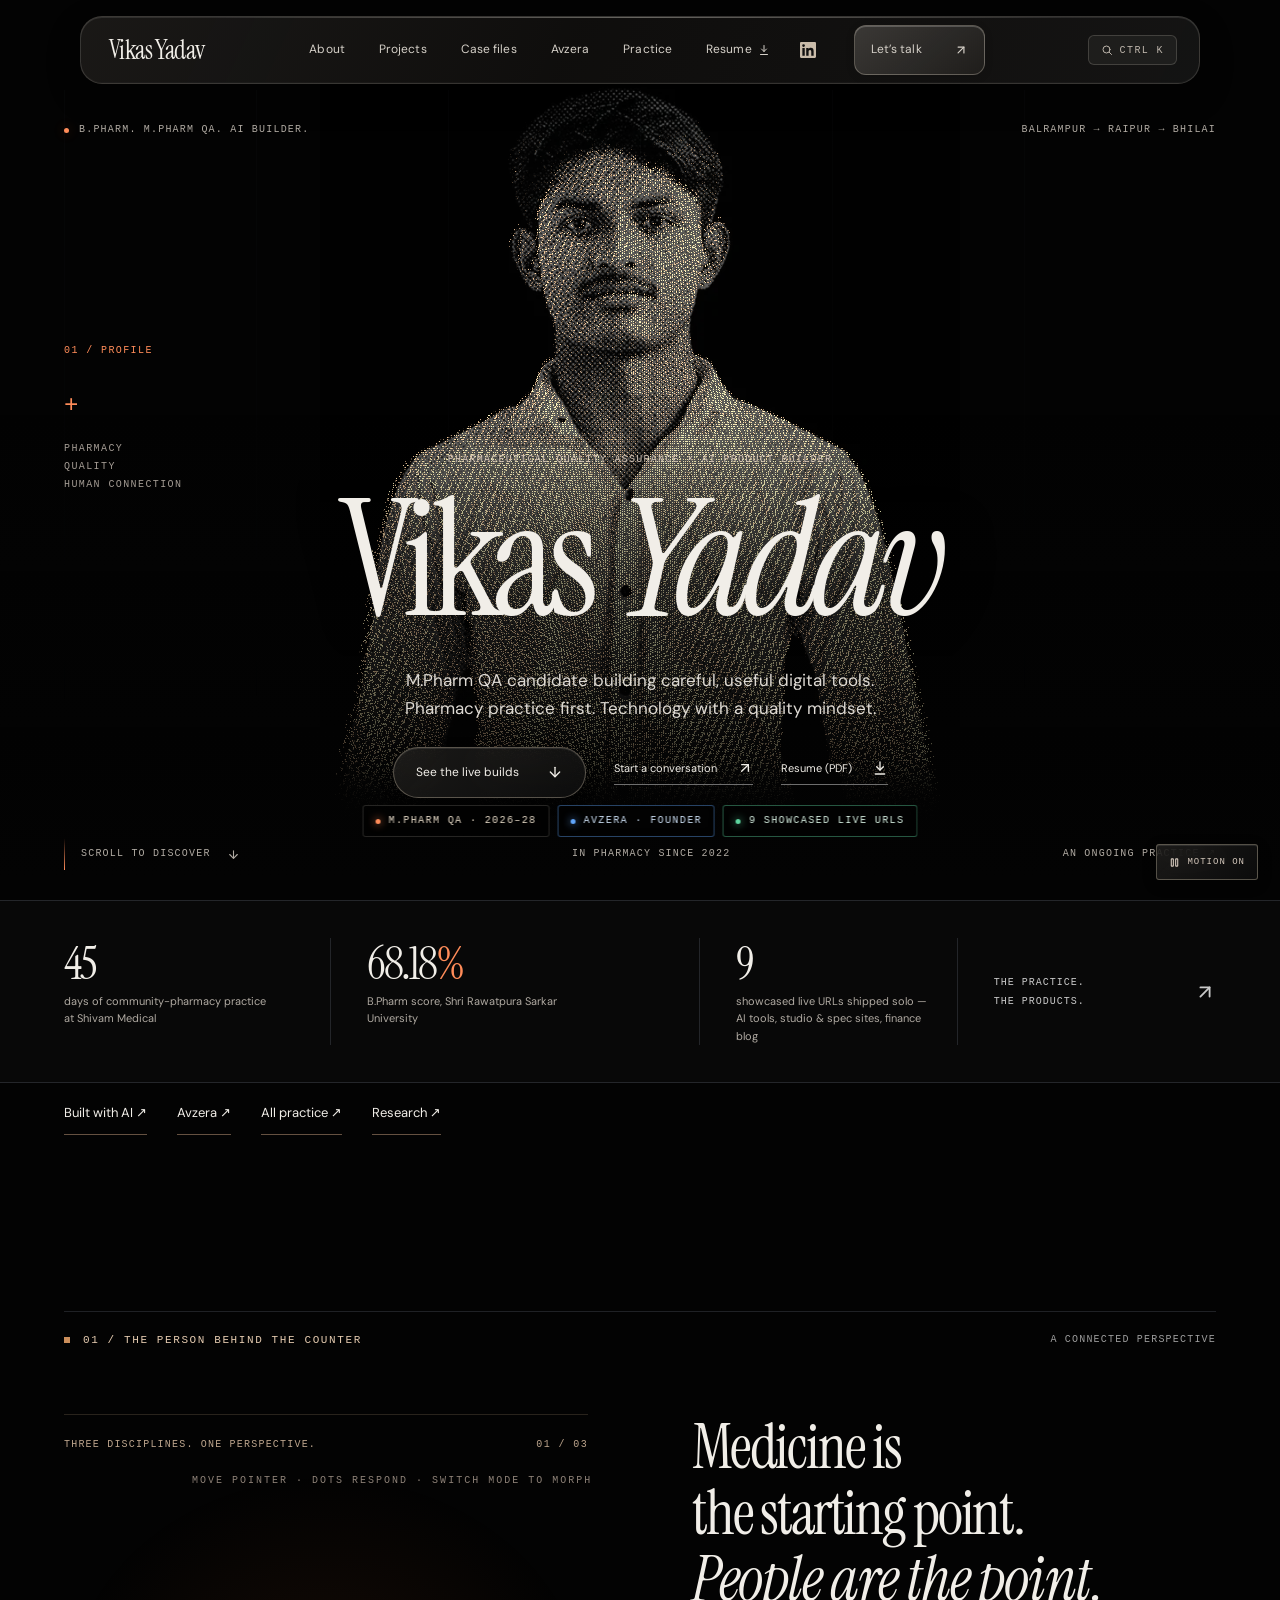
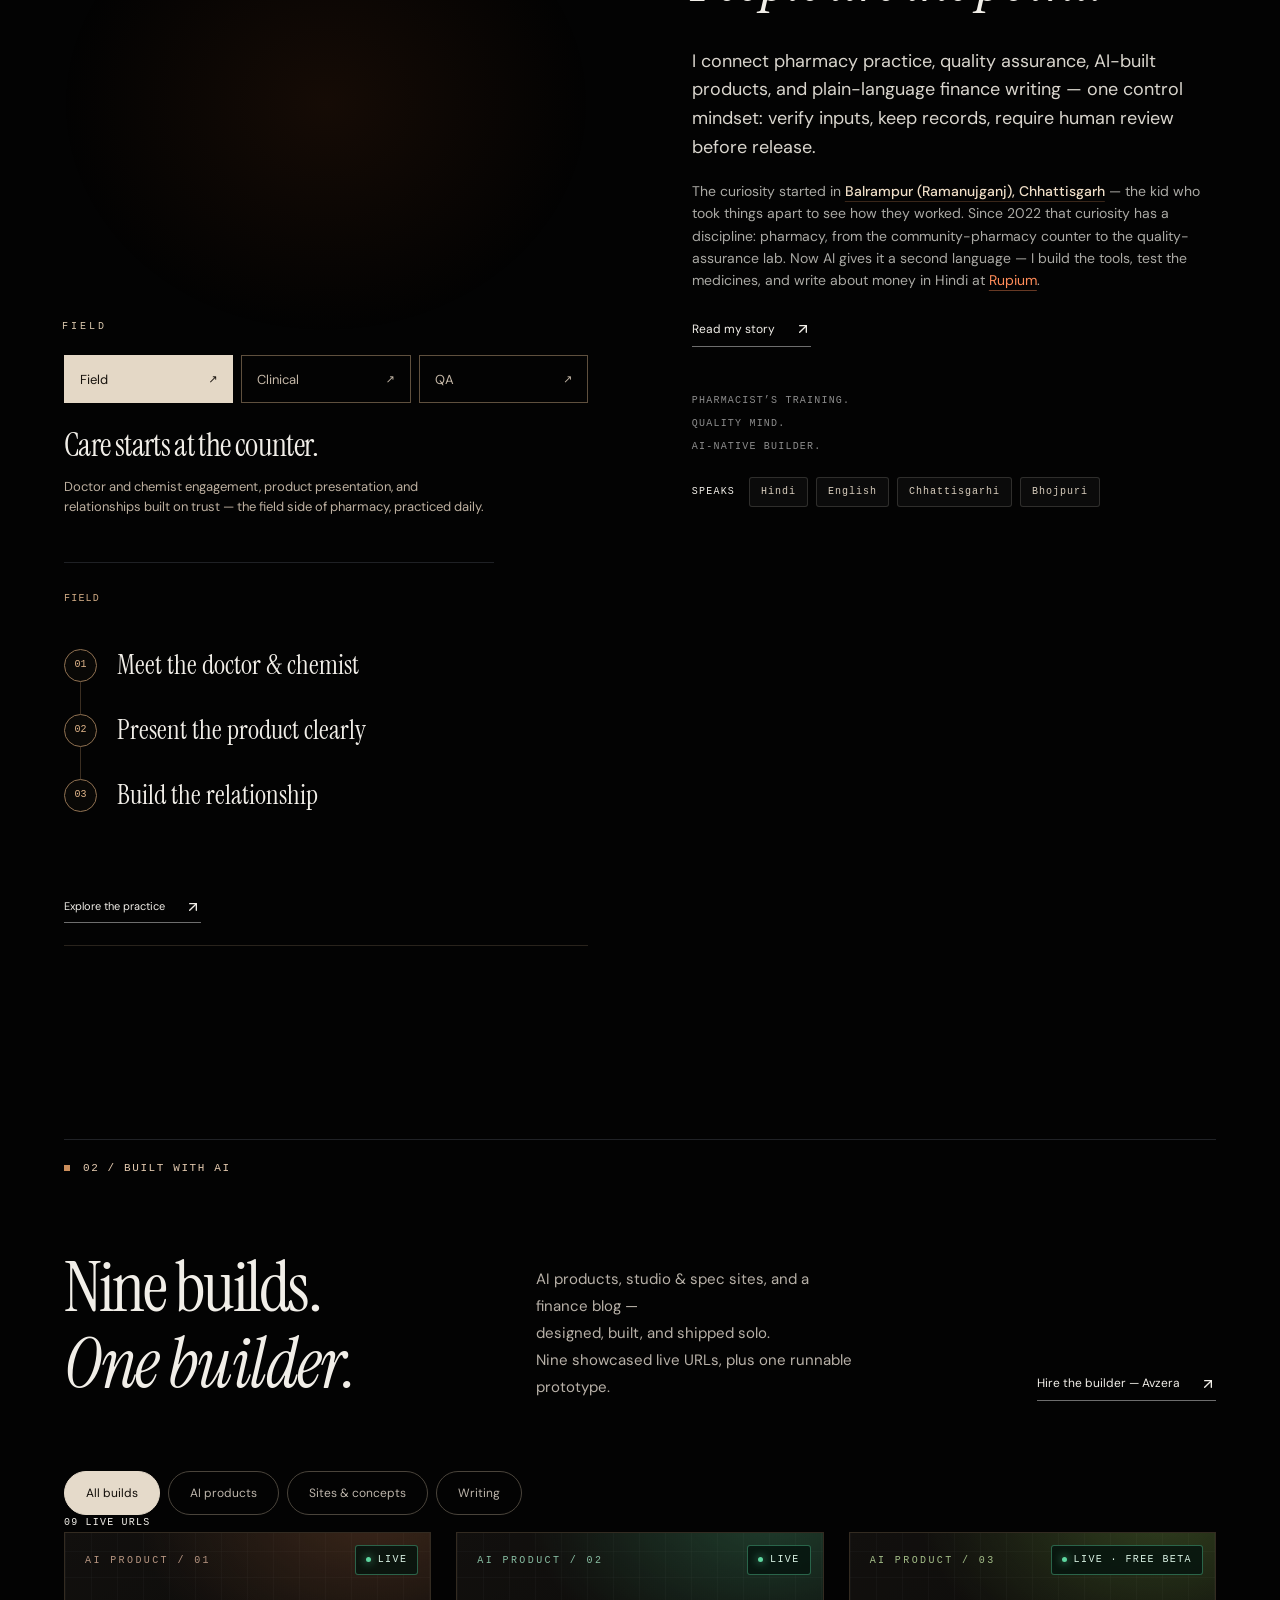
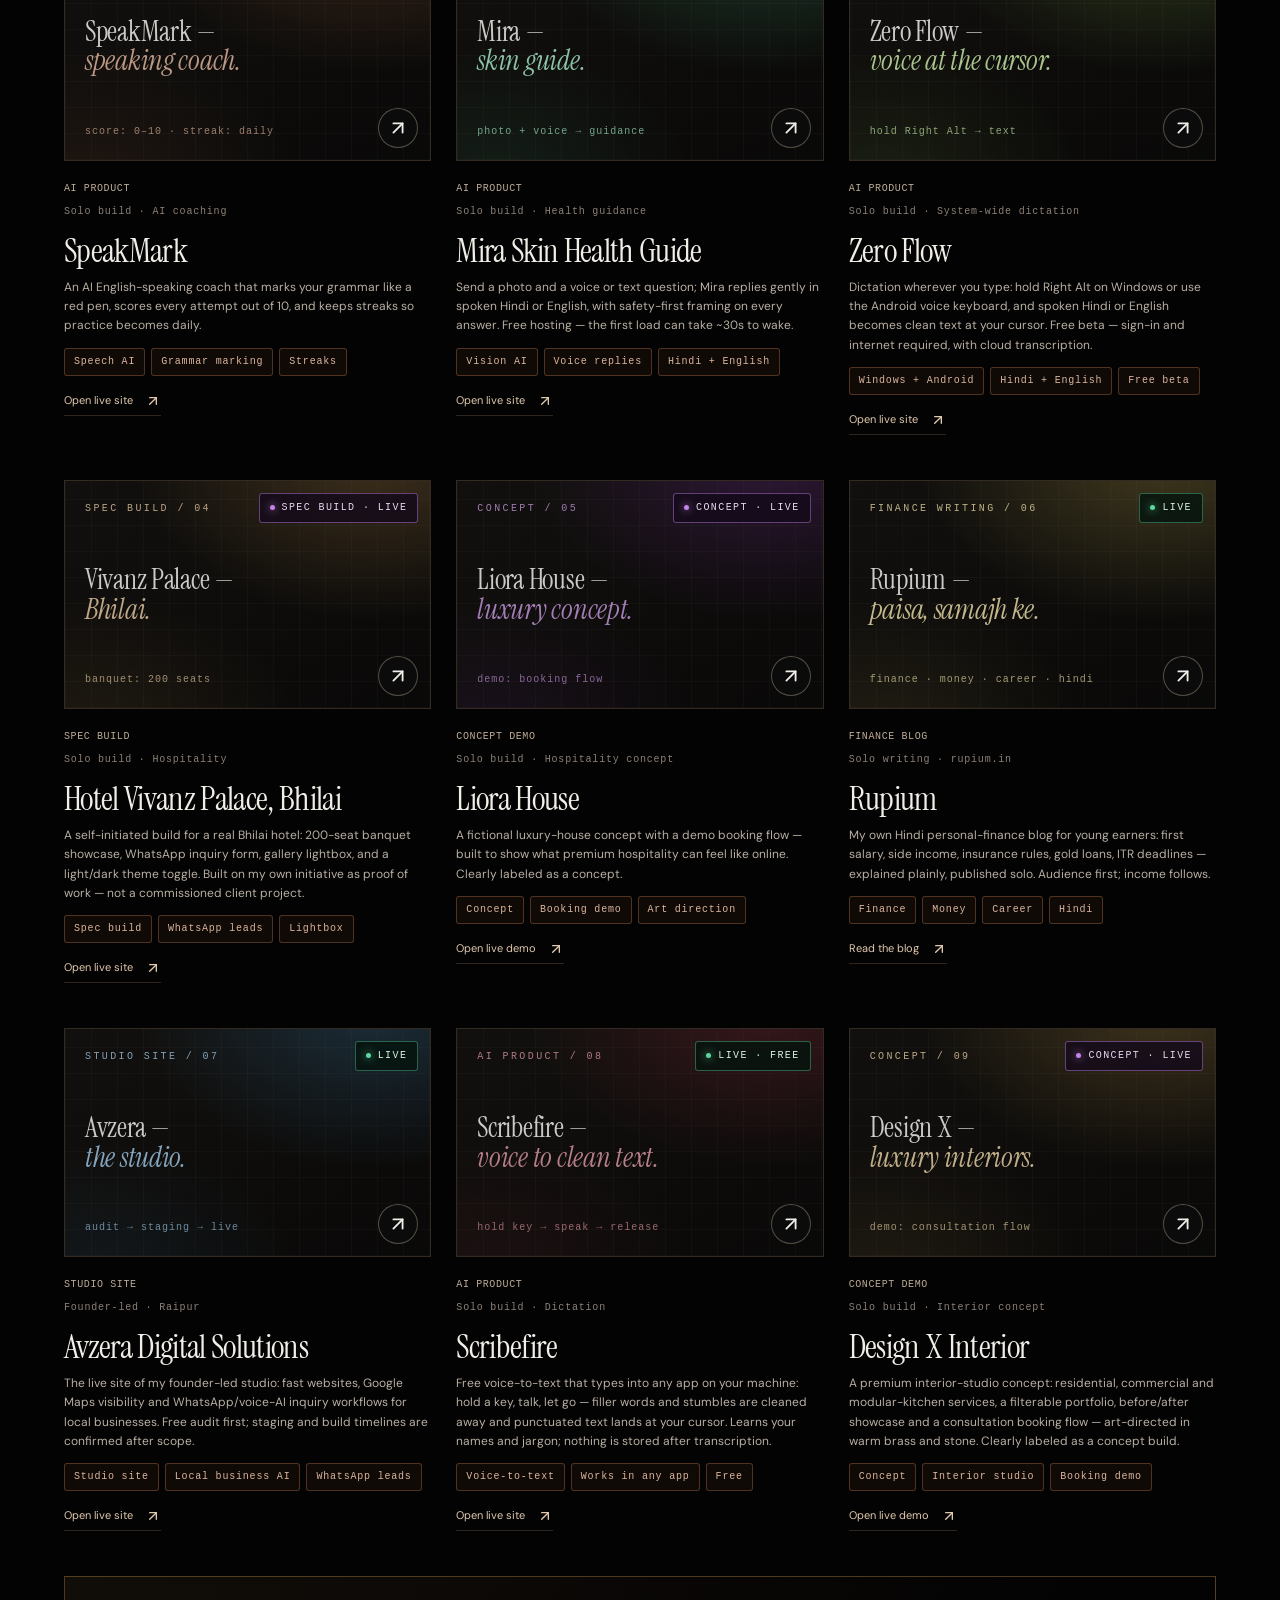
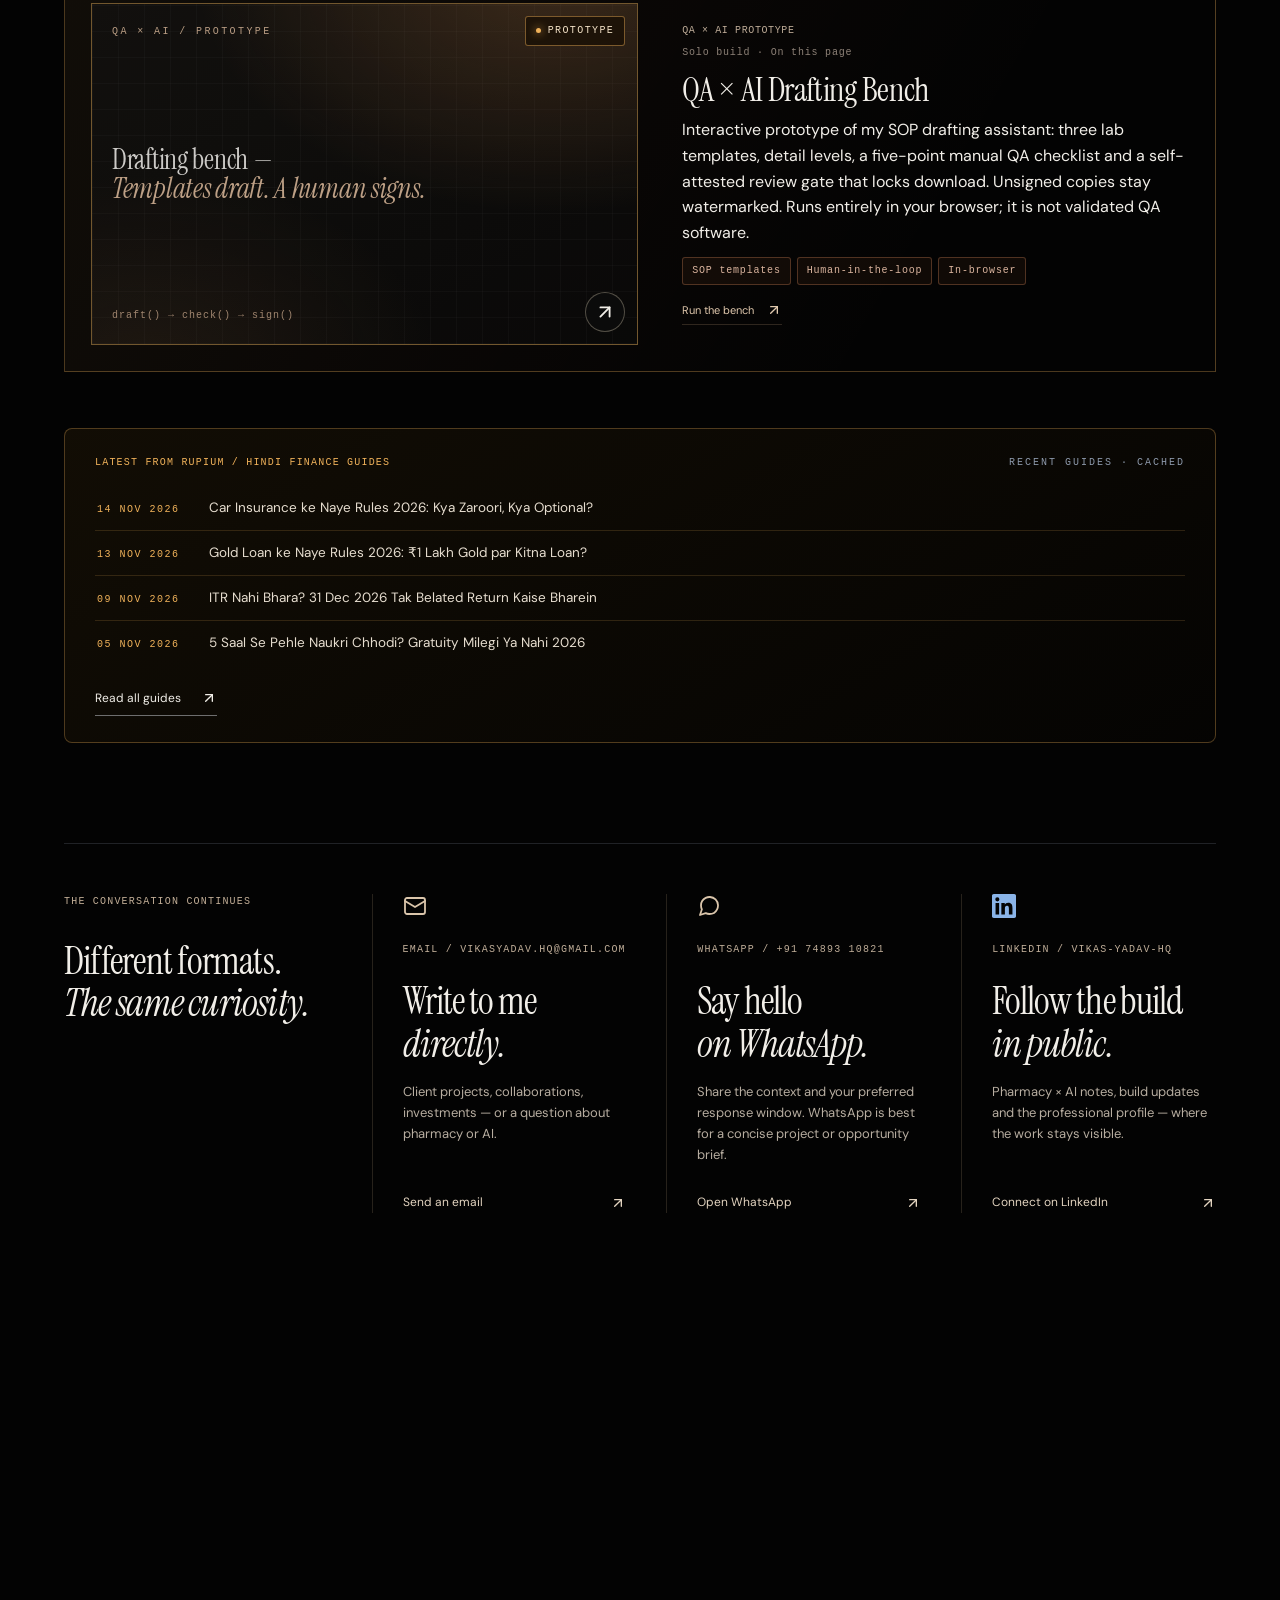
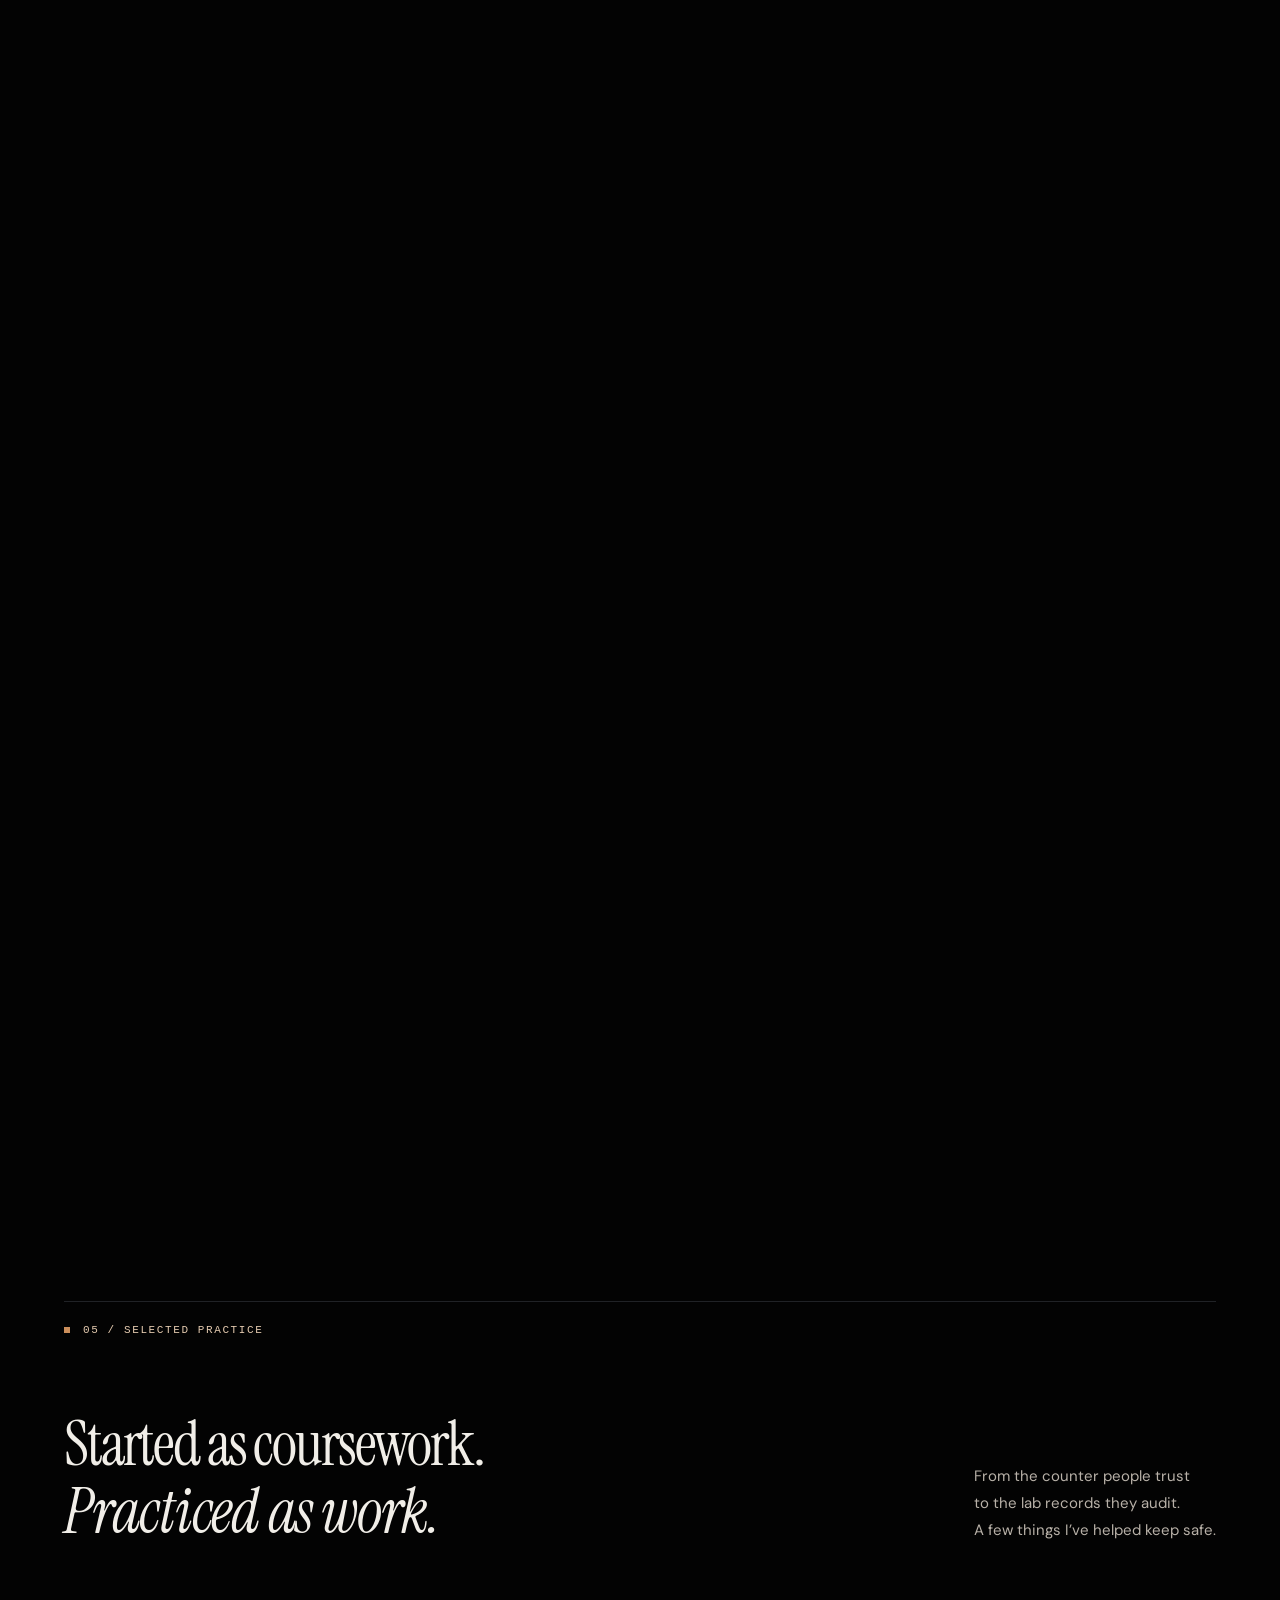
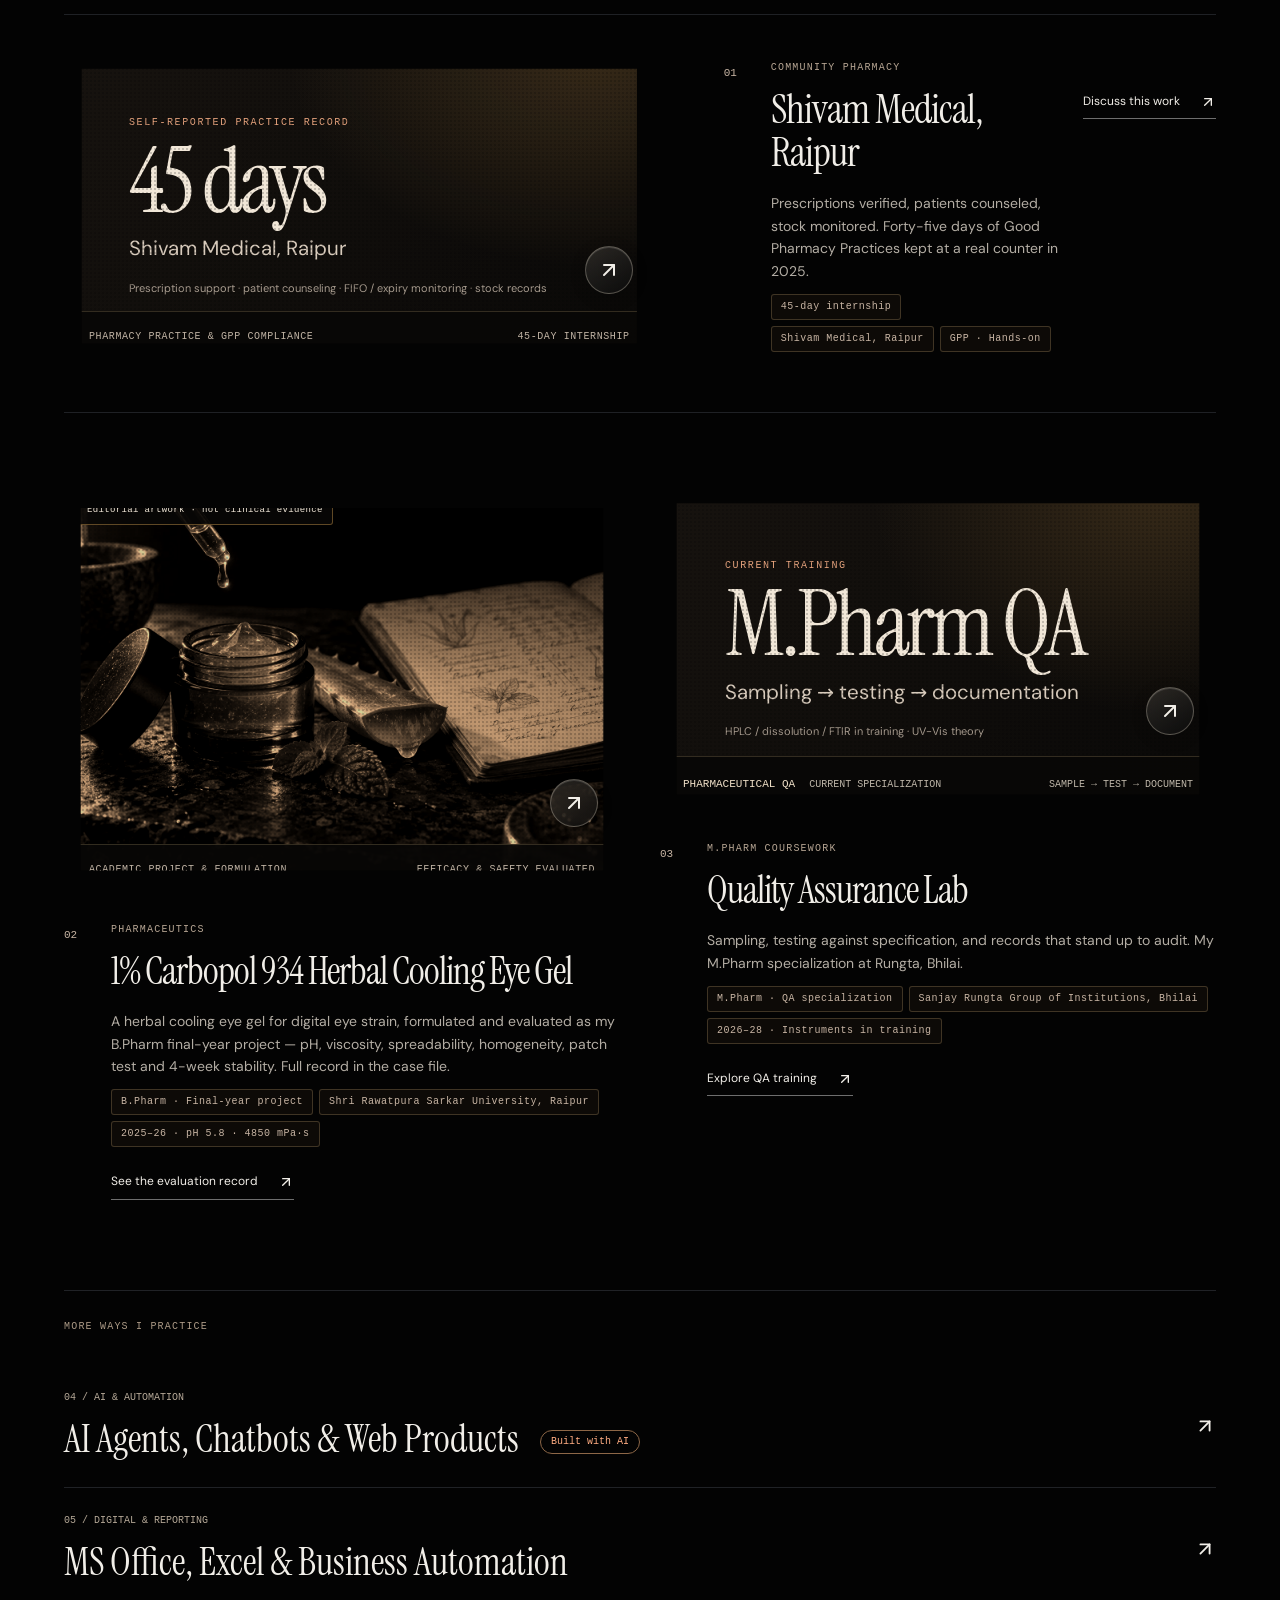
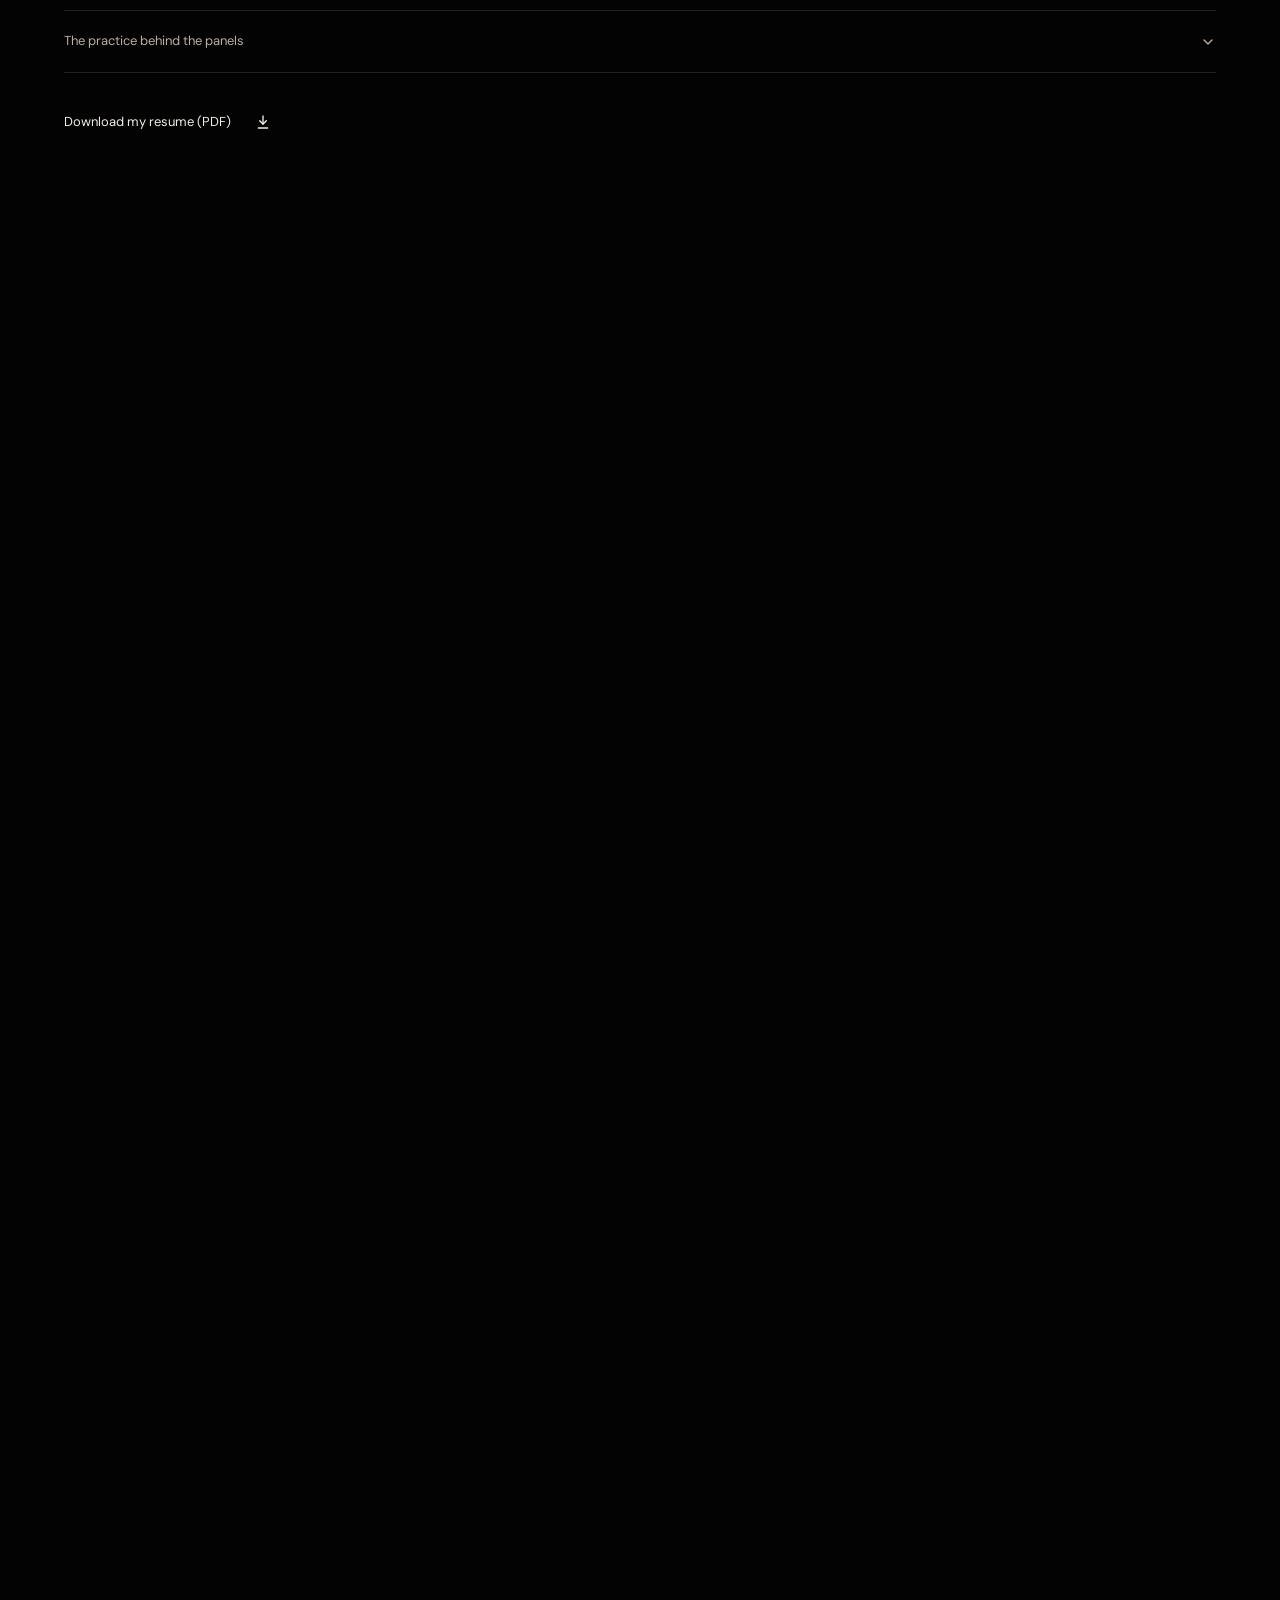
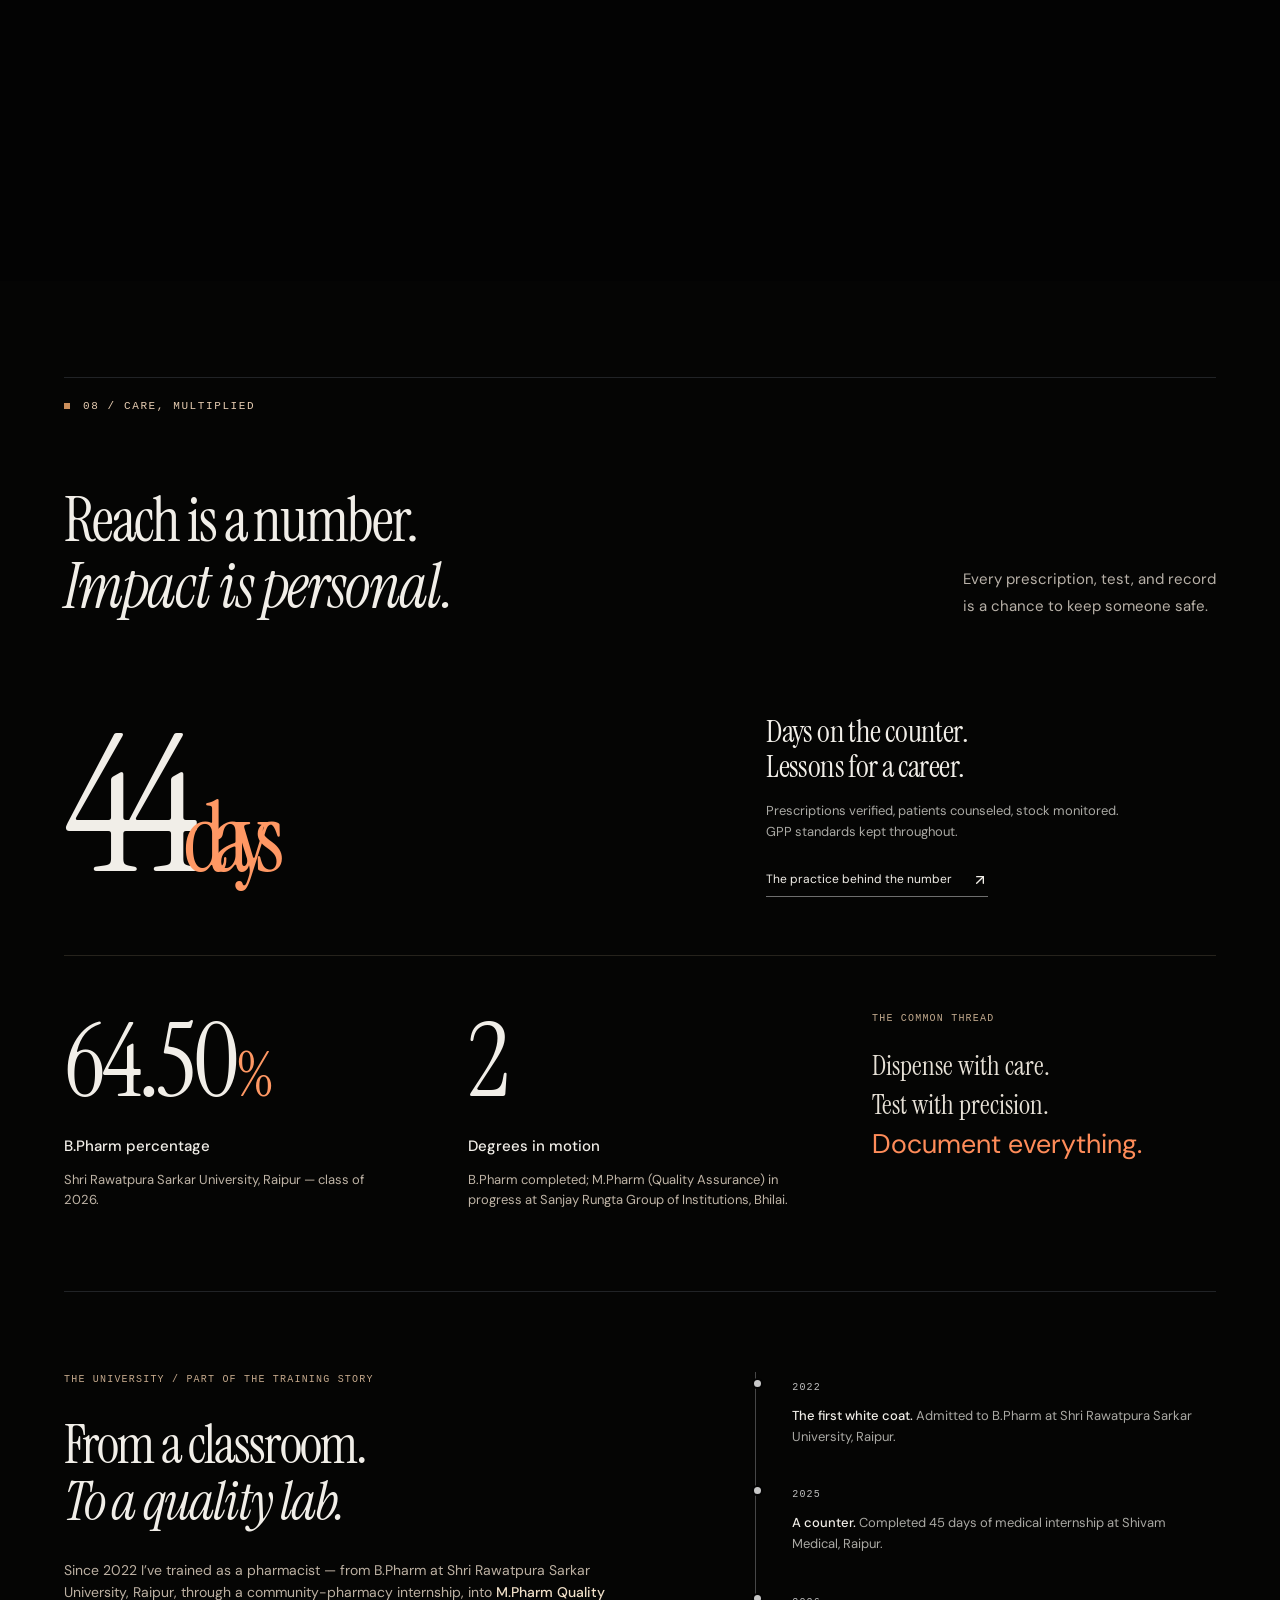
<file: index.html>
<!DOCTYPE html>
<html lang="en" data-scroll-behavior="smooth">
<head> 
<meta charset="UTF-8">
  <meta name="google-site-verification" content="XQs_oGVCGzLvOKYPtHXGbARqwh41KsDZ4HEIE8ExHZ0" />
  <meta name="p:domain_verify" content="255053defa3b6eca3a24103471193474"/>
<meta name="viewport" content="width=device-width, initial-scale=1.0">
<title>Vikas Vivaan Yadav — B.Pharm | M.Pharm Quality Assurance</title>
<meta name="description" content="Portfolio of Vikas Yadav — B.Pharm graduate, M.Pharm (Pharmaceutical Quality Assurance) candidate, and AI-native builder. Nine showcased live URLs, a runnable QA × AI drafting bench, pharmacy practice and GPP compliance.">
<meta name="theme-color" content="#030303">
<meta property="og:type" content="website">
<meta property="og:title" content="Vikas Vivaan Yadav — B.Pharm | M.Pharm Quality Assurance">
<meta property="og:description" content="I dispense with care, test with precision, and build with AI — nine showcased live URLs plus a runnable QA × AI drafting bench.">
<meta property="og:image" content="https://vikasyadav.is-a.dev/assets/og-card.jpg">
<meta property="og:image:width" content="1200">
<meta property="og:image:height" content="630">
<meta property="og:url" content="https://vikasyadav.is-a.dev/">
<meta name="twitter:card" content="summary_large_image">
<meta name="twitter:title" content="Vikas Vivaan Yadav — B.Pharm | M.Pharm Quality Assurance">
<meta name="twitter:description" content="I dispense with care, test with precision, and build with AI — nine showcased live URLs plus a runnable QA × AI drafting bench.">
<meta name="twitter:image" content="https://vikasyadav.is-a.dev/assets/og-card.jpg">
<link rel="canonical" href="https://vikasyadav.is-a.dev/">
<script type="application/ld+json">
{
  "@context": "https://schema.org",
  "@type": "Person",
  "name": "Vikas Vivaan Yadav",
    "alternateName": ["Vikas Yadav", "Vikas Vivaan", "Vikas Vivan"],
  "url": "https://vikasyadav.is-a.dev/",
  "image": "https://vikasyadav.is-a.dev/assets/og-card.jpg",
  "jobTitle": "Pharmacy graduate, M.Pharm (Quality Assurance) candidate, AI-native builder",
  "description": "B.Pharm graduate and M.Pharm Pharmaceutical Quality Assurance candidate who builds live AI products solo; founder of Avzera Digital Solutions.",
  "email": "mailto:vikasyadav.hq@gmail.com",
  "telephone": "+91-74893-10821",
  "address": { "@type": "PostalAddress", "addressLocality": "Bhilai", "addressRegion": "Chhattisgarh", "addressCountry": "IN" },
  "alumniOf": [
    { "@type": "CollegeOrUniversity", "name": "Shri Rawatpura Sarkar University, Raipur" }
  ],
  "affiliation": { "@type": "CollegeOrUniversity", "name": "Sanjay Rungta Group of Institutions, Bhilai" },
  "worksFor": { "@type": "Organization", "name": "Avzera Digital Solutions" },
  "knowsAbout": ["Pharmaceutical Quality Assurance", "Good Pharmacy Practices", "AI agents and automation", "Web app development", "Hindi personal-finance writing"],
  "sameAs": ["https://www.linkedin.com/in/vikasvivaan", "https://github.com/VikasVivaan", "https://www.youtube.com/@VikasVivaan", "https://x.com/VikasVivaanY", "https://www.instagram.com/vikasvivaanyadav", "https://www.threads.com/@vikasvivaanyadav", "https://www.snapchat.com/@vikasvivaan", "https://medium.com/@vikasvivaan", "https://gravatar.com/vikasvivaan", "https://www.facebook.com/vikasvivaanyadav", "https://dev.to/vikasvivaan", "https://www.reddit.com/user/VikasVivaan", "https://www.producthunt.com/@vikasvivaan", "https://vikasvivaan.substack.com", "https://www.pinterest.com/vikasvivaan", "https://linktr.ee/VikasVivaan", "https://www.fiverr.com/vikasvivaan", "https://contra.com/vikasvivaan", "https://www.behance.net/vikasvivaan", "https://www.freelancer.com/u/vikasvivaan", "https://www.rupium.in"]
}
</script>
<link rel="preload" as="font" type="font/woff2" href="assets/fonts/dm-sans-latin.woff2" crossorigin>
<link rel="preload" as="font" type="font/woff2" href="assets/fonts/instrument-serif-latin.woff2" crossorigin>
<link rel="preload" as="font" type="font/woff2" href="assets/fonts/instrument-serif-italic-latin.woff2" crossorigin>
<link rel="preload" as="image" href="assets/portrait-720.webp" imagesrcset="assets/portrait-560.webp 560w, assets/portrait-720.webp 720w, assets/portrait.webp 880w" imagesizes="(max-width:700px) 430px, 620px" fetchpriority="high">
<link rel="stylesheet" href="css/style.css">
<link rel="icon" href="data:image/svg+xml,%3Csvg xmlns='http://www.w3.org/2000/svg' viewBox='0 0 64 64'%3E%3Crect width='64' height='64' rx='14' fill='%23030303'/%3E%3Ctext x='32' y='44' font-family='Georgia,serif' font-size='36' fill='%23ff8c59' text-anchor='middle' font-style='italic'%3EV%3C/text%3E%3C/svg%3E">
</head>
<body>

<div class="scroll-progress" aria-hidden="true"></div>
<div class="scene-backdrop" aria-hidden="true">
  <figure class="hero-portrait">
    <img src="assets/portrait.webp" srcset="assets/portrait-560.webp 560w, assets/portrait-720.webp 720w, assets/portrait.webp 880w" sizes="(max-width:700px) 430px, 620px" alt="Vikas Yadav — halftone duotone portrait" fetchpriority="high" width="880" height="1100">
  </figure>
  <canvas class="hero-particles" aria-hidden="true"></canvas>
</div>

<a class="skip-link" href="#main">Skip to content</a>

<!-- ============ MOTION TOGGLE ============ -->
<button class="motion-toggle" id="motionToggle" aria-pressed="true" title="Toggle animations">
  <svg class="motion-icon-on" width="11" height="11" viewBox="0 0 24 24" fill="none" stroke="currentColor" stroke-width="2.4" stroke-linecap="round"><rect x="5" y="4" width="4.5" height="16" rx="1"/><rect x="14.5" y="4" width="4.5" height="16" rx="1"/></svg>
  <svg class="motion-icon-off" width="11" height="11" viewBox="0 0 24 24" fill="currentColor" stroke="currentColor" stroke-width="2" stroke-linejoin="round"><polygon points="6 3 20 12 6 21 6 3"/></svg>
  <span id="motionLabel">MOTION ON</span>
</button>

<button class="live-effects" id="liveEffects" aria-pressed="false">Enable live effects</button>

<!-- ============ NAVIGATION ============ -->
<header class="navigation" id="navigation">
  <a class="nav-brand" href="#top">Vikas Yadav</a>
  <nav class="nav-links" id="navLinks" aria-label="Primary">
    <a href="#about" data-nav="about"><span class="signal-text"><span class="signal-text-size">About</span><span class="signal-text-live">About</span></span></a>
    <a href="#projects" data-nav="projects"><span class="signal-text"><span class="signal-text-size">Projects</span><span class="signal-text-live">Projects</span></span></a>
    <a href="#case-studies" data-nav="case-studies"><span class="signal-text"><span class="signal-text-size">Case files</span><span class="signal-text-live">Case files</span></span></a>
    <a href="#avzera" data-nav="avzera"><span class="signal-text"><span class="signal-text-size">Avzera</span><span class="signal-text-live">Avzera</span></span></a>
    <a href="#work" data-nav="work"><span class="signal-text"><span class="signal-text-size">Practice</span><span class="signal-text-live">Practice</span></span></a>
    <a href="assets/vikas-yadav-resume.pdf" download><span class="signal-text"><span class="signal-text-size">Resume</span><span class="signal-text-live">Resume</span></span>
      <svg width="12" height="12" viewBox="0 0 24 24" fill="none" stroke="currentColor" stroke-width="2" stroke-linecap="round" stroke-linejoin="round"><path d="M12 3v12"/><path d="m7 10 5 5 5-5"/><path d="M5 21h14"/></svg>
    </a>
    <a href="https://www.linkedin.com/in/vikas-yadav-hq/" target="_blank" rel="noopener noreferrer" class="nav-linkedin" aria-label="Vikas Yadav on LinkedIn" title="LinkedIn">
      <svg width="16" height="16" viewBox="0 0 24 24" fill="currentColor" aria-hidden="true"><path d="M20.447 20.452h-3.554v-5.569c0-1.328-.027-3.037-1.852-3.037-1.853 0-2.136 1.445-2.136 2.939v5.667H9.351V9h3.414v1.561h.046c.477-.9 1.637-1.85 3.37-1.85 3.601 0 4.267 2.37 4.267 5.455v6.286zM5.337 7.433a2.062 2.062 0 0 1-2.063-2.065 2.064 2.064 0 1 1 2.063 2.065zm1.782 13.019H3.555V9h3.564v11.452zM22.225 0H1.771C.792 0 0 .774 0 1.729v20.542C0 23.227.792 24 1.771 24h20.451C23.2 24 24 23.227 24 22.271V1.729C24 .774 23.2 0 22.222 0h.003z"/></svg>
    </a>
    <button class="menu-palette" id="paletteHintMobile" type="button">
      <span>Search / commands</span>
      <svg width="18" height="18" viewBox="0 0 24 24" fill="none" stroke="currentColor" stroke-width="2" stroke-linecap="round" stroke-linejoin="round"><circle cx="11" cy="11" r="7"/><path d="m21 21-4.3-4.3"/></svg>
    </button>
    <button class="menu-tool" id="mobileMotion" type="button" aria-pressed="true">Motion on</button>
    <button class="menu-tool" id="mobileEffects" type="button" aria-pressed="false">Enable effects</button>
    <a href="#contact" class="nav-contact"><span class="signal-text"><span class="signal-text-size">Let’s talk</span><span class="signal-text-live">Let’s talk</span></span>
      <svg width="14" height="14" viewBox="0 0 24 24" fill="none" stroke="currentColor" stroke-width="2" stroke-linecap="round" stroke-linejoin="round"><path d="M7 7h10v10"/><path d="M7 17 17 7"/></svg>
    </a>
  </nav>
  <button class="palette-hint" id="paletteHint" type="button" title="Open command palette (Ctrl+K)">
    <svg width="12" height="12" viewBox="0 0 24 24" fill="none" stroke="currentColor" stroke-width="2" stroke-linecap="round" stroke-linejoin="round"><circle cx="11" cy="11" r="7"/><path d="m21 21-4.3-4.3"/></svg>
    <span>CTRL K</span>
  </button>
  <button class="menu-toggle" id="menuToggle" aria-expanded="false" aria-controls="navLinks">
    <span>Menu</span>
    <svg width="18" height="18" viewBox="0 0 24 24" fill="none" stroke="currentColor" stroke-width="1.8" stroke-linecap="round"><line x1="3" y1="7" x2="21" y2="7"/><line x1="3" y1="12" x2="21" y2="12"/><line x1="3" y1="17" x2="21" y2="17"/></svg>
  </button>
</header>

<main id="main">

<!-- ============ HERO ============ -->
<section class="hero" id="top">
  <div class="hero-grid" aria-hidden="true"></div>

  <div class="hero-topline">
    <span><i class="live-dot"></i> B.PHARM. M.PHARM QA. AI BUILDER.</span>
    <span>BALRAMPUR → RAIPUR → BHILAI</span>
  </div>

  <div class="hero-content">
    <span class="hero-kicker" data-glitch><span class="signal-text"><span class="signal-text-size">PHARMACEUTICAL QUALITY ASSURANCE × AI PRODUCT BUILDER</span><span class="signal-text-live">PHARMACEUTICAL QUALITY ASSURANCE × AI PRODUCT BUILDER</span></span></span>
    <h1>
      <span class="line-mask"><span class="reveal-line">Vikas <em>Yadav</em></span></span>
    </h1>
    <div class="hero-description">
      <p>M.Pharm QA candidate building careful, useful digital tools.<br class="desktop-break"> Pharmacy practice first. Technology with a quality mindset.</p>
      <div class="hero-actions">
        <a class="pill-link" href="#projects"><span class="signal-text"><span class="signal-text-size">See the live builds</span><span class="signal-text-live">See the live builds</span></span>
          <svg width="16" height="16" viewBox="0 0 24 24" fill="none" stroke="currentColor" stroke-width="2" stroke-linecap="round" stroke-linejoin="round"><path d="M12 5v14"/><path d="m19 12-7 7-7-7"/></svg>
        </a>
        <a class="text-link" href="#contact"><span class="signal-text"><span class="signal-text-size">Start a conversation</span><span class="signal-text-live">Start a conversation</span></span>
          <svg width="16" height="16" viewBox="0 0 24 24" fill="none" stroke="currentColor" stroke-width="2" stroke-linecap="round" stroke-linejoin="round"><path d="M7 7h10v10"/><path d="M7 17 17 7"/></svg>
        </a>
        <a class="text-link" href="assets/vikas-yadav-resume.pdf" download><span class="signal-text"><span class="signal-text-size">Resume (PDF)</span><span class="signal-text-live">Resume (PDF)</span></span>
          <svg width="16" height="16" viewBox="0 0 24 24" fill="none" stroke="currentColor" stroke-width="2" stroke-linecap="round" stroke-linejoin="round"><path d="M12 3v12"/><path d="m7 10 5 5 5-5"/><path d="M5 21h14"/></svg>
        </a>
      </div>
      <div class="hero-status" aria-label="Current status">
        <span class="status-chip"><i class="live-dot"></i> M.PHARM QA · 2026–28</span>
        <span class="status-chip status-chip-blue"><i></i> AVZERA · FOUNDER</span>
        <span class="status-chip status-chip-green"><i></i> 9 SHOWCASED LIVE URLS</span>
      </div>
    </div>
  </div>

  <div class="hero-side-note" aria-hidden="true">
    <span>01 / PROFILE</span>
    <span>PHARMACY<br>QUALITY<br>HUMAN CONNECTION</span>
  </div>

  <div class="hero-bottom">
    <a href="#about"><span class="scroll-line"></span> SCROLL TO DISCOVER
      <svg width="13" height="13" viewBox="0 0 24 24" fill="none" stroke="currentColor" stroke-width="2" stroke-linecap="round" stroke-linejoin="round"><path d="M12 5v14"/><path d="m19 12-7 7-7-7"/></svg>
    </a>
    <span>IN PHARMACY SINCE 2022</span>
    <span class="hero-edition">AN ONGOING PRACTICE ↗</span>
  </div>
</section>

<!-- ============ PROOF STRIP ============ -->
<section class="proof-strip" aria-label="Career highlights">
  <div>
    <strong><span class="count" data-count="45">0</span><span class="suffix"></span></strong>
    <p>days of community-pharmacy practice at Shivam Medical</p>
  </div>
  <div>
    <strong><span class="count" data-count="68.18" data-format="dec2">0</span><span class="suffix">%</span></strong>
    <p>B.Pharm score, Shri Rawatpura Sarkar University</p>
  </div>
  <div>
    <strong><span class="count" data-count="9">0</span><span class="suffix"></span></strong>
    <p>showcased live URLs shipped solo — AI tools, studio &amp; spec sites, finance blog</p>
  </div>
  <a href="#projects">THE PRACTICE.<br>THE PRODUCTS.
    <svg width="22" height="22" viewBox="0 0 24 24" fill="none" stroke="currentColor" stroke-width="2" stroke-linecap="round" stroke-linejoin="round"><path d="M7 7h10v10"/><path d="M7 17 17 7"/></svg>
  </a>
</section>

<div class="chapter-index solid-section">
  <a href="#projects">Built with AI ↗</a>
  <a href="#avzera">Avzera ↗</a>
  <a href="#work">All practice ↗</a>
  <a href="#research">Research ↗</a>
</div>

<!-- ============ ABOUT ============ -->
<section id="about" class="about chapter solid-section">
  <div class="section-label">
    <span data-glitch><span class="signal-text"><span class="signal-text-size">01 / THE PERSON BEHIND THE COUNTER</span><span class="signal-text-live">01 / THE PERSON BEHIND THE COUNTER</span></span></span>
    <span>A CONNECTED PERSPECTIVE</span>
  </div>
  <div class="about-grid">
    <div class="about-copy" data-reveal>
      <h2>Medicine is<br>the starting point.<br><em>People are the point.</em></h2>
      <p class="lead">I connect pharmacy practice, quality assurance, AI-built products, and plain-language finance writing — one control mindset: verify inputs, keep records, require human review before release.</p>
      <p>The curiosity started in <strong class="copy-highlight">Balrampur (Ramanujganj), Chhattisgarh</strong> — the kid who took things apart to see how they worked. Since 2022 that curiosity has a discipline: pharmacy, from the community-pharmacy counter to the quality-assurance lab. Now AI gives it a second language — I build the tools, test the medicines, and write about money in Hindi at <a class="copy-link" href="https://www.rupium.in" target="_blank" rel="noopener noreferrer">Rupium</a>.</p>
      <a class="text-link" href="#journey">Read my story
        <svg width="16" height="16" viewBox="0 0 24 24" fill="none" stroke="currentColor" stroke-width="2" stroke-linecap="round" stroke-linejoin="round"><path d="M7 7h10v10"/><path d="M7 17 17 7"/></svg>
      </a>
      <div class="identity-notes">
        <span>PHARMACIST’S TRAINING.</span>
        <span>QUALITY MIND.</span>
        <span>AI-NATIVE BUILDER.</span>
      </div>
      <div class="lang-strip" aria-label="Languages">
        <span class="eyebrow">SPEAKS</span>
        <span>Hindi</span><span>English</span><span>Chhattisgarhi</span><span>Bhojpuri</span>
      </div>
    </div>

    <div class="signal-explorer">
      <div class="signal-topline">
        <span class="eyebrow">THREE DISCIPLINES. ONE PERSPECTIVE.</span>
        <span>01 / 03</span>
      </div>
      <div class="signal-visual signal-visual-dots" id="signalVisual1">
        <canvas id="signalCanvas1" aria-hidden="true"></canvas>
        <div class="signal-fallback" aria-hidden="true"><i></i><i></i><i></i><i></i><i></i></div>
        <span class="signal-dot-hint">MOVE POINTER · DOTS RESPOND · SWITCH MODE TO MORPH</span>
        <span class="signal-center-label">CHOOSE A PERSPECTIVE</span>
      </div>
      <div class="signal-options" role="group" aria-label="Choose a perspective">
        <button type="button" aria-pressed="true" data-mode="field">Field <i>↗</i></button>
        <button type="button" aria-pressed="false" data-mode="clinical">Clinical <i>↗</i></button>
        <button type="button" aria-pressed="false" data-mode="qa">QA <i>↗</i></button>
      </div>
      <div class="signal-story" aria-live="polite">
        <h3 id="signalTitle1">Care starts at the counter.</h3>
        <p id="signalText1">Doctor and chemist engagement, product presentation, and relationships built on trust — the field side of pharmacy, practiced daily.</p>
        <div class="thinking-path">
          <span class="eyebrow" id="signalPathLabel1">FIELD</span>
          <ol id="signalPath1">
            <li style="animation-delay:0ms"><span>01</span>Meet the doctor &amp; chemist</li>
            <li style="animation-delay:70ms"><span>02</span>Present the product clearly</li>
            <li style="animation-delay:140ms"><span>03</span>Build the relationship</li>
          </ol>
        </div>
        <a class="text-link" href="#work">Explore the practice
          <svg width="16" height="16" viewBox="0 0 24 24" fill="none" stroke="currentColor" stroke-width="2" stroke-linecap="round" stroke-linejoin="round"><path d="M7 7h10v10"/><path d="M7 17 17 7"/></svg>
        </a>
      </div>
    </div>
  </div>
</section>

<!-- ============ BUILT WITH AI / SHOWCASE ============ -->
<section class="media-showcase chapter solid-section" id="projects">
  <div class="section-label">
    <span data-glitch><span class="signal-text"><span class="signal-text-size">02 / BUILT WITH AI</span><span class="signal-text-live">02 / BUILT WITH AI</span></span></span>
    <span>SHIPPED. LIVE. DOCUMENTED.</span>
  </div>
  <div class="selected-heading" data-editorial-reveal>
    <h2>Nine builds.<br><em>One builder.</em></h2>
    <p>AI products, studio &amp; spec sites, and a finance blog —<br>designed, built, and shipped solo.<br>Nine showcased live URLs, plus one runnable prototype.</p>
    <a class="text-link" href="#avzera">Hire the builder — Avzera
      <svg width="16" height="16" viewBox="0 0 24 24" fill="none" stroke="currentColor" stroke-width="2" stroke-linecap="round" stroke-linejoin="round"><path d="M7 7h10v10"/><path d="M7 17 17 7"/></svg>
    </a>
  </div>

  <div class="showcase-filters" role="group" aria-label="Filter projects">
    <button aria-pressed="true" data-filter="all">All builds</button>
    <button aria-pressed="false" data-filter="ai">AI products</button>
    <button aria-pressed="false" data-filter="client">Sites &amp; concepts</button>
    <button aria-pressed="false" data-filter="writing">Writing</button>
  </div>

  <span class="eyebrow showcase-count" aria-live="polite"><span id="showcaseCount">09</span> <span id="showcaseCountLabel">LIVE URLS</span></span>

  <div class="showcase-grid" id="showcaseGrid">
    <article class="showcase-card" data-channel="ai">
      <a class="showcase-screen" style="--show-hue:22" href="https://speakmark.vercel.app" target="_blank" rel="noopener noreferrer">
        <span class="showcase-art"><span class="showcase-kicker">AI PRODUCT / 01</span><span class="showcase-title">SpeakMark —<br><em>speaking coach.</em></span><span class="showcase-code">score: 0–10 · streak: daily</span></span>
        <span class="showcase-status"><i class="live-dot"></i> LIVE</span>
        <span class="showcase-arrow"><svg width="22" height="22" viewBox="0 0 24 24" fill="none" stroke="currentColor" stroke-width="2" stroke-linecap="round" stroke-linejoin="round"><path d="M7 7h10v10"/><path d="M7 17 17 7"/></svg></span>
      </a>
      <div class="showcase-meta"><span class="eyebrow">AI product</span><span class="showcase-credit">Solo build · AI coaching</span></div>
      <h3>SpeakMark</h3>
      <p>An AI English-speaking coach that marks your grammar like a red pen, scores every attempt out of 10, and keeps streaks so practice becomes daily.</p>
      <div class="showcase-tags"><span>Speech AI</span><span>Grammar marking</span><span>Streaks</span></div>
      <a class="text-link" href="https://speakmark.vercel.app" target="_blank" rel="noopener noreferrer">Open live site
        <svg width="16" height="16" viewBox="0 0 24 24" fill="none" stroke="currentColor" stroke-width="2" stroke-linecap="round" stroke-linejoin="round"><path d="M7 7h10v10"/><path d="M7 17 17 7"/></svg>
      </a>
    </article>

    <article class="showcase-card" data-channel="ai">
      <a class="showcase-screen" style="--show-hue:150" href="https://mira-skin-guide.onrender.com" target="_blank" rel="noopener noreferrer">
        <span class="showcase-art"><span class="showcase-kicker">AI PRODUCT / 02</span><span class="showcase-title">Mira —<br><em>skin guide.</em></span><span class="showcase-code">photo + voice → guidance</span></span>
        <span class="showcase-status"><i class="live-dot"></i> LIVE</span>
        <span class="showcase-arrow"><svg width="22" height="22" viewBox="0 0 24 24" fill="none" stroke="currentColor" stroke-width="2" stroke-linecap="round" stroke-linejoin="round"><path d="M7 7h10v10"/><path d="M7 17 17 7"/></svg></span>
      </a>
      <div class="showcase-meta"><span class="eyebrow">AI product</span><span class="showcase-credit">Solo build · Health guidance</span></div>
      <h3>Mira Skin Health Guide</h3>
      <p>Send a photo and a voice or text question; Mira replies gently in spoken Hindi or English, with safety-first framing on every answer. Free hosting — the first load can take ~30s to wake.</p>
      <div class="showcase-tags"><span>Vision AI</span><span>Voice replies</span><span>Hindi + English</span></div>
      <a class="text-link" href="https://mira-skin-guide.onrender.com" target="_blank" rel="noopener noreferrer">Open live site
        <svg width="16" height="16" viewBox="0 0 24 24" fill="none" stroke="currentColor" stroke-width="2" stroke-linecap="round" stroke-linejoin="round"><path d="M7 7h10v10"/><path d="M7 17 17 7"/></svg>
      </a>
    </article>

    <article class="showcase-card" data-channel="ai">
      <a class="showcase-screen" style="--show-hue:90" href="https://zero-flow.pages.dev" target="_blank" rel="noopener noreferrer">
        <span class="showcase-art"><span class="showcase-kicker">AI PRODUCT / 03</span><span class="showcase-title">Zero Flow —<br><em>voice at the cursor.</em></span><span class="showcase-code">hold Right Alt → text</span></span>
        <span class="showcase-status"><i class="live-dot"></i> LIVE · FREE BETA</span>
        <span class="showcase-arrow"><svg width="22" height="22" viewBox="0 0 24 24" fill="none" stroke="currentColor" stroke-width="2" stroke-linecap="round" stroke-linejoin="round"><path d="M7 7h10v10"/><path d="M7 17 17 7"/></svg></span>
      </a>
      <div class="showcase-meta"><span class="eyebrow">AI product</span><span class="showcase-credit">Solo build · System-wide dictation</span></div>
      <h3>Zero Flow</h3>
      <p>Dictation wherever you type: hold Right Alt on Windows or use the Android voice keyboard, and spoken Hindi or English becomes clean text at your cursor. Free beta — sign-in and internet required, with cloud transcription.</p>
      <div class="showcase-tags"><span>Windows + Android</span><span>Hindi + English</span><span>Free beta</span></div>
      <a class="text-link" href="https://zero-flow.pages.dev" target="_blank" rel="noopener noreferrer">Open live site
        <svg width="16" height="16" viewBox="0 0 24 24" fill="none" stroke="currentColor" stroke-width="2" stroke-linecap="round" stroke-linejoin="round"><path d="M7 7h10v10"/><path d="M7 17 17 7"/></svg>
      </a>
    </article>

    <article class="showcase-card" data-channel="client">
      <a class="showcase-screen" style="--show-hue:35" href="https://vivanz-palace.vercel.app" target="_blank" rel="noopener noreferrer">
        <span class="showcase-art"><span class="showcase-kicker">SPEC BUILD / 04</span><span class="showcase-title">Vivanz Palace —<br><em>Bhilai.</em></span><span class="showcase-code">banquet: 200 seats</span></span>
        <span class="showcase-status showcase-status-concept"><i></i> SPEC BUILD · LIVE</span>
        <span class="showcase-arrow"><svg width="22" height="22" viewBox="0 0 24 24" fill="none" stroke="currentColor" stroke-width="2" stroke-linecap="round" stroke-linejoin="round"><path d="M7 7h10v10"/><path d="M7 17 17 7"/></svg></span>
      </a>
      <div class="showcase-meta"><span class="eyebrow">Spec build</span><span class="showcase-credit">Solo build · Hospitality</span></div>
      <h3>Hotel Vivanz Palace, Bhilai</h3>
      <p>A self-initiated build for a real Bhilai hotel: 200-seat banquet showcase, WhatsApp inquiry form, gallery lightbox, and a light/dark theme toggle. Built on my own initiative as proof of work — not a commissioned client project.</p>
      <div class="showcase-tags"><span>Spec build</span><span>WhatsApp leads</span><span>Lightbox</span></div>
      <a class="text-link" href="https://vivanz-palace.vercel.app" target="_blank" rel="noopener noreferrer">Open live site
        <svg width="16" height="16" viewBox="0 0 24 24" fill="none" stroke="currentColor" stroke-width="2" stroke-linecap="round" stroke-linejoin="round"><path d="M7 7h10v10"/><path d="M7 17 17 7"/></svg>
      </a>
    </article>

    <article class="showcase-card" data-channel="client">
      <a class="showcase-screen" style="--show-hue:280" href="https://liora-hotel-portfolio-demo.pages.dev" target="_blank" rel="noopener noreferrer">
        <span class="showcase-art"><span class="showcase-kicker">CONCEPT / 05</span><span class="showcase-title">Liora House —<br><em>luxury concept.</em></span><span class="showcase-code">demo: booking flow</span></span>
        <span class="showcase-status showcase-status-concept"><i></i> CONCEPT · LIVE</span>
        <span class="showcase-arrow"><svg width="22" height="22" viewBox="0 0 24 24" fill="none" stroke="currentColor" stroke-width="2" stroke-linecap="round" stroke-linejoin="round"><path d="M7 7h10v10"/><path d="M7 17 17 7"/></svg></span>
      </a>
      <div class="showcase-meta"><span class="eyebrow">Concept demo</span><span class="showcase-credit">Solo build · Hospitality concept</span></div>
      <h3>Liora House</h3>
      <p>A fictional luxury-house concept with a demo booking flow — built to show what premium hospitality can feel like online. Clearly labeled as a concept.</p>
      <div class="showcase-tags"><span>Concept</span><span>Booking demo</span><span>Art direction</span></div>
      <a class="text-link" href="https://liora-hotel-portfolio-demo.pages.dev" target="_blank" rel="noopener noreferrer">Open live demo
        <svg width="16" height="16" viewBox="0 0 24 24" fill="none" stroke="currentColor" stroke-width="2" stroke-linecap="round" stroke-linejoin="round"><path d="M7 7h10v10"/><path d="M7 17 17 7"/></svg>
      </a>
    </article>

    <article class="showcase-card" data-channel="writing">
      <a class="showcase-screen" style="--show-hue:48" href="https://www.rupium.in" target="_blank" rel="noopener noreferrer">
        <span class="showcase-art"><span class="showcase-kicker">FINANCE WRITING / 06</span><span class="showcase-title">Rupium —<br><em>paisa, samajh ke.</em></span><span class="showcase-code">finance · money · career · hindi</span></span>
        <span class="showcase-status"><i class="live-dot"></i> LIVE</span>
        <span class="showcase-arrow"><svg width="22" height="22" viewBox="0 0 24 24" fill="none" stroke="currentColor" stroke-width="2" stroke-linecap="round" stroke-linejoin="round"><path d="M7 7h10v10"/><path d="M7 17 17 7"/></svg></span>
      </a>
      <div class="showcase-meta"><span class="eyebrow">Finance blog</span><span class="showcase-credit">Solo writing · rupium.in</span></div>
      <h3>Rupium</h3>
      <p>My own Hindi personal-finance blog for young earners: first salary, side income, insurance rules, gold loans, ITR deadlines — explained plainly, published solo. Audience first; income follows.</p>
      <div class="showcase-tags"><span>Finance</span><span>Money</span><span>Career</span><span>Hindi</span></div>
      <a class="text-link" href="https://www.rupium.in" target="_blank" rel="noopener noreferrer">Read the blog
        <svg width="16" height="16" viewBox="0 0 24 24" fill="none" stroke="currentColor" stroke-width="2" stroke-linecap="round" stroke-linejoin="round"><path d="M7 7h10v10"/><path d="M7 17 17 7"/></svg>
      </a>
    </article>

    <article class="showcase-card" data-channel="client">
      <a class="showcase-screen" style="--show-hue:205" href="https://avzera.vercel.app" target="_blank" rel="noopener noreferrer">
        <span class="showcase-art"><span class="showcase-kicker">STUDIO SITE / 07</span><span class="showcase-title">Avzera —<br><em>the studio.</em></span><span class="showcase-code">audit → staging → live</span></span>
        <span class="showcase-status"><i class="live-dot"></i> LIVE</span>
        <span class="showcase-arrow"><svg width="22" height="22" viewBox="0 0 24 24" fill="none" stroke="currentColor" stroke-width="2" stroke-linecap="round" stroke-linejoin="round"><path d="M7 7h10v10"/><path d="M7 17 17 7"/></svg></span>
      </a>
      <div class="showcase-meta"><span class="eyebrow">Studio site</span><span class="showcase-credit">Founder-led · Raipur</span></div>
      <h3>Avzera Digital Solutions</h3>
      <p>The live site of my founder-led studio: fast websites, Google Maps visibility and WhatsApp/voice-AI inquiry workflows for local businesses. Free audit first; staging and build timelines are confirmed after scope.</p>
      <div class="showcase-tags"><span>Studio site</span><span>Local business AI</span><span>WhatsApp leads</span></div>
      <a class="text-link" href="https://avzera.vercel.app" target="_blank" rel="noopener noreferrer">Open live site
        <svg width="16" height="16" viewBox="0 0 24 24" fill="none" stroke="currentColor" stroke-width="2" stroke-linecap="round" stroke-linejoin="round"><path d="M7 7h10v10"/><path d="M7 17 17 7"/></svg>
      </a>
    </article>

    <article class="showcase-card" data-channel="ai">
      <a class="showcase-screen" style="--show-hue:350" href="https://scribefire.vercel.app" target="_blank" rel="noopener noreferrer">
        <span class="showcase-art"><span class="showcase-kicker">AI PRODUCT / 08</span><span class="showcase-title">Scribefire —<br><em>voice to clean text.</em></span><span class="showcase-code">hold key → speak → release</span></span>
        <span class="showcase-status"><i class="live-dot"></i> LIVE · FREE</span>
        <span class="showcase-arrow"><svg width="22" height="22" viewBox="0 0 24 24" fill="none" stroke="currentColor" stroke-width="2" stroke-linecap="round" stroke-linejoin="round"><path d="M7 7h10v10"/><path d="M7 17 17 7"/></svg></span>
      </a>
      <div class="showcase-meta"><span class="eyebrow">AI product</span><span class="showcase-credit">Solo build · Dictation</span></div>
      <h3>Scribefire</h3>
      <p>Free voice-to-text that types into any app on your machine: hold a key, talk, let go — filler words and stumbles are cleaned away and punctuated text lands at your cursor. Learns your names and jargon; nothing is stored after transcription.</p>
      <div class="showcase-tags"><span>Voice-to-text</span><span>Works in any app</span><span>Free</span></div>
      <a class="text-link" href="https://scribefire.vercel.app" target="_blank" rel="noopener noreferrer">Open live site
        <svg width="16" height="16" viewBox="0 0 24 24" fill="none" stroke="currentColor" stroke-width="2" stroke-linecap="round" stroke-linejoin="round"><path d="M7 7h10v10"/><path d="M7 17 17 7"/></svg>
      </a>
    </article>

    <article class="showcase-card" data-channel="client">
      <a class="showcase-screen" style="--show-hue:40" href="https://designambikapur.vercel.app" target="_blank" rel="noopener noreferrer">
        <span class="showcase-art"><span class="showcase-kicker">CONCEPT / 09</span><span class="showcase-title">Design X —<br><em>luxury interiors.</em></span><span class="showcase-code">demo: consultation flow</span></span>
        <span class="showcase-status showcase-status-concept"><i></i> CONCEPT · LIVE</span>
        <span class="showcase-arrow"><svg width="22" height="22" viewBox="0 0 24 24" fill="none" stroke="currentColor" stroke-width="2" stroke-linecap="round" stroke-linejoin="round"><path d="M7 7h10v10"/><path d="M7 17 17 7"/></svg></span>
      </a>
      <div class="showcase-meta"><span class="eyebrow">Concept demo</span><span class="showcase-credit">Solo build · Interior concept</span></div>
      <h3>Design X Interior</h3>
      <p>A premium interior-studio concept: residential, commercial and modular-kitchen services, a filterable portfolio, before/after showcase and a consultation booking flow — art-directed in warm brass and stone. Clearly labeled as a concept build.</p>
      <div class="showcase-tags"><span>Concept</span><span>Interior studio</span><span>Booking demo</span></div>
      <a class="text-link" href="https://designambikapur.vercel.app" target="_blank" rel="noopener noreferrer">Open live demo
        <svg width="16" height="16" viewBox="0 0 24 24" fill="none" stroke="currentColor" stroke-width="2" stroke-linecap="round" stroke-linejoin="round"><path d="M7 7h10v10"/><path d="M7 17 17 7"/></svg>
      </a>
    </article>

    <article class="showcase-card" data-channel="ai" data-proto="1">
      <a class="showcase-screen" style="--show-hue:28" href="#bench">
        <span class="showcase-art"><span class="showcase-kicker">QA × AI / PROTOTYPE</span><span class="showcase-title">Drafting bench —<br><em>Templates draft. A human signs.</em></span><span class="showcase-code">draft() → check() → sign()</span></span>
        <span class="showcase-status showcase-status-proto"><i></i> PROTOTYPE</span>
        <span class="showcase-arrow"><svg width="22" height="22" viewBox="0 0 24 24" fill="none" stroke="currentColor" stroke-width="2" stroke-linecap="round" stroke-linejoin="round"><path d="M7 7h10v10"/><path d="M7 17 17 7"/></svg></span>
      </a>
      <div class="showcase-proto-body">
      <div class="showcase-meta"><span class="eyebrow">QA × AI prototype</span><span class="showcase-credit">Solo build · On this page</span></div>
      <h3>QA × AI Drafting Bench</h3>
      <p>Interactive prototype of my SOP drafting assistant: three lab templates, detail levels, a five-point manual QA checklist and a self-attested review gate that locks download. Unsigned copies stay watermarked. Runs entirely in your browser; it is not validated QA software.</p>
      <div class="showcase-tags"><span>SOP templates</span><span>Human-in-the-loop</span><span>In-browser</span></div>
      <a class="text-link" href="#bench">Run the bench
        <svg width="16" height="16" viewBox="0 0 24 24" fill="none" stroke="currentColor" stroke-width="2" stroke-linecap="round" stroke-linejoin="round"><path d="M7 7h10v10"/><path d="M7 17 17 7"/></svg>
      </a>
      </div>
    </article>
  </div>

  <div class="rupium-feed" data-editorial-reveal>
    <div class="feed-head">
      <span class="eyebrow">LATEST FROM RUPIUM / HINDI FINANCE GUIDES</span>
      <span class="feed-state" id="feedState">CONNECTING…</span>
    </div>
    <ol class="feed-list" id="feedList" aria-live="polite">
      <li class="feed-skeleton"><span></span><span></span></li>
      <li class="feed-skeleton"><span></span><span></span></li>
      <li class="feed-skeleton"><span></span><span></span></li>
    </ol>
    <a class="text-link" href="https://www.rupium.in" target="_blank" rel="noopener noreferrer">Read all guides
      <svg width="16" height="16" viewBox="0 0 24 24" fill="none" stroke="currentColor" stroke-width="2" stroke-linecap="round" stroke-linejoin="round"><path d="M7 7h10v10"/><path d="M7 17 17 7"/></svg>
    </a>
  </div>

  <div class="social-editorial" data-editorial-reveal>
    <div class="social-intro">
      <span class="eyebrow">THE CONVERSATION CONTINUES</span>
      <h3>Different formats.<br><em>The same curiosity.</em></h3>
    </div>
    <a class="social-feature" href="mailto:vikasyadav.hq@gmail.com">
      <svg width="24" height="24" viewBox="0 0 24 24" fill="none" stroke="currentColor" stroke-width="1.8" stroke-linecap="round" stroke-linejoin="round"><rect x="2" y="4" width="20" height="16" rx="2"/><path d="m22 7-10 6L2 7"/></svg>
      <span class="eyebrow">EMAIL / vikasyadav.hq@gmail.com</span>
      <h4>Write to me<br><em>directly.</em></h4>
      <p>Client projects, collaborations, investments — or a question about pharmacy or AI.</p>
      <span class="social-action">Send an email
        <svg width="16" height="16" viewBox="0 0 24 24" fill="none" stroke="currentColor" stroke-width="2" stroke-linecap="round" stroke-linejoin="round"><path d="M7 7h10v10"/><path d="M7 17 17 7"/></svg>
      </span>
    </a>
    <a class="social-feature" href="https://wa.me/917489310821" target="_blank" rel="noopener noreferrer">
      <svg width="24" height="24" viewBox="0 0 24 24" fill="none" stroke="currentColor" stroke-width="1.8" stroke-linecap="round" stroke-linejoin="round"><path d="M21 11.5a8.38 8.38 0 0 1-.9 3.8 8.5 8.5 0 0 1-7.6 4.7 8.38 8.38 0 0 1-3.8-.9L3 21l1.9-5.7a8.38 8.38 0 0 1-.9-3.8 8.5 8.5 0 0 1 4.7-7.6 8.38 8.38 0 0 1 3.8-.9h.5a8.48 8.48 0 0 1 8 8v.5z"/></svg>
      <span class="eyebrow">WHATSAPP / +91 74893 10821</span>
      <h4>Say hello<br><em>on WhatsApp.</em></h4>
      <p>Share the context and your preferred response window. WhatsApp is best for a concise project or opportunity brief.</p>
      <span class="social-action">Open WhatsApp
        <svg width="16" height="16" viewBox="0 0 24 24" fill="none" stroke="currentColor" stroke-width="2" stroke-linecap="round" stroke-linejoin="round"><path d="M7 7h10v10"/><path d="M7 17 17 7"/></svg>
      </span>
    </a>
    <a class="social-feature social-feature-li" href="https://www.linkedin.com/in/vikas-yadav-hq/" target="_blank" rel="noopener noreferrer">
      <svg width="24" height="24" viewBox="0 0 24 24" fill="currentColor" aria-hidden="true"><path d="M20.447 20.452h-3.554v-5.569c0-1.328-.027-3.037-1.852-3.037-1.853 0-2.136 1.445-2.136 2.939v5.667H9.351V9h3.414v1.561h.046c.477-.9 1.637-1.85 3.37-1.85 3.601 0 4.267 2.37 4.267 5.455v6.286zM5.337 7.433a2.062 2.062 0 0 1-2.063-2.065 2.064 2.064 0 1 1 2.063 2.065zm1.782 13.019H3.555V9h3.564v11.452zM22.225 0H1.771C.792 0 0 .774 0 1.729v20.542C0 23.227.792 24 1.771 24h20.451C23.2 24 24 23.227 24 22.271V1.729C24 .774 23.2 0 22.222 0h.003z"/></svg>
      <span class="eyebrow">LINKEDIN / VIKAS-YADAV-HQ</span>
      <h4>Follow the build<br><em>in public.</em></h4>
      <p>Pharmacy × AI notes, build updates and the professional profile — where the work stays visible.</p>
      <span class="social-action">Connect on LinkedIn
        <svg width="16" height="16" viewBox="0 0 24 24" fill="none" stroke="currentColor" stroke-width="2" stroke-linecap="round" stroke-linejoin="round"><path d="M7 7h10v10"/><path d="M7 17 17 7"/></svg>
      </span>
    </a>
  </div>
</section>

<!-- ============ CASE FILES ============ -->
<section class="case-files chapter solid-section" id="case-studies">
  <div class="section-label">
    <span data-glitch><span class="signal-text"><span class="signal-text-size">03 / CASE FILES</span><span class="signal-text-live">03 / CASE FILES</span></span></span>
    <span>PROBLEM · PROCESS · EVIDENCE</span>
  </div>
  <div class="case-heading" data-editorial-reveal>
    <h2>Not just a link.<br><em>The thinking behind it.</em></h2>
    <p>Three build notes with the problem, process, artifacts and documented outcomes. Plans stay labeled as plans. No borrowed results, invented metrics or client claims.</p>
  </div>

  <div class="case-grid">
    <article class="case-card" data-reveal>
      <details>
        <summary>
          <span class="case-index">CASE 01 / QA × AI</span>
          <span class="case-status"><i></i> RUNNABLE PROTOTYPE</span>
          <h3>Templates draft.<br><em>A human signs.</em></h3>
          <p>A browser-based SOP drafting bench designed around one non-negotiable: no reviewed download leaves the desk without manual QA and a named self-attested reviewer.</p>
          <span class="case-open">Read the case file <b>+</b></span>
        </summary>
        <div class="case-body">
          <div class="case-block"><span class="eyebrow">01 / Problem</span><p>AI can produce confident-looking QA text, but confidence is not verification. I wanted a working prototype that makes review, limits and sign-off visible instead of hiding them behind a generate button.</p></div>
          <div class="case-block"><span class="eyebrow">02 / Process</span><ol><li>Grounded three templates: raw-material sampling from hands-on work; UV-Vis and cleaning-swab templates marked study-grade.</li><li>Built configurable detail levels, document IDs, procedure steps and a document-control block.</li><li>Added five manual QA checks. Download stays locked until self-attested review; changing any input revokes the sign-off.</li><li>Kept everything in-browser. The prototype uses templates, not a live model.</li></ol></div>
          <figure class="case-artifact"><img src="assets/case-bench-draft.webp" alt="QA drafting bench showing an unsigned UV-Vis calibration SOP draft" loading="lazy" width="1440" height="900"><figcaption>Artifact 01 — unsigned draft. The download gate remains locked.</figcaption></figure>
          <div class="case-artifact-pair">
            <figure><img src="assets/case-bench-verified.webp" alt="Raw-material sampling template shown as a reviewed draft after self-attested checklist review" loading="lazy" width="1440" height="900"><figcaption>Artifact 02 — self-attested reviewed draft; not validated QA software.</figcaption></figure>
            <figure><img src="assets/case-bench-review.webp" alt="Manual QA checklist, named self-attested reviewer and download controls in the drafting bench" loading="lazy" width="1440" height="900"><figcaption>Artifact 03 — checklist and self-attested review/download gate.</figcaption></figure>
          </div>
          <div class="case-block case-outcome"><span class="eyebrow">03 / Documented outcome</span><p><strong>One runnable prototype, three templates, five manual checks and a working self-attested review/download gate.</strong> It demonstrates the workflow only; it is not validated software, regulatory advice or an operational QA system.</p></div>
          <a class="text-link" href="#bench">Try the drafting bench <span>↗</span></a>
        </div>
      </details>
    </article>

    <article class="case-card" data-reveal>
      <details>
        <summary>
          <span class="case-index">CASE 02 / DIGITAL STUDIO</span>
          <span class="case-status"><i></i> FIVE LIVE EDITIONS</span>
          <h3>One studio.<br><em>Five expressions.</em></h3>
          <p>Avzera needed a public proof-of-work surface: a clear agency offer, live demonstrations and a direct path from curiosity to a project enquiry.</p>
          <span class="case-open">Read the case file <b>+</b></span>
        </summary>
        <div class="case-body">
          <div class="case-block"><span class="eyebrow">01 / Problem</span><p>A new solo agency has no client case-study library yet. The honest starting asset is the work itself: clear services, working websites, visible craft and an enquiry path that does not pretend a spec build is a paid commission.</p></div>
          <div class="case-block"><span class="eyebrow">02 / Process</span><ol><li>Defined three service lines: business profiles, websites and inquiry automation.</li><li>Built the canonical studio site with a free-audit offer, service scope and WhatsApp enquiry path.</li><li>Shipped four additional editions to explore immersive, experimental and alternative presentations.</li><li>Labeled self-initiated and fictional concept work explicitly across the portfolio and resume.</li></ol></div>
          <figure class="case-artifact"><img src="assets/case-avzera-studio.webp" alt="Portfolio capture showing the live Avzera studio edition card" loading="lazy" width="1418" height="802"><figcaption>Artifact — portfolio capture of the live studio edition. Open the live site below to inspect the current product; this is not a client performance dashboard.</figcaption></figure>
          <div class="case-block case-outcome"><span class="eyebrow">03 / Documented outcome</span><p><strong>Five live Avzera editions and nine showcased live URLs shipped solo.</strong> The studio site, five edition links and project CTAs are published. No paying-client count, conversion lift or revenue result is claimed.</p></div>
          <a class="text-link" href="https://avzera.vercel.app" target="_blank" rel="noopener noreferrer">Open the studio site <span>↗</span></a>
        </div>
      </details>
    </article>

    <article class="case-card" data-reveal>
      <details>
        <summary>
          <span class="case-index">CASE 03 / PHARMACY RESEARCH</span>
          <span class="case-status"><i></i> B.PHARM PROJECT</span>
          <h3>From eye gel<br><em>to a method.</em></h3>
          <p>A final-year formulation project became the starting point for a longer QA question: how should a herbal extract be measured, validated and documented?</p>
          <span class="case-open">Read the case file <b>+</b></span>
        </summary>
        <div class="case-body">
          <div class="case-block"><span class="eyebrow">01 / Problem</span><p>A finished formulation is only one part of quality. The research question behind the B.Pharm eye-gel project was how to connect a herbal formulation to a documented, testable analytical method during M.Pharm.</p></div>
          <div class="case-block"><span class="eyebrow">02 / Process</span><ol><li>Formulated and evaluated a Herbal Cooling Eye Gel for efficacy and safety as the B.Pharm final-year project.</li><li>Identified the herbal-extract lineage as the planned focus for analytical method validation during M.Pharm.</li><li>Connected that plan to raw-material sampling and incoming-inspection practice.</li><li>Kept future lab and API work as a staged plan, not a completed credential.</li></ol></div>
          <figure class="case-artifact"><img src="assets/work-gel.webp" alt="Editorial still-life artwork representing the herbal eye-gel project" loading="lazy" width="1536" height="1024"><figcaption>Editorial project artwork — not a formulation photograph, laboratory record or clinical evidence.</figcaption></figure>
          <div class="case-block"><span class="eyebrow">03 / Evaluation record</span><ul><li>pH 5.8 — calibrated digital pH meter.</li><li>Viscosity 4850 mPa·s; spreadability 28 g·cm/sec.</li><li>10× / 40× compound microscopy homogeneity check.</li><li>48h patch test: no irritation.</li><li>4-week stability study at 25°C ± 2°C, 60% ± 5% RH.</li></ul></div>
          <div class="case-block case-outcome"><span class="eyebrow">04 / Documented outcome</span><p><strong>A completed B.Pharm final-year formulation and evaluation project with the recorded results above, plus a defined M.Pharm research direction.</strong> Clinical benefit and a validated analytical method are not claimed; method validation remains planned work.</p></div>
          <a class="text-link" href="#work">See the selected practice <span>↗</span></a>
        </div>
      </details>
    </article>
  </div>
</section>

<!-- ============ AVZERA ============ -->
<section class="avzera chapter solid-section" id="avzera">
  <div class="section-label">
    <span data-glitch><span class="signal-text"><span class="signal-text-size">04 / THE AGENCY</span><span class="signal-text-live">04 / THE AGENCY</span></span></span>
    <span>SOLO NOW. TARGET: COMPANY + HIRES.</span>
  </div>
  <div class="avzera-grid">
    <div class="avzera-intro" data-reveal>
      <img class="avzera-logo" src="assets/avzera-logo-dark.jpg" alt="Avzera Digital Solutions logo" loading="lazy" width="1200" height="360">
      <h2>One person.<br>Full stack.<br><em>For now.</em></h2>
      <p>Avzera Digital Solutions is my agency — founded 2026, run solo, built to become a company. I help a business move from limited visibility to an operational web presence: profile, website, automation. Every published build above is proof of work; self-initiated spec and concept builds are labeled. All three lines stay pitch-ready — the first yes picks the entry service. The studio site is live at avzera.vercel.app — free audit first; staging and build timelines are confirmed after scope; <em>avzera.com follows the finished brand.</em> The studio ships in five live editions — the canonical site plus immersive 3D and experimental builds, all linked below.</p>
      <div class="avzera-readout" aria-label="Agency status readout">
        <span><b>STATUS</b> SOLO FOUNDER · OPERATING</span>
        <span><b>FOUNDED</b> 2026 · RAIPUR, CG</span>
        <span><b>STUDIO SITE</b> AVZERA.VERCEL.APP · 5 LIVE EDITIONS</span>
        <span><b>NEXT MILESTONE</b> FIRST PAYING CLIENT</span>
        <span><b>2028 TARGET</b> COMPANY + HIRES + AUTOMATION</span>
      </div>
      <div class="hero-actions">
        <a class="pill-link" href="https://wa.me/917489310821?text=Hi%20Vikas%2C%20I%20want%20to%20start%20a%20project%20with%20Avzera." target="_blank" rel="noopener noreferrer"><span class="signal-text"><span class="signal-text-size">Start a project with Avzera</span><span class="signal-text-live">Start a project with Avzera</span></span>
          <svg width="16" height="16" viewBox="0 0 24 24" fill="none" stroke="currentColor" stroke-width="2" stroke-linecap="round" stroke-linejoin="round"><path d="M7 7h10v10"/><path d="M7 17 17 7"/></svg>
        </a>
        <a class="text-link" href="mailto:vikasyadav.hq@gmail.com?subject=Avzera%20project%20enquiry"><span class="signal-text"><span class="signal-text-size">Email the agency</span><span class="signal-text-live">Email the agency</span></span>
          <svg width="16" height="16" viewBox="0 0 24 24" fill="none" stroke="currentColor" stroke-width="2" stroke-linecap="round" stroke-linejoin="round"><path d="M7 7h10v10"/><path d="M7 17 17 7"/></svg>
        </a>
        <a class="text-link" href="https://avzera.vercel.app" target="_blank" rel="noopener noreferrer"><span class="signal-text"><span class="signal-text-size">Visit the studio site</span><span class="signal-text-live">Visit the studio site</span></span>
          <svg width="16" height="16" viewBox="0 0 24 24" fill="none" stroke="currentColor" stroke-width="2" stroke-linecap="round" stroke-linejoin="round"><path d="M7 7h10v10"/><path d="M7 17 17 7"/></svg>
        </a>
      </div>
    </div>
    <div class="avzera-services">
      <article class="service-card" data-editorial-reveal style="--svc-hue:200">
        <span class="service-index">S/01</span>
        <h3>Business profile optimization</h3>
        <p>Google &amp; directory profiles rebuilt to convert — plus a ChatGPT-ready business profile structured so AI assistants can surface accurate business details.</p>
        <div class="expertise-tags"><span>Google Business Profile</span><span>ChatGPT business profile</span><span>Local SEO</span></div>
      </article>
      <article class="service-card" data-editorial-reveal style="--svc-hue:22">
        <span class="service-index">S/02</span>
        <h3>Website development</h3>
        <p>Fast, mobile-first sites with real inquiry flows — like the self-initiated Vivanz Palace build: WhatsApp leads, gallery, theme toggle.</p>
        <div class="expertise-tags"><span>Business sites</span><span>Booking &amp; inquiry flows</span><span>Hosting &amp; handover</span></div>
      </article>
      <article class="service-card" data-editorial-reveal style="--svc-hue:150">
        <span class="service-index">S/03</span>
        <h3>Automation &amp; chatbots</h3>
        <p>Designed to reduce repetitive work: inquiry chatbots, follow-up automations, and AI agents wired into the tools a business already uses.</p>
        <div class="expertise-tags"><span>Inquiry chatbots</span><span>Workflow automation</span><span>AI agents</span></div>
      </article>
      <div class="avzera-pricing" data-editorial-reveal>
        <span class="eyebrow">STARTING RANGES / INR · FINAL QUOTE AFTER A SHORT BRIEF</span>
        <div class="price-row" style="--svc-hue:200"><span class="price-name">Profile optimization + ChatGPT profile</span><span class="price-range">₹3–5k</span><span class="price-note">Timeline after inputs</span></div>
        <div class="price-row" style="--svc-hue:22"><span class="price-name">Website development</span><span class="price-range">₹12–25k</span><span class="price-note">WhatsApp lead flow included</span></div>
        <div class="price-row" style="--svc-hue:150"><span class="price-name">Automation / chatbot setup</span><span class="price-range">₹8–15k</span><span class="price-note">+ ₹2–5k/mo retainer</span></div>
      </div>
      <p class="proof-policy" data-editorial-reveal>No borrowed praise. Client results will appear here — <em>named, with permission</em> — after the first paid projects. Until then, the live builds above are the proof.</p>
      <p class="proof-policy" data-editorial-reveal>Every engagement opens with a one-page scope sheet — <em>signed before build</em>. Two revision rounds included; extra rounds are billed, not absorbed.</p>
      <div class="avzera-ladder" data-editorial-reveal>
        <span class="eyebrow">THE LADDER / 2026 → 2031</span>
        <ol>
          <li><span>01</span>Freelance cashflow — Avzera solo</li>
          <li><span>02</span>Company + first hires, delivery automated</li>
          <li><span>03</span>QA documentation &amp; consulting, asset-light (post-2028)</li>
          <li><span>04</span>Quality testing lab → herbal-extract API pilot</li>
        </ol>
      </div>
    </div>
  </div>
  <div class="avzera-editions" data-editorial-reveal>
    <div class="editions-head">
      <span class="eyebrow">AVZERA STUDIO / FIVE LIVE EDITIONS</span>
      <p>One studio, five deployed builds — the canonical site plus immersive and experimental editions. Every link opens a real, live URL, and each is labeled for what it is.</p>
    </div>
    <div class="editions-grid">
      <a class="edition-tile" style="--ed-hue:205" href="https://avzera.vercel.app" target="_blank" rel="noopener noreferrer">
        <span class="edition-tag">CANONICAL</span>
        <span class="edition-name">Studio site</span>
        <span class="edition-url">avzera.vercel.app</span>
        <span class="edition-note">The main fast studio site — services, live work, pricing and inquiry.</span>
        <span class="edition-go">Open ↗</span>
      </a>
      <a class="edition-tile" style="--ed-hue:210" href="https://avzeralabs.pages.dev" target="_blank" rel="noopener noreferrer">
        <span class="edition-tag">IMMERSIVE 3D</span>
        <span class="edition-name">Avzera Labs</span>
        <span class="edition-url">avzeralabs.pages.dev</span>
        <span class="edition-note">A WebGL studio world — diagnose, upgrade, enhance; the flagship experience.</span>
        <span class="edition-go">Open ↗</span>
      </a>
      <a class="edition-tile" style="--ed-hue:190" href="https://avzerax.vercel.app" target="_blank" rel="noopener noreferrer">
        <span class="edition-tag">3D STORY</span>
        <span class="edition-name">Avzera X</span>
        <span class="edition-url">avzerax.vercel.app</span>
        <span class="edition-note">A story in eight rooms — scroll-driven 3D walkthrough with sound.</span>
        <span class="edition-go">Open ↗</span>
      </a>
      <a class="edition-tile" style="--ed-hue:160" href="https://avzera-exp.vercel.app" target="_blank" rel="noopener noreferrer">
        <span class="edition-tag">FAST EDITION</span>
        <span class="edition-name">Avzera Exp</span>
        <span class="edition-url">avzera-exp.vercel.app</span>
        <span class="edition-note">Lightweight standard site — problems, three pillars, 40/60 milestone pricing.</span>
        <span class="edition-go">Open ↗</span>
      </a>
      <a class="edition-tile" style="--ed-hue:265" href="https://avzera-experiments.vercel.app" target="_blank" rel="noopener noreferrer">
        <span class="edition-tag">EXPERIMENTS LAB</span>
        <span class="edition-name">Avzera EXP</span>
        <span class="edition-url">avzera-experiments.vercel.app</span>
        <span class="edition-note">A nine-stop WebGL lab — interactive walkthroughs of the studio’s work.</span>
        <span class="edition-go">Open ↗</span>
      </a>
    </div>
  </div>
</section>

<!-- ============ SELECTED WORK ============ -->
<section id="work" class="selected-work chapter solid-section">
  <div class="section-label">
    <span data-glitch><span class="signal-text"><span class="signal-text-size">05 / SELECTED PRACTICE</span><span class="signal-text-live">05 / SELECTED PRACTICE</span></span></span>
    <span>DISPENSED. TESTED. DOCUMENTED.</span>
  </div>
  <div class="selected-heading" data-editorial-reveal>
    <h2>Started as coursework.<br><em>Practiced as work.</em></h2>
    <p>From the counter people trust<br>to the lab records they audit.<br>A few things I’ve helped keep safe.</p>
  </div>

  <div class="work-gallery">
    <article class="work-piece work-piece-wide" data-editorial-reveal>
      <a class="work-artwork" href="#contact">
        <div class="project-visual real-work-visual">
          <div class="work-fact-panel">
            <span class="eyebrow">SELF-REPORTED PRACTICE RECORD</span>
            <strong>45 days</strong>
            <p>Shivam Medical, Raipur</p>
            <small>Prescription support · patient counseling · FIFO / expiry monitoring · stock records</small>
          </div>
          <div class="work-artifact-label"><span>PHARMACY PRACTICE &amp; GPP COMPLIANCE</span><span>45-DAY INTERNSHIP</span></div>
        </div>
        <span class="work-artwork-arrow">
          <svg width="24" height="24" viewBox="0 0 24 24" fill="none" stroke="currentColor" stroke-width="2" stroke-linecap="round" stroke-linejoin="round"><path d="M7 7h10v10"/><path d="M7 17 17 7"/></svg>
        </span>
      </a>
      <div class="work-caption">
        <span class="work-number">01</span>
        <div>
          <span class="eyebrow">Community pharmacy</span>
          <h3><a href="#contact">Shivam Medical, Raipur</a></h3>
          <p>Prescriptions verified, patients counseled, stock monitored. Forty-five days of Good Pharmacy Practices kept at a real counter in 2025.</p>
          <div class="work-cred"><span>45-day internship</span><span>Shivam Medical, Raipur</span><span>GPP · Hands-on</span></div>
        </div>
        <a class="text-link" href="#contact">Discuss this work
          <svg width="16" height="16" viewBox="0 0 24 24" fill="none" stroke="currentColor" stroke-width="2" stroke-linecap="round" stroke-linejoin="round"><path d="M7 7h10v10"/><path d="M7 17 17 7"/></svg>
        </a>
      </div>
    </article>

    <article class="work-piece" data-editorial-reveal>
      <a class="work-artwork" href="#contact">
        <div class="project-visual bootcamp-art">
          <img src="assets/work-gel.webp" alt="Editorial still-life artwork representing the herbal eye-gel project" loading="lazy" width="1536" height="1024">
          <span class="artifact-disclaimer">Editorial artwork · not clinical evidence</span>
          <div class="work-artifact-label"><span>ACADEMIC PROJECT &amp; FORMULATION</span><span>EFFICACY &amp; SAFETY EVALUATED</span></div>
        </div>
        <span class="work-artwork-arrow">
          <svg width="24" height="24" viewBox="0 0 24 24" fill="none" stroke="currentColor" stroke-width="2" stroke-linecap="round" stroke-linejoin="round"><path d="M7 7h10v10"/><path d="M7 17 17 7"/></svg>
        </span>
      </a>
      <div class="work-caption">
        <span class="work-number">02</span>
        <div>
          <span class="eyebrow">Pharmaceutics</span>
          <h3><a href="#case-studies">1% Carbopol 934 Herbal Cooling Eye Gel</a></h3>
          <p>A herbal cooling eye gel for digital eye strain, formulated and evaluated as my B.Pharm final-year project — pH, viscosity, spreadability, homogeneity, patch test and 4-week stability. Full record in the case file.</p>
          <div class="work-cred"><span>B.Pharm · Final-year project</span><span>Shri Rawatpura Sarkar University, Raipur</span><span>2025–26 · pH 5.8 · 4850 mPa·s</span></div>
        </div>
        <a class="text-link" href="#case-studies">See the evaluation record
          <svg width="16" height="16" viewBox="0 0 24 24" fill="none" stroke="currentColor" stroke-width="2" stroke-linecap="round" stroke-linejoin="round"><path d="M7 7h10v10"/><path d="M7 17 17 7"/></svg>
        </a>
      </div>
    </article>

    <article class="work-piece" data-editorial-reveal>
      <a class="work-artwork" href="#research">
        <div class="project-visual course-art">
          <div class="work-fact-panel work-fact-qa">
            <span class="eyebrow">CURRENT TRAINING</span>
            <strong>M.Pharm QA</strong>
            <p>Sampling → testing → documentation</p>
            <small>HPLC / dissolution / FTIR in training · UV-Vis theory</small>
          </div>
          <div class="course-art-note"><span>PHARMACEUTICAL QA</span><small>CURRENT SPECIALIZATION</small><small class="course-art-flow">SAMPLE → TEST → DOCUMENT</small></div>
        </div>
        <span class="work-artwork-arrow">
          <svg width="24" height="24" viewBox="0 0 24 24" fill="none" stroke="currentColor" stroke-width="2" stroke-linecap="round" stroke-linejoin="round"><path d="M7 7h10v10"/><path d="M7 17 17 7"/></svg>
        </span>
      </a>
      <div class="work-caption">
        <span class="work-number">03</span>
        <div>
          <span class="eyebrow">M.Pharm coursework</span>
          <h3><a href="#research">Quality Assurance Lab</a></h3>
          <p>Sampling, testing against specification, and records that stand up to audit. My M.Pharm specialization at Rungta, Bhilai.</p>
          <div class="work-cred"><span>M.Pharm · QA specialization</span><span>Sanjay Rungta Group of Institutions, Bhilai</span><span>2026–28 · Instruments in training</span></div>
        </div>
        <a class="text-link" href="#research">Explore QA training
          <svg width="16" height="16" viewBox="0 0 24 24" fill="none" stroke="currentColor" stroke-width="2" stroke-linecap="round" stroke-linejoin="round"><path d="M7 7h10v10"/><path d="M7 17 17 7"/></svg>
        </a>
      </div>
    </article>
  </div>

  <div class="work-more" data-editorial-reveal>
    <span class="eyebrow">MORE WAYS I PRACTICE</span>
    <a href="#projects">
      <span><small>04 / AI &amp; AUTOMATION</small>AI Agents, Chatbots &amp; Web Products <em>Built with AI</em></span>
      <svg width="22" height="22" viewBox="0 0 24 24" fill="none" stroke="currentColor" stroke-width="2" stroke-linecap="round" stroke-linejoin="round"><path d="M7 7h10v10"/><path d="M7 17 17 7"/></svg>
    </a>
    <a href="#avzera">
      <span><small>05 / DIGITAL &amp; REPORTING</small>MS Office, Excel &amp; Business Automation</span>
      <svg width="22" height="22" viewBox="0 0 24 24" fill="none" stroke="currentColor" stroke-width="2" stroke-linecap="round" stroke-linejoin="round"><path d="M7 7h10v10"/><path d="M7 17 17 7"/></svg>
    </a>
    <details>
      <summary>The practice behind the panels
        <svg width="16" height="16" viewBox="0 0 24 24" fill="none" stroke="currentColor" stroke-width="2" stroke-linecap="round" stroke-linejoin="round"><path d="m6 9 6 6 6-6"/></svg>
      </summary>
      <div class="workbench-detail">
        <p>Dispensing checked against prescription protocols, counseling on usage and dosage, inventory and expiry monitoring, and GPP standards kept throughout — recorded in spreadsheets and reports people actually read. Alongside it, my M.Pharm QA coursework adds sampling plans, specification testing, and batch documentation that survives an audit.</p>
      </div>
    </details>
    <a class="all-work-link" href="assets/vikas-yadav-resume.pdf" download>Download my resume (PDF)
      <svg width="16" height="16" viewBox="0 0 24 24" fill="none" stroke="currentColor" stroke-width="2" stroke-linecap="round" stroke-linejoin="round"><path d="M12 3v12"/><path d="m7 10 5 5 5-5"/><path d="M5 21h14"/></svg>
    </a>
  </div>
</section>

<!-- ============ RESEARCH / LAB ============ -->
<section class="research chapter solid-section" id="research">
  <div class="section-label">
    <span data-glitch><span class="signal-text"><span class="signal-text-size">06 / THE LAB SIDE</span><span class="signal-text-live">06 / THE LAB SIDE</span></span></span>
    <span>METHOD. INSTRUMENT. RECORD.</span>
  </div>
  <div class="research-grid">
    <div data-reveal>
      <h2>The thesis is a method.<br><em>The method is the product.</em></h2>
      <p class="lead">M.Pharm research direction: analytical method validation — proving a test measures what it claims, every time. Planned target: the herbal extract from my B.Pharm cooling eye-gel — the same lineage the future API pilot would use.</p>
      <p>That discipline is the seed of the business plan: an asset-light QA documentation and consulting practice first, then raw-material and finished-product testing, then stability studies — and eventually a herbal-extract / phytochemical API pilot. Each stage funds the next.</p>
      <p>First shipped QA × AI prototype: a SOP and documentation drafting bench — <em>templates draft, I review</em> against Schedule M, GPP and ISO/IEC 17025. The same workflow direction could support the consulting practice from 2028.</p>
      <div class="research-badges">
        <span class="status-chip status-chip-amber"><i></i> PHARMACIST REGISTRATION · IN PROCESS</span>
        <span class="status-chip status-chip-green"><i></i> BASIC LAB TECHNIQUES · HANDS-ON</span>
      </div>
      <a class="text-link" href="coach/index.html" rel="nofollow">Explore the Coach OS interface — synthetic demo
        <svg width="16" height="16" viewBox="0 0 24 24" fill="none" stroke="currentColor" stroke-width="2" stroke-linecap="round" stroke-linejoin="round"><path d="M7 7h10v10"/><path d="M7 17 17 7"/></svg>
      </a>
    </div>
    <div class="instrument-matrix" data-editorial-reveal>
      <span class="eyebrow">INSTRUMENT &amp; SKILL MATRIX / HONEST STATUS</span>
      <div class="matrix-row"><span>Basic lab techniques &amp; GPP</span><span class="matrix-state state-hands">HANDS-ON</span></div>
      <div class="matrix-row"><span>QA documentation &amp; records</span><span class="matrix-state state-hands">HANDS-ON</span></div>
      <div class="matrix-row"><span>Raw material sampling &amp; incoming inspection</span><span class="matrix-state state-hands">HANDS-ON</span></div>
      <div class="matrix-row"><span>SOP documentation &amp; record control</span><span class="matrix-state state-hands">HANDS-ON</span></div>
      <div class="matrix-row"><span>Digital pH meter · viscometer · compound microscopy</span><span class="matrix-state state-hands">HANDS-ON</span></div>
      <div class="matrix-row"><span>HPLC</span><span class="matrix-state state-training">IN TRAINING · M.PHARM</span></div>
      <div class="matrix-row"><span>UV-Vis spectroscopy</span><span class="matrix-state state-training">THEORY · M.PHARM LAB AHEAD</span></div>
      <div class="matrix-row"><span>Dissolution testing</span><span class="matrix-state state-training">IN TRAINING · M.PHARM</span></div>
      <div class="matrix-row"><span>FTIR</span><span class="matrix-state state-training">IN TRAINING · M.PHARM</span></div>
      <div class="matrix-row"><span>AI tools, Excel &amp; automation</span><span class="matrix-state state-strong">STRONG</span></div>
      <p class="matrix-note">Nothing here is claimed beyond what is practiced. “Hands-on” means performed in lab; “in training” and “theory” rows are being learned during the M.Pharm program.</p>
      <div class="matrix-stack">
        <span class="eyebrow">DAILY AI + PRODUCTIVITY STACK</span>
        <div class="stack-tags"><span>ChatGPT</span><span>Gemini</span><span>Claude</span><span>Claude Code</span><span>Cursor</span><span>Antigravity</span><span>Qoder</span><span>Notion</span><span>Excel automation</span></div>
      </div>
    </div>
  </div>

  <div class="cred-ledger" data-editorial-reveal>
    <span class="eyebrow">CREDENTIALS &amp; TRAINING / ON THE RECORD</span>
    <div class="cred-grid">
      <div class="cred-item"><span class="cred-tag">DEGREE</span><b>B.Pharm · 68.18%</b><span class="cred-meta">Shri Rawatpura Sarkar University, Raipur · 2022–26</span></div>
      <div class="cred-item"><span class="cred-tag">POSTGRADUATE</span><b>M.Pharm · Quality Assurance</b><span class="cred-meta">Sanjay Rungta Group of Institutions, Bhilai · 2026–28 · in progress</span></div>
      <div class="cred-item"><span class="cred-tag">PRACTICE</span><b>45-day GPP internship</b><span class="cred-meta">Shivam Medical, Raipur · 2025 · dispensing, counseling, stock records</span></div>
      <div class="cred-item"><span class="cred-tag">REGISTRATION</span><b>Pharmacist registration</b><span class="cred-meta">In process — not yet claimed as licensed</span></div>
      <div class="cred-item"><span class="cred-tag">INSTRUMENTS</span><b>HPLC · dissolution · FTIR</b><span class="cred-meta">In training during M.Pharm; UV-Vis theory now, lab ahead</span></div>
    </div>
  </div>

  <div class="bench" id="bench" data-reveal>
    <div class="bench-head">
      <div>
        <span class="eyebrow">QA × AI DRAFTING BENCH / INTERACTIVE PROTOTYPE</span>
        <h3>Templates draft. <em>A human signs.</em></h3>
      </div>
      <span class="status-chip" id="sbState" role="status"><i></i> BENCH IDLE</span>
    </div>
    <p class="bench-note">A working, shipped prototype: templates and rules run entirely in your browser — no live model, nothing sent anywhere. Download stays locked until a person runs the applicable checklist and signs; copied drafts stay watermarked. In production, the signing seat is mine.</p>
    <p class="bench-note bench-note-status">Template grounding: the raw-material sampling SOP reflects my hands-on lab work. The UV-Vis and cleaning-swab templates are study-grade prototypes — theory now, M.Pharm lab ahead. Not claimed experience.</p>
    <div class="bench-grid">
      <form class="bench-controls" id="sbControls" autocomplete="off">
        <label class="sb-field"><span class="eyebrow">SOP TEMPLATE</span>
          <select id="sbTemplate">
            <option value="0">UV-Vis — calibration check · study prototype</option>
            <option value="1">Raw material — sampling · hands-on lab work</option>
            <option value="2">Equipment cleaning — swab · study prototype</option>
          </select>
        </label>
        <label class="sb-field"><span class="eyebrow">SUBJECT / MATERIAL</span>
          <input id="sbSubject" type="text" maxlength="80" spellcheck="false">
        </label>
        <div class="sb-row">
          <label class="sb-field"><span class="eyebrow">DOC ID</span>
            <input id="sbDocId" type="text" maxlength="24" spellcheck="false">
          </label>
          <div class="sb-field"><span class="eyebrow">PROCEDURE STEPS</span>
            <span class="sb-stepper">
              <button type="button" id="sbStepsDown" aria-label="Fewer procedure steps">−</button>
              <output id="sbStepsOut" aria-live="off">6</output>
              <button type="button" id="sbStepsUp" aria-label="More procedure steps">+</button>
            </span>
          </div>
        </div>
        <label class="sb-field"><span class="eyebrow">DETAIL LEVEL</span>
          <select id="sbDetail">
            <option value="concise">Concise — purpose, procedure, limits</option>
            <option value="standard" selected>Standard — full SOP body</option>
            <option value="full">Full — adds records &amp; document control</option>
          </select>
        </label>
        <label class="sb-switch">
          <input type="checkbox" id="sbRefs" checked>
          <span class="sb-track" aria-hidden="true"></span>
          <span>Cite Schedule M · GPP · ISO/IEC 17025</span>
        </label>
        <div class="sb-actions">
          <button type="button" class="sb-draft" id="sbDraft">Draft SOP</button>
          <button type="button" class="sb-reset" id="sbReset">Reset bench</button>
        </div>
        <p class="sb-hint" id="sbHint">PICK A TEMPLATE, SET THE SUBJECT, THEN DRAFT.</p>
      </form>
      <div class="bench-right">
        <div class="bench-doc" id="sbDoc">
          <div class="sb-idle" id="sbIdle">
            <span>BENCH IDLE</span>
            <p>The draft lands here. Unsigned output stays watermarked and never download-ready.</p>
          </div>
          <article class="sb-paper" id="sbPaper" hidden>
            <header class="sb-paper-head">
              <span id="sbPaperId"></span><span id="sbPaperRev">REV 00</span><span id="sbPaperDate"></span>
            </header>
            <h4 id="sbPaperTitle"></h4>
            <div id="sbPaperBody"></div>
            <footer class="sb-stamp" id="sbStamp"><i></i><span id="sbStampText">UNSIGNED DRAFT — NOT FOR USE</span></footer>
          </article>
        </div>
        <div class="bench-review" id="sbReview" hidden>
          <span class="eyebrow">MANUAL QA CHECKLIST / SELF-ATTESTED PROTOTYPE REVIEW</span>
          <div class="sb-checks">
            <label class="sb-check"><input type="checkbox" data-check="0"><span>Steps match real lab practice — nothing invented</span></label>
            <label class="sb-check"><input type="checkbox" data-check="1"><span>Acceptance criteria carry limits and units</span></label>
            <label class="sb-check"><input type="checkbox" data-check="2"><span>References identified for reviewer validation: Schedule M, GPP, ISO/IEC 17025</span></label>
            <label class="sb-check"><input type="checkbox" data-check="3"><span>Responsibilities assigned to roles, not names</span></label>
            <label class="sb-check"><input type="checkbox" data-check="4"><span>Record fields present in full output: batch, date, signature</span></label>
          </div>
          <div class="sb-signrow">
            <label class="sb-field sb-sign"><span class="eyebrow">REVIEWER NAME — SELF-ATTESTED</span>
              <input id="sbName" type="text" maxlength="40" placeholder="e.g. Vikas Yadav" spellcheck="false">
            </label>
            <button type="button" class="sb-signbtn" id="sbSign" disabled>Complete review</button>
          </div>
          <div class="sb-export">
            <button type="button" class="sb-copy" id="sbCopy">Copy draft</button>
            <button type="button" class="sb-download" id="sbDownload" disabled>Download .md</button>
            <span class="sb-hint" id="sbExportHint">DOWNLOAD UNLOCKS AFTER SELF-ATTESTED REVIEW.</span>
          </div>
        </div>
      </div>
    </div>
  </div>
</section>

<!-- ============ EXPERTISE ============ -->
<section class="expertise chapter solid-section" id="expertise">
  <div class="section-label">
    <span data-glitch><span class="signal-text"><span class="signal-text-size">07 / HOW I THINK &amp; WORK</span><span class="signal-text-live">07 / HOW I THINK &amp; WORK</span></span></span>
    <span>DEPTH MEETS PERSPECTIVE</span>
  </div>
  <div class="expertise-head">
    <h2>How I work.<br><em>From prescription to protocol.</em></h2>
    <p class="muted">Choose a discipline. Follow the thinking.</p>
  </div>
  <div class="expertise-list">
    <article class="expertise-item expanded">
      <h3><button type="button" aria-expanded="true" aria-controls="exp-0" data-glitch>
        <span class="signal-text"><span class="signal-text-size">Field &amp; communication</span><span class="signal-text-live">Field &amp; communication</span></span>
        <svg viewBox="0 0 24 24" fill="none" stroke="currentColor" stroke-width="2" stroke-linecap="round" stroke-linejoin="round"><path d="m6 9 6 6 6-6"/></svg>
      </button></h3>
      <div class="expertise-detail" id="exp-0">
        <small class="eyebrow">01 / DISCIPLINE</small>
        <p>I connect what a product does with what a doctor or chemist needs to hear. Clear presentation, honest answers, and relationships that outlast a single visit — the field side of pharmacy, done with patience.</p>
        <div class="expertise-tags"><span>Doctor &amp; chemist engagement</span><span>Product presentation</span><span>Relationship building</span><span>Hindi &amp; English</span></div>
        <a class="text-link" href="#about">Background &amp; full capabilities
          <svg width="16" height="16" viewBox="0 0 24 24" fill="none" stroke="currentColor" stroke-width="2" stroke-linecap="round" stroke-linejoin="round"><path d="M7 7h10v10"/><path d="M7 17 17 7"/></svg>
        </a>
      </div>
    </article>
    <article class="expertise-item">
      <h3><button type="button" aria-expanded="false" aria-controls="exp-1" data-glitch>
        <span class="signal-text"><span class="signal-text-size">Pharmacy &amp; clinical</span><span class="signal-text-live">Pharmacy &amp; clinical</span></span>
        <svg viewBox="0 0 24 24" fill="none" stroke="currentColor" stroke-width="2" stroke-linecap="round" stroke-linejoin="round"><path d="m6 9 6 6 6-6"/></svg>
      </button></h3>
      <div class="expertise-detail" id="exp-1" hidden>
        <small class="eyebrow">02 / DISCIPLINE</small>
        <p>Dispensing accuracy, prescription handling, and patient counseling under Good Pharmacy Practices. If a patient can’t repeat the dosage back to me, I haven’t counseled them yet.</p>
        <div class="expertise-tags"><span>Drug dispensing</span><span>Prescription handling</span><span>Patient counseling</span><span>GPP compliance</span><span>FIFO &amp; expiry control</span><span>SOP documentation</span><span>Record control</span><span>cGMP basics</span></div>
        <a class="text-link" href="#work">See the practice
          <svg width="16" height="16" viewBox="0 0 24 24" fill="none" stroke="currentColor" stroke-width="2" stroke-linecap="round" stroke-linejoin="round"><path d="M7 7h10v10"/><path d="M7 17 17 7"/></svg>
        </a>
      </div>
    </article>
    <article class="expertise-item">
      <h3><button type="button" aria-expanded="false" aria-controls="exp-2" data-glitch>
        <span class="signal-text"><span class="signal-text-size">Digital &amp; quality skills</span><span class="signal-text-live">Digital &amp; quality skills</span></span>
        <svg viewBox="0 0 24 24" fill="none" stroke="currentColor" stroke-width="2" stroke-linecap="round" stroke-linejoin="round"><path d="m6 9 6 6 6-6"/></svg>
      </button></h3>
      <div class="expertise-detail" id="exp-2" hidden>
        <small class="eyebrow">03 / DISCIPLINE</small>
        <p>Stock sheets, expiry trackers, and reports that make sense at a glance — plus the QA habit of writing everything down as if an auditor will read it tomorrow. Because one day, one will. On the digital side: strong Excel and MS Office, deep AI-assisted research, and automation that removes the repetitive work.</p>
        <div class="expertise-tags"><span>MS Office &amp; Excel</span><span>Deep AI research</span><span>Workflow automation</span><span>QA documentation</span><span>Technical documentation</span></div>
        <a class="text-link" href="#impact">See the impact
          <svg width="16" height="16" viewBox="0 0 24 24" fill="none" stroke="currentColor" stroke-width="2" stroke-linecap="round" stroke-linejoin="round"><path d="M7 7h10v10"/><path d="M7 17 17 7"/></svg>
        </a>
      </div>
    </article>
    <article class="expertise-item">
      <h3><button type="button" aria-expanded="false" aria-controls="exp-3" data-glitch>
        <span class="signal-text"><span class="signal-text-size">AI &amp; product building</span><span class="signal-text-live">AI &amp; product building</span></span>
        <svg viewBox="0 0 24 24" fill="none" stroke="currentColor" stroke-width="2" stroke-linecap="round" stroke-linejoin="round"><path d="m6 9 6 6 6-6"/></svg>
      </button></h3>
      <div class="expertise-detail" id="exp-3" hidden>
        <small class="eyebrow">04 / DISCIPLINE</small>
        <p>I use AI the way a lab uses instruments: deliberately, with checks. AI agents, automation pipelines, deep research, and full web products — nine showcased live URLs so far, from an English-speaking coach and voice-to-text tools to a self-initiated hotel site, my own studio site (the canonical of five Avzera editions) and my Hindi finance blog. I know where AI helps, where it hallucinates, and how to verify the difference. Web stack: Next.js and React on the front; Node.js, Express, REST APIs, MongoDB and Mongoose on the back; shipped via Git/GitHub to Vercel and Cloudflare Pages. Daily stack: ChatGPT, Gemini, Claude, Claude Code, Cursor, Antigravity and Qoder for building; Notion and Excel for the operational side.</p>
        <div class="expertise-tags"><span>AI agents &amp; automation</span><span>Next.js / React</span><span>Node / Express / MongoDB</span><span>Git / Vercel / Cloudflare</span><span>Prompt &amp; workflow design</span><span>Verification-first mindset</span></div>
        <a class="text-link" href="#projects">See the live products
          <svg width="16" height="16" viewBox="0 0 24 24" fill="none" stroke="currentColor" stroke-width="2" stroke-linecap="round" stroke-linejoin="round"><path d="M7 7h10v10"/><path d="M7 17 17 7"/></svg>
        </a>
      </div>
    </article>
  </div>
</section>

<!-- ============ IMPACT ============ -->
<section id="impact" class="impact-stage chapter">
  <div class="impact-stage-content">
    <div class="section-label">
      <span data-glitch><span class="signal-text"><span class="signal-text-size">08 / CARE, MULTIPLIED</span><span class="signal-text-live">08 / CARE, MULTIPLIED</span></span></span>
      <span>PEOPLE. PROTOCOLS. POSSIBILITY.</span>
    </div>
    <div class="impact-title" data-editorial-reveal>
      <h2>Reach is a number.<br><em>Impact is personal.</em></h2>
      <p>Every prescription, test, and record<br>is a chance to keep someone safe.</p>
    </div>

    <div class="impact-lead" data-editorial-reveal>
      <div class="impact-value"><span class="count" data-count="45">0</span><em>days</em></div>
      <div class="impact-context">
        <h3>Days on the counter.<br>Lessons for a career.</h3>
        <p>Prescriptions verified, patients counseled, stock monitored.<br>GPP standards kept throughout.</p>
        <a class="text-link" href="#work">The practice behind the number
          <svg width="16" height="16" viewBox="0 0 24 24" fill="none" stroke="currentColor" stroke-width="2" stroke-linecap="round" stroke-linejoin="round"><path d="M7 7h10v10"/><path d="M7 17 17 7"/></svg>
        </a>
      </div>
    </div>

    <div class="impact-pair">
      <div>
        <strong><span class="count" data-count="68.18" data-format="dec2">0</span><em>%</em></strong>
        <h3>B.Pharm percentage</h3>
        <p>Shri Rawatpura Sarkar University, Raipur — class of 2026.</p>
      </div>
      <div>
        <strong><span class="count" data-count="2">0</span><em></em></strong>
        <h3>Degrees in motion</h3>
        <p>B.Pharm completed; M.Pharm (Quality Assurance) in progress at Sanjay Rungta Group of Institutions, Bhilai.</p>
      </div>
      <div class="impact-principle" data-editorial-reveal>
        <span class="eyebrow">THE COMMON THREAD</span>
        <p>Dispense with care.<br>Test with precision.<br><em>Document everything.</em></p>
      </div>
    </div>

    <div class="brand-story" data-editorial-reveal>
      <div class="brand-story-heading">
        <span class="eyebrow">THE UNIVERSITY / PART OF THE TRAINING STORY</span>
        <h3>From a classroom.<br><em>To a quality lab.</em></h3>
        <p>Since 2022 I’ve trained as a pharmacist — from B.Pharm at Shri Rawatpura Sarkar University, Raipur, through a community-pharmacy internship, into <strong class="copy-highlight">M.Pharm Quality Assurance at Rungta, Bhilai.</strong> Studying the science. Practicing the counter. Keeping the records.</p>
        <a class="text-link" href="#journey">My part in the story
          <svg width="16" height="16" viewBox="0 0 24 24" fill="none" stroke="currentColor" stroke-width="2" stroke-linecap="round" stroke-linejoin="round"><path d="M7 7h10v10"/><path d="M7 17 17 7"/></svg>
        </a>
      </div>
      <div class="brand-milestones">
        <div><span>2022</span><p><b>The first white coat.</b> Admitted to B.Pharm at Shri Rawatpura Sarkar University, Raipur.</p></div>
        <div><span>2025</span><p><b>A counter.</b> Completed 45 days of medical internship at Shivam Medical, Raipur.</p></div>
        <div><span>2026</span><p><b>A degree. And a builder.</b> B.Pharm completed with 68.18%; admitted to M.Pharm QA and founded Avzera Digital Solutions.</p></div>
        <div><span>Today</span><p><b>Specializing. And building.</b> M.Pharm in Pharmaceutical Quality Assurance at Rungta, Bhilai — while running Avzera and shipping AI products.</p></div>
        <div><span>2028 target</span><p><b>The lab and the company.</b> Planned: complete M.Pharm and, if the studio sustains demand, grow Avzera beyond solo practice. Next: a quality testing lab, then a herbal-extract API pilot.</p></div>
      </div>
    </div>

    <div class="signal-explorer signal-explorer-ripples">
      <div class="signal-topline">
        <span class="eyebrow">HOW THE CARE TRAVELS</span>
        <span>02 / 03</span>
      </div>
      <div class="signal-visual" id="signalVisual2">
        <canvas id="signalCanvas2" aria-hidden="true"></canvas>
        <div class="signal-fallback" aria-hidden="true"><i></i><i></i><i></i><i></i><i></i></div>
        <span class="signal-center-label">RIPPLES</span>
      </div>
      <div class="signal-options" role="group" aria-label="Choose how care travels">
        <button type="button" aria-pressed="true" data-mode="field">Field <i>↗</i></button>
        <button type="button" aria-pressed="false" data-mode="clinical">Clinical <i>↗</i></button>
        <button type="button" aria-pressed="false" data-mode="qa">QA <i>↗</i></button>
      </div>
      <div class="signal-story" aria-live="polite">
        <h3 id="signalTitle2">One visit. A chain of trust.</h3>
        <p id="signalText2">Every honest conversation with a doctor or chemist quietly removes doubt for someone — a patient, a pharmacist, a family. That is the ripple I work for.</p>
        <div class="thinking-path">
          <span class="eyebrow" id="signalPathLabel2">FIELD</span>
          <ol id="signalPath2">
            <li style="animation-delay:0ms"><span>01</span>Meet the doctor &amp; chemist</li>
            <li style="animation-delay:70ms"><span>02</span>Present the product clearly</li>
            <li style="animation-delay:140ms"><span>03</span>Build the relationship</li>
          </ol>
        </div>
        <a class="text-link" href="#projects">See the live products
          <svg width="16" height="16" viewBox="0 0 24 24" fill="none" stroke="currentColor" stroke-width="2" stroke-linecap="round" stroke-linejoin="round"><path d="M7 7h10v10"/><path d="M7 17 17 7"/></svg>
        </a>
      </div>
    </div>
  </div>
</section>

<!-- ============ JOURNEY ============ -->
<section class="journey chapter solid-section" id="journey">
  <div class="section-label">
    <span data-glitch><span class="signal-text"><span class="signal-text-size">INTERLUDE / STILL BECOMING</span><span class="signal-text-live">INTERLUDE / STILL BECOMING</span></span></span>
    <span>A JOURNEY IN MOTION</span>
  </div>
  <div class="journey-grid">
    <div>
      <h2>A tech kid.<br>A pharmacist.<br><em>Now both at once.</em></h2>
      <p class="muted">From Balrampur (Ramanujganj) — a short timeline of a long curiosity.</p>
      <p class="journey-grit">No capital. No placement plan. No team — yet. What there is: a 5 a.m. alarm, six hours of daily build time around minimum college attendance, and a discipline of testing everything — medicines, methods, and my own assumptions. <em>The business is the career.</em></p>
    </div>
    <div class="timeline">
      <article>
        <span>2005</span>
        <h3>Born curious.</h3>
        <p>Balrampur (Ramanujganj), Chhattisgarh. No family push toward pharmacy — just a childhood spent inside the tech world, taking things apart to see how they worked.</p>
      </article>
      <article>
        <span>2022</span>
        <h3>The first white coat.</h3>
        <p>Admitted to B.Pharm at Shri Rawatpura Sarkar University, Raipur — pharmacology, pharmaceutics, and the discipline of exact doses.</p>
      </article>
      <article>
        <span>2025</span>
        <h3>The counter.</h3>
        <p>Completed 45 days as a medical intern at Shivam Medical, Raipur — prescription support, counseling, FIFO and stock records under Good Pharmacy Practices.</p>
      </article>
      <article>
        <span>2026</span>
        <h3>A degree. A specialization. An agency.</h3>
        <p>B.Pharm completed with 68.18%; admitted to M.Pharm (Pharmaceutical Quality Assurance) at Sanjay Rungta Group of Institutions, Bhilai — and founded Avzera Digital Solutions the same year.</p>
      </article>
      <article>
        <span>Target</span>
        <h3>Method validation. Company formation.</h3>
        <p>Planned direction: complete M.Pharm analytical-method validation research and, if the studio sustains demand, convert Avzera from solo practice to a company with hires and automation.</p>
      </article>
      <article>
        <span>Plan</span>
        <h3>The lab. Then the API.</h3>
        <p>Long-term plan: a quality testing lab — raw material, finished product, stability — followed by a herbal-extract / phytochemical API pilot. These are future goals, not completed capabilities.</p>
      </article>
    </div>
  </div>
</section>

<!-- ============ SPEAKING / FIELD ============ -->
<section class="voice chapter solid-section" id="speaking">
  <div class="section-label">
    <span data-glitch><span class="signal-text"><span class="signal-text-size">INTERLUDE / FROM COUNTER TO COMMUNITY</span><span class="signal-text-live">INTERLUDE / FROM COUNTER TO COMMUNITY</span></span></span>
    <span>FROM THE COUNTER TO THE COMMUNITY</span>
  </div>
  <div class="stage-image" data-reveal>
    <div class="stage-frame">
      <img src="assets/portrait.webp" srcset="assets/portrait-560.webp 560w, assets/portrait-720.webp 720w, assets/portrait.webp 880w" sizes="(max-width:700px) 100vw, 560px" alt="Vikas Yadav — formal portrait" loading="lazy" width="880" height="1100">
      <div class="stage-shade"></div>
      <span class="stage-footnote">REAL PEOPLE. REAL CONVERSATIONS.</span>
    </div>
    <div class="stage-copy">
      <span class="eyebrow">A DIFFERENT KIND OF REACH</span>
      <h2>Meet people.<br>Earn <em>trust.</em></h2>
      <a class="pill-link" href="mailto:vikasyadav.hq@gmail.com?subject=Event%20invitation"><span class="signal-text"><span class="signal-text-size">Invite me to your event</span><span class="signal-text-live">Invite me to your event</span></span>
        <svg width="16" height="16" viewBox="0 0 24 24" fill="none" stroke="currentColor" stroke-width="2" stroke-linecap="round" stroke-linejoin="round"><path d="M7 7h10v10"/><path d="M7 17 17 7"/></svg>
      </a>
    </div>
    <div class="stage-log">
      <span class="eyebrow">FIELD LOG / WHAT I ACTUALLY DO</span>
      <ul>
        <li><i></i>Doctor &amp; chemist meets — product clarity, no hype</li>
        <li><i></i>Campus &amp; community events — Hindi + English</li>
        <li><i></i>Counter counseling — clear answers, follow-through</li>
      </ul>
    </div>
  </div>
  <div class="voice-grid">
    <div>
      <h3>Counseling patients.<br>Engaging the field.</h3>
      <p>Patient counseling, doctor &amp; chemist engagement, and product presentation — practiced during my internship and at campus and community events across Chhattisgarh. Clear language, honest answers, and follow-through.</p>
      <div class="speaking-topics"><span>Patient counseling</span><span>Doctor &amp; chemist engagement</span><span>Product presentation</span><span>GPP awareness</span></div>
      <div class="research-badges speaking-badges">
        <span class="status-chip status-chip-blue"><i></i> ENGLISH · WRITTEN STRONG</span>
        <span class="status-chip status-chip-amber"><i></i> SPOKEN · DAILY 15-MIN PRACTICE</span>
      </div>
    </div>
    <div class="content-list">
      <a href="#work">
        <svg width="18" height="18" viewBox="0 0 24 24" fill="none" stroke="currentColor" stroke-width="2" stroke-linecap="round" stroke-linejoin="round"><path d="M9 3h6"/><path d="M10 3v6l-5 9a2 2 0 0 0 1.8 3h10.4a2 2 0 0 0 1.8-3l-5-9V3"/></svg>
        <span><small>FORMULATION / B.PHARM PROJECT</small>Herbal Cooling Eye Gel — efficacy &amp; safety evaluated</span>
        <svg width="20" height="20" viewBox="0 0 24 24" fill="none" stroke="currentColor" stroke-width="2" stroke-linecap="round" stroke-linejoin="round"><path d="M7 7h10v10"/><path d="M7 17 17 7"/></svg>
      </a>
      <a href="#research">
        <svg width="18" height="18" viewBox="0 0 24 24" fill="none" stroke="currentColor" stroke-width="2" stroke-linecap="round" stroke-linejoin="round"><circle cx="11" cy="11" r="7"/><path d="m21 21-4.3-4.3"/></svg>
        <span><small>RESEARCH / M.PHARM DIRECTION</small>Analytical Method Validation</span>
        <svg width="20" height="20" viewBox="0 0 24 24" fill="none" stroke="currentColor" stroke-width="2" stroke-linecap="round" stroke-linejoin="round"><path d="M7 7h10v10"/><path d="M7 17 17 7"/></svg>
      </a>
      <a class="text-link" href="#projects">The live products
        <svg width="16" height="16" viewBox="0 0 24 24" fill="none" stroke="currentColor" stroke-width="2" stroke-linecap="round" stroke-linejoin="round"><path d="M7 7h10v10"/><path d="M7 17 17 7"/></svg>
      </a>
    </div>
  </div>
</section>

<!-- ============ CONTACT ============ -->
<section class="contact chapter" id="contact">
  <div class="contact-inner" data-reveal>
    <div class="section-label">
      <span data-glitch><span class="signal-text"><span class="signal-text-size">09 / THE NEXT CHAPTER</span><span class="signal-text-live">09 / THE NEXT CHAPTER</span></span></span>
      <span>LET’S MAKE IT MATTER</span>
    </div>
    <div class="contact-body">
      <span class="eyebrow availability"><i></i> OPEN TO THE RIGHT OPPORTUNITY</span>
      <h2>Two paths.<br><em>One clear hello.</em></h2>
      <p class="contact-lead">Choose the context that fits. Your message opens with the right subject, so we can skip the small talk and get to the work.</p>

      <div class="contact-intents">
        <article class="intent-card intent-qa">
          <span class="intent-number">01 / PHARMACY &amp; QUALITY</span>
          <h3>Quality work<br><em>starts with rigor.</em></h3>
          <p>M.Pharm QA opportunities, pharmacy practice, analytical-method research, documentation collaboration or a future lab / herbal-extract partnership.</p>
          <ul><li>Include the role, organization and scope</li><li>For research, share the question and expected outcome</li><li>Current status: M.Pharm in progress; registration in process</li></ul>
          <a class="intent-cta" href="mailto:vikasyadav.hq@gmail.com?subject=Pharmacy%2FQA%20opportunity&amp;body=Hello%20Vikas%2C%0A%0AI%20am%20contacting%20you%20about%20a%20pharmacy%2FQA%20opportunity.%0A%0ARole%20%2F%20organization%3A%0AContext%20and%20scope%3A%0ATimeline%3A%0A%0AThank%20you.">Discuss a Pharmacy / QA opportunity
            <svg width="16" height="16" viewBox="0 0 24 24" fill="none" stroke="currentColor" stroke-width="2" stroke-linecap="round" stroke-linejoin="round"><path d="M7 7h10v10"/><path d="M7 17 17 7"/></svg>
          </a>
          <a class="intent-secondary" href="https://wa.me/917489310821?text=Hi%20Vikas%2C%20I%20want%20to%20discuss%20a%20Pharmacy%2FQA%20opportunity." target="_blank" rel="noopener noreferrer">Or discuss it on WhatsApp ↗</a>
        </article>

        <article class="intent-card intent-avzera">
          <span class="intent-number">02 / AVZERA PROJECT</span>
          <h3>A clearer<br><em>digital front door.</em></h3>
          <p>Business-profile optimization, a fast website, inquiry automation or a chatbot for a local business. Start with the problem, not a predetermined package.</p>
          <ul><li>Include your business and current bottleneck</li><li>Share the outcome you want and a rough timeline</li><li>Free audit first; scope before build</li></ul>
          <a class="intent-cta" href="https://wa.me/917489310821?text=Hi%20Vikas%2C%20I%20want%20to%20start%20a%20project%20with%20Avzera.%0A%0ABusiness%3A%0ACurrent%20bottleneck%3A%0ADesired%20outcome%3A%0ATimeline%3A" target="_blank" rel="noopener noreferrer">Start an Avzera project
            <svg width="16" height="16" viewBox="0 0 24 24" fill="none" stroke="currentColor" stroke-width="2" stroke-linecap="round" stroke-linejoin="round"><path d="M7 7h10v10"/><path d="M7 17 17 7"/></svg>
          </a>
          <a class="intent-secondary" href="mailto:vikasyadav.hq@gmail.com?subject=Avzera%20project%20enquiry&amp;body=Hello%20Vikas%2C%0A%0AI%20would%20like%20to%20discuss%20an%20Avzera%20project.%0A%0ABusiness%3A%0ACurrent%20bottleneck%3A%0ADesired%20outcome%3A%0ATimeline%3A%0A%0AThank%20you.">Prefer email? Send the project brief ↗</a>
        </article>
      </div>

      <p class="contact-qualify"><strong>Helpful context:</strong> for opportunities, include role type, location or remote preference, start date and your preferred response window. For Avzera, include the business, bottleneck, desired outcome and rough timeline. Response timing is confirmed in reply. Direct fallback: <a href="mailto:vikasyadav.hq@gmail.com">vikasyadav.hq@gmail.com</a> · <a href="tel:+917489310821">+91 74893 10821</a>.</p>

      <div class="contact-other">
        <div><span class="eyebrow">SOMETHING ELSE?</span><p>Research collaboration, a long-term lab / API conversation, an event invitation or an investment discussion.</p></div>
        <a class="text-link" href="mailto:vikasyadav.hq@gmail.com?subject=Collaboration%20conversation">Start a general conversation
          <svg width="16" height="16" viewBox="0 0 24 24" fill="none" stroke="currentColor" stroke-width="2" stroke-linecap="round" stroke-linejoin="round"><path d="M7 7h10v10"/><path d="M7 17 17 7"/></svg>
        </a>
      </div>

      <div class="contact-extra">
        <a class="text-link" href="resume.html">Read resume online
          <svg width="16" height="16" viewBox="0 0 24 24" fill="none" stroke="currentColor" stroke-width="2" stroke-linecap="round" stroke-linejoin="round"><path d="M7 7h10v10"/><path d="M7 17 17 7"/></svg>
        </a>
        <a class="text-link" href="assets/vikas-yadav-resume.pdf" download>Download 2-page resume (PDF)
          <svg width="16" height="16" viewBox="0 0 24 24" fill="none" stroke="currentColor" stroke-width="2" stroke-linecap="round" stroke-linejoin="round"><path d="M12 3v12"/><path d="m7 10 5 5 5-5"/><path d="M5 21h14"/></svg>
        </a>
      </div>

      <aside class="reference-policy" id="references" aria-labelledby="referenceTitle">
        <div><span class="eyebrow">REFERENCES / PERMISSION FIRST</span><h3 id="referenceTitle">Real words.<br><em>Only with consent.</em></h3></div>
        <div><p>No testimonials are published yet. After a genuine collaboration, I may ask for a short written reference. Nothing goes live until the contributor approves the exact wording, name and role attribution in writing. No permission means no publication.</p>
          <a class="text-link" href="mailto:vikasyadav.hq@gmail.com?subject=Reference%20after%20collaboration&amp;body=Hello%20Vikas%2C%0A%0AIf%20we%20have%20worked%20together%2C%20I%20would%20like%20to%20offer%20a%20reference.%0A%0AProject%20and%20my%20role%3A%0AProposed%20wording%3A%0AName%20%2F%20role%20for%20attribution%3A%0A%0APlease%20confirm%20the%20final%20wording%20and%20attribution%20with%20me%20before%20publishing.">Worked together? Offer a reference
            <svg width="16" height="16" viewBox="0 0 24 24" fill="none" stroke="currentColor" stroke-width="2" stroke-linecap="round" stroke-linejoin="round"><path d="M7 7h10v10"/><path d="M7 17 17 7"/></svg>
          </a></div>
      </aside>


    </div>
  </div>
</section>

</main>

<!-- ============ FOOTER ============ -->
<footer class="site-footer">
  <div class="editorial-footer">
    <a class="footer-name" href="#top">Vikas Yadav<span>.</span></a>
    <div class="socials">
      <a href="mailto:vikasyadav.hq@gmail.com">Email ↗</a>
      <a href="https://wa.me/917489310821" target="_blank" rel="noopener noreferrer">WhatsApp ↗</a>
      <a href="https://www.linkedin.com/in/vikas-yadav-hq/" target="_blank" rel="noopener noreferrer">LinkedIn ↗</a>
      <a href="tel:+917489310821">Call ↗</a>
      <a href="#avzera">Avzera ↗</a>
      <a href="resume.html">Resume ↗</a>
      <a href="assets/vikas-yadav-resume.pdf" download>Resume PDF ↓</a>
    </div>
  </div>
  <div class="footer-bottom">
    <span>© 2026 VIKAS YADAV · AVZERA DIGITAL SOLUTIONS</span>
    <span>DISPENSE WITH CARE. TEST WITH PRECISION. BUILD WITH AI.</span>
    <span>BALRAMPUR ↗ RAIPUR ↗ BHILAI</span>
  </div>
</footer>

<!-- ============ COMMAND PALETTE ============ -->
<div class="palette-scrim" id="paletteScrim" hidden></div>
<div class="palette" id="palette" role="dialog" aria-modal="true" aria-label="Command palette" hidden>
  <div class="palette-head">
    <svg width="15" height="15" viewBox="0 0 24 24" fill="none" stroke="currentColor" stroke-width="2" stroke-linecap="round" stroke-linejoin="round"><circle cx="11" cy="11" r="7"/><path d="m21 21-4.3-4.3"/></svg>
    <input id="paletteInput" type="text" placeholder="Jump to a section, product, or action…" autocomplete="off" spellcheck="false" aria-label="Search commands" aria-controls="paletteList" aria-autocomplete="list" aria-activedescendant="palette-option-0">
    <kbd>ESC</kbd>
  </div>
  <ul class="palette-list" id="paletteList" role="listbox"></ul>
  <div class="palette-foot"><span>↑↓ NAVIGATE</span><span>↵ OPEN</span><span>CTRL K TOGGLE</span></div>
</div>

<script src="js/lenis.min.js"></script>
<script src="js/main.js"></script>
</body>
</html>
</file>
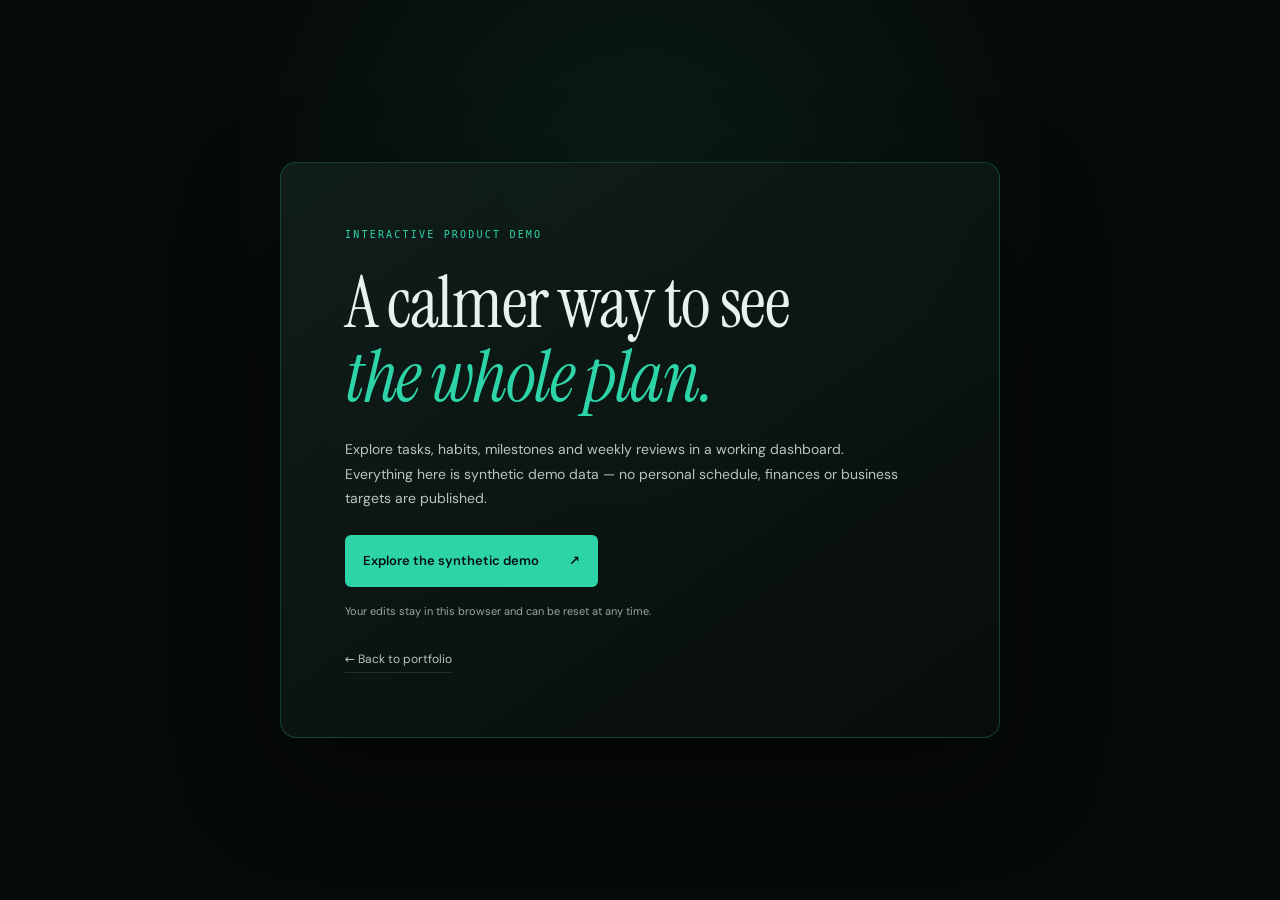
<file: coach/index.html>
<!DOCTYPE html>
<html lang="en">
<head>
<meta charset="UTF-8">
<meta name="viewport" content="width=device-width, initial-scale=1.0, viewport-fit=cover">
<meta name="robots" content="noindex, nofollow">
<title>Coach OS — Public Demo</title>
<meta name="description" content="An interactive planning dashboard demo with synthetic data. Personal Coach OS data is not published.">
<meta name="theme-color" content="#060a09">
<link rel="preload" as="font" type="font/woff2" href="../assets/fonts/dm-sans-latin.woff2" crossorigin>
<link rel="preload" as="font" type="font/woff2" href="../assets/fonts/instrument-serif-latin.woff2" crossorigin>
<link rel="stylesheet" href="coach.css">
<link rel="icon" href="data:image/svg+xml,%3Csvg xmlns='http://www.w3.org/2000/svg' viewBox='0 0 64 64'%3E%3Crect width='64' height='64' rx='14' fill='%23060a09'/%3E%3Ctext x='32' y='44' font-family='Georgia,serif' font-size='34' fill='%232dd4a7' text-anchor='middle' font-style='italic'%3EC%3C/text%3E%3C/svg%3E">
</head>
<body>
<a class="skip-link" id="skipLink" href="#viewRoot" hidden>Skip to dashboard</a>
<main class="demo-gate" id="demoGate" aria-labelledby="demoGateTitle">
  <div class="demo-gate-card">
    <span class="demo-kicker">INTERACTIVE PRODUCT DEMO</span>
    <h1 id="demoGateTitle">A calmer way to see<br><em>the whole plan.</em></h1>
    <p>Explore tasks, habits, milestones and weekly reviews in a working dashboard. Everything here is synthetic demo data — no personal schedule, finances or business targets are published.</p>
    <button class="demo-enter" id="demoEnter" type="button">Explore the synthetic demo <span aria-hidden="true">↗</span></button>
    <small>Your edits stay in this browser and can be reset at any time.</small>
    <a href="../index.html">← Back to portfolio</a>
  </div>
</main>
<div class="app" id="coachApp" hidden>
  <aside class="side" aria-label="Coach OS navigation">
    <div class="side-brand">
      <span class="brand-mark" aria-hidden="true">C</span>
      <div><b>COACH OS</b><small>PUBLIC DEMO · SYNTHETIC DATA</small></div>
    </div>
    <nav class="side-nav" id="sideNav" aria-label="Coach views">
      <div class="nav-group" role="group" aria-labelledby="navPlanLabel">
        <span class="nav-group-label" id="navPlanLabel">Plan</span>
        <div class="nav-group-items">
          <button type="button" data-view="overview" class="is-active" aria-current="page"><i aria-hidden="true">◈</i>Overview</button>
          <button type="button" data-view="roadmap"><i aria-hidden="true">↗</i>Roadmap</button>
          <button type="button" data-view="daily"><i aria-hidden="true">◷</i>Daily plan</button>
          <button type="button" data-view="tasks"><i aria-hidden="true">✓</i>Tasks</button>
        </div>
      </div>
      <div class="nav-group" role="group" aria-labelledby="navPracticeLabel">
        <span class="nav-group-label" id="navPracticeLabel">Practice</span>
        <div class="nav-group-items">
          <button type="button" data-view="habits"><i aria-hidden="true">▦</i>Habits</button>
          <button type="button" data-view="lab"><i aria-hidden="true">⚗</i>QA process demo</button>
          <button type="button" data-view="mastery"><i aria-hidden="true">≡</i>Mastery tracks</button>
        </div>
      </div>
      <div class="nav-group" role="group" aria-labelledby="navGrowthLabel">
        <span class="nav-group-label" id="navGrowthLabel">Growth</span>
        <div class="nav-group-items">
          <button type="button" data-view="pipeline"><i aria-hidden="true">▲</i>Project pipeline</button>
          <button type="button" data-view="review"><i aria-hidden="true">✎</i>Weekly review</button>
          <button type="button" data-view="profile"><i aria-hidden="true">◉</i>Profile</button>
        </div>
      </div>
    </nav>
    <div class="side-foot">
      <a href="../index.html">← Portfolio</a>
      <span class="demo-label">Synthetic data only</span>
      <button id="resetBtn" type="button" title="Reset the synthetic demo data">Reset demo</button>
    </div>
  </aside>

  <div class="main">
    <header class="top">
      <div class="top-title">
        <span class="eyebrow" id="topEyebrow">NORTH STAR</span>
        <h1 id="topTitle">Overview</h1>
      </div>
      <div class="top-actions">
        <div class="top-chips">
          <span class="chip chip-teal" id="chipDate"></span>
          <span class="chip chip-amber" id="chipStreak"></span>
          <span class="chip chip-blue" id="chipBudget"></span>
        </div>
        <button class="btn btn-ghost btn-sm reset-mobile" id="resetMobileBtn" type="button">Reset demo</button>
      </div>
    </header>
    <div class="storage-status" id="storageStatus" role="status" aria-live="polite" hidden>
      <span id="storageStatusText"></span>
      <div class="storage-actions">
        <button class="btn btn-ghost btn-sm" id="retryStorageBtn" type="button">Try again</button>
        <button class="btn btn-ghost btn-sm" id="useSessionBtn" type="button" hidden>Keep session edits</button>
        <button class="btn btn-ghost btn-sm" id="resetStorageBtn" type="button">Reset demo</button>
      </div>
    </div>
    <main class="content" id="viewRoot" tabindex="-1" aria-labelledby="topTitle"></main>
  </div>
</div>

<dialog class="drawer" id="drawer" role="dialog" aria-modal="true" aria-labelledby="drawerTitle" aria-describedby="drawerDescription">
  <div class="drawer-head">
    <div>
      <span class="eyebrow" id="drawerKind">PUBLIC DEMO EDITOR</span>
      <h2 id="drawerTitle">Detail</h2>
    </div>
    <button class="icon-btn" id="drawerClose" type="button" aria-label="Close dialog">✕</button>
  </div>
  <p class="sr-only" id="drawerDescription">Edit synthetic demo details. Press Escape or use Close dialog to return.</p>
  <div class="drawer-body" id="drawerBody"></div>
</dialog>

<div class="toasts" id="toasts" aria-live="polite"></div>
<div class="sr-only" id="announcer" role="status" aria-live="polite" aria-atomic="true"></div>

<script src="coach.js"></script>
</body>
</html>
</file>
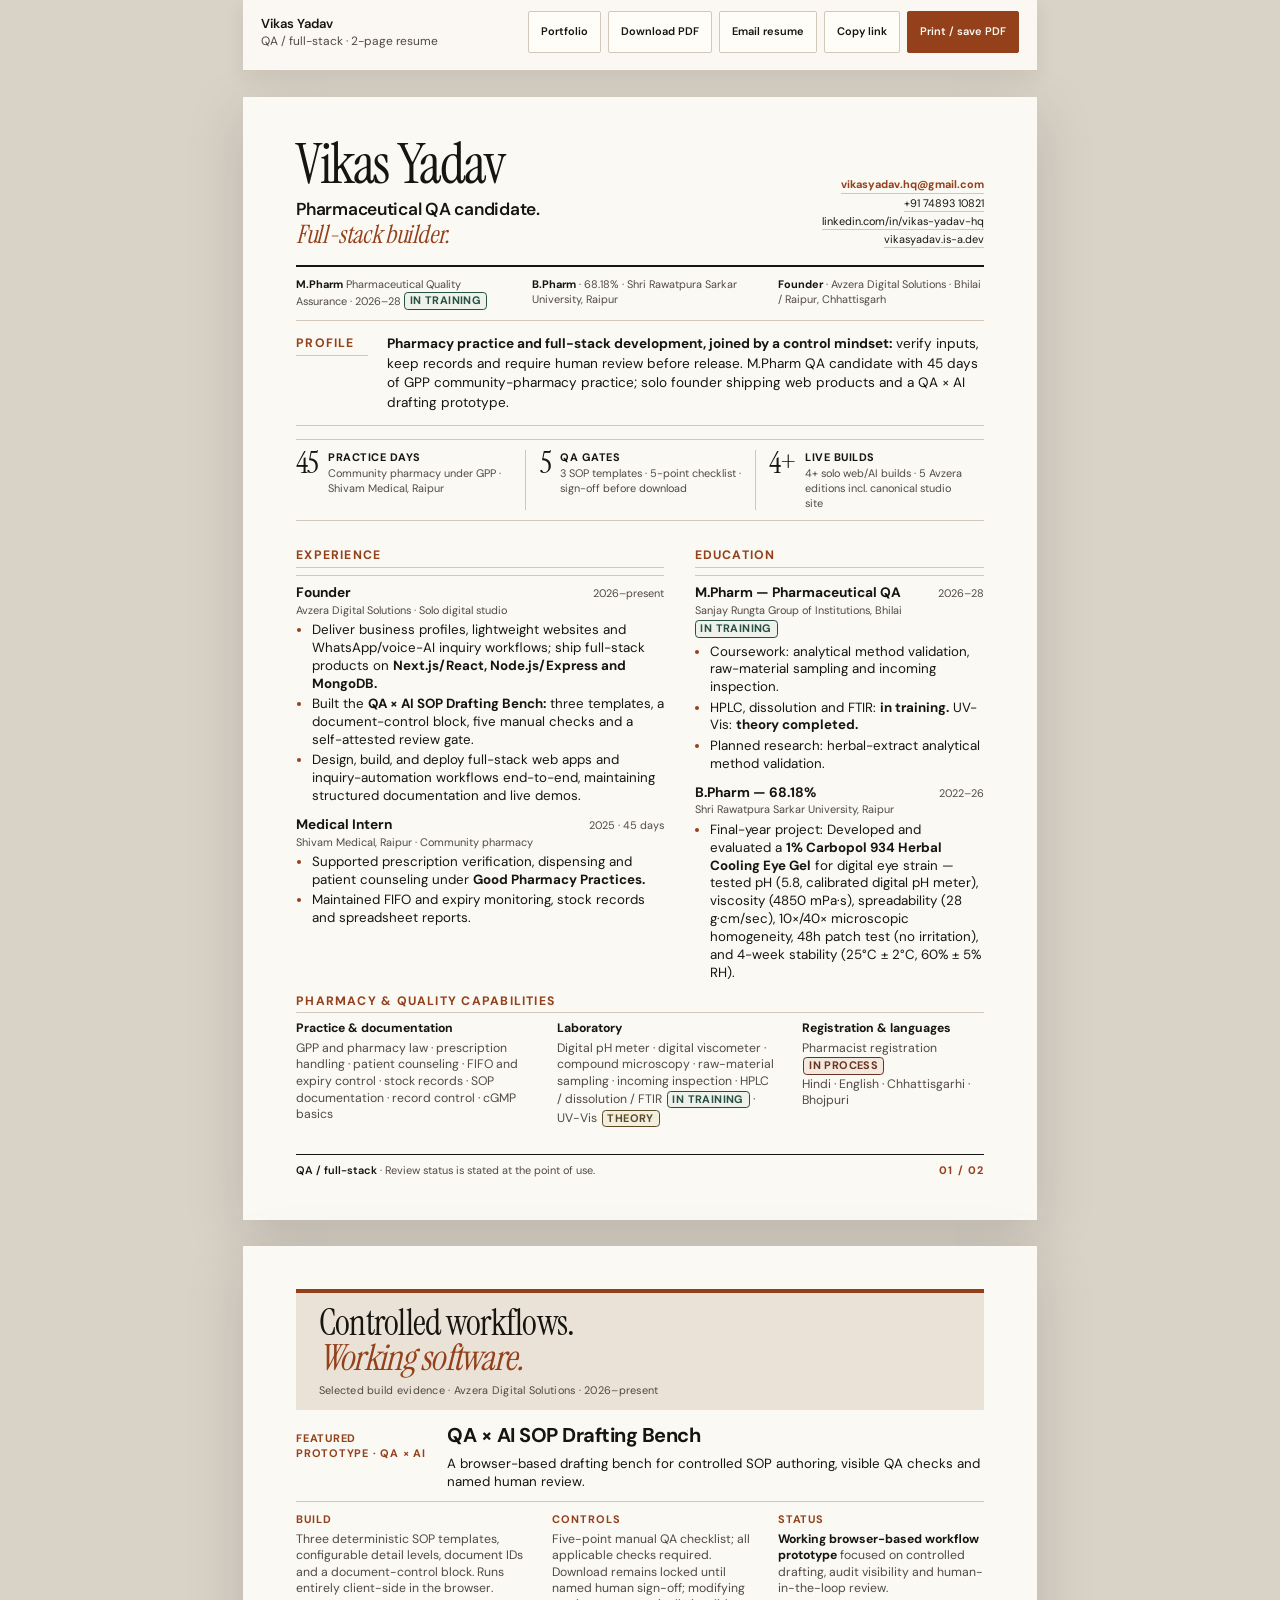
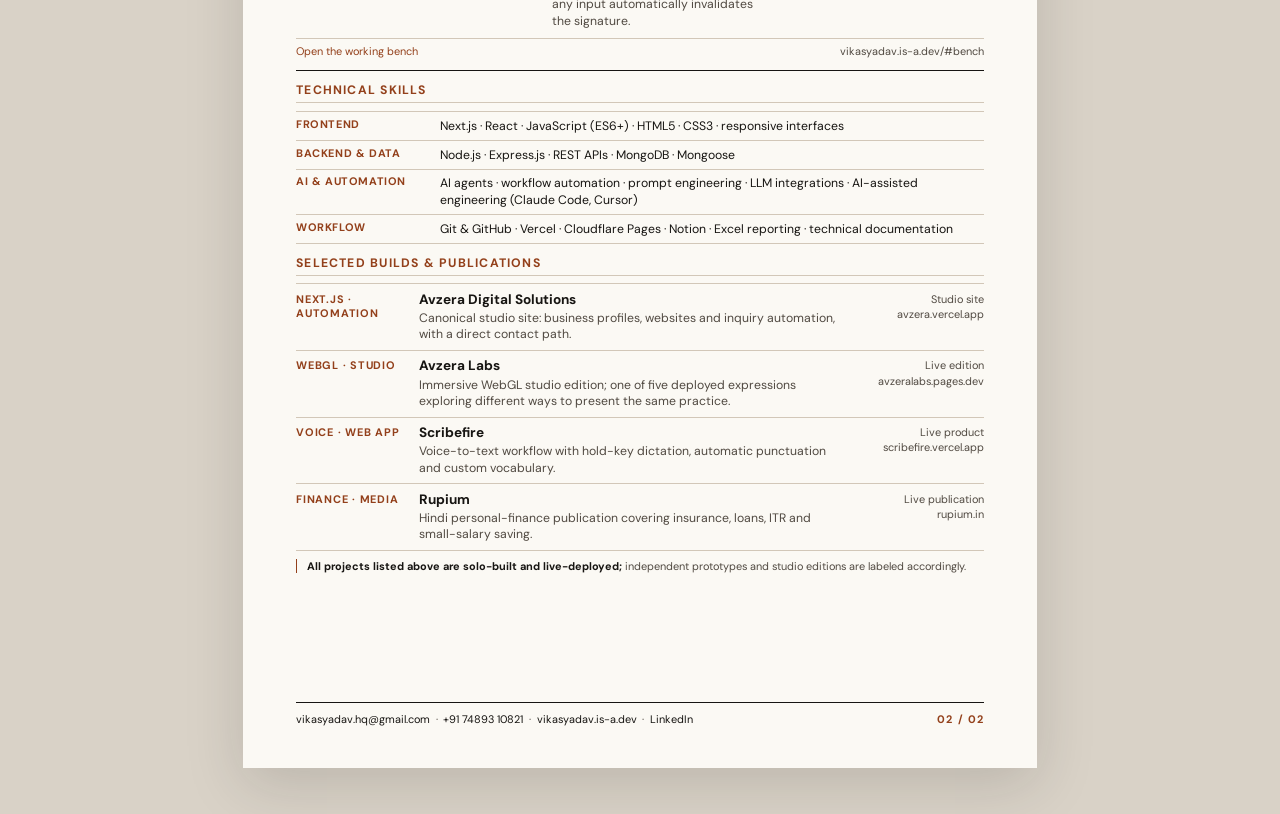
<file: resume.html>
<!doctype html>
<html lang="en">
<head>
<meta charset="utf-8">
<meta name="viewport" content="width=device-width, initial-scale=1">
<title>Vikas Yadav — QA &amp; Full-Stack Resume</title>
<meta name="description" content="Two-page resume for pharmaceutical quality assurance, pharmacy practice and full-stack web development.">
<link rel="preload" as="font" type="font/ttf" href="assets/fonts/dm-sans-latin-400.ttf" crossorigin>
<link rel="preload" as="font" type="font/ttf" href="assets/fonts/dm-sans-latin-600.ttf" crossorigin>
<link rel="preload" as="font" type="font/ttf" href="assets/fonts/dm-sans-latin-700.ttf" crossorigin>
<link rel="preload" as="font" type="font/woff2" href="assets/fonts/instrument-serif-latin.woff2" crossorigin>
<link rel="canonical" href="https://vikasyadav.is-a.dev/resume.html">
<meta name="robots" content="index,follow">
<link rel="icon" href="data:image/svg+xml,%3Csvg xmlns='http://www.w3.org/2000/svg' viewBox='0 0 64 64'%3E%3Crect width='64' height='64' rx='14' fill='%23fbf9f4'/%3E%3Ctext x='32' y='44' font-family='Georgia,serif' font-size='36' fill='%239f461d' text-anchor='middle' font-style='italic'%3EV%3C/text%3E%3C/svg%3E">
<link rel="stylesheet" href="css/resume.css">
</head>
<body>
<header class="resume-toolbar" aria-label="Resume actions">
  <p><strong>Vikas Yadav</strong><span>QA / full-stack · 2-page resume</span></p>
  <div class="toolbar-actions">
    <a href="index.html">Portfolio</a>
    <a href="assets/vikas-yadav-resume.pdf" download>Download PDF</a>
    <button type="button" data-action="email" aria-label="Email this resume by opening your email app">Email resume</button>
    <button type="button" data-action="copy">Copy link</button>
    <button type="button" data-action="print">Print / save PDF</button>
  </div>
  <p class="action-feedback" data-feedback role="status" aria-live="polite" aria-atomic="true"></p>
</header>
<main class="resume-document" aria-label="Vikas Yadav resume">

  <section class="page qa-page" aria-labelledby="resume-name">
    <header class="identity-header">
      <div class="identity-main">
        <h1 id="resume-name">Vikas Yadav</h1>
        <p class="role">Pharmaceutical QA candidate.<br><em>Full-stack builder.</em></p>
      </div>
      <address class="contact-block" aria-label="Contact details">
        <a href="mailto:vikasyadav.hq@gmail.com">vikasyadav.hq@gmail.com</a>
        <a href="tel:+917489310821">+91 74893 10821</a>
        <a href="https://www.linkedin.com/in/vikas-yadav-hq/">linkedin.com/in/vikas-yadav-hq</a>
        <a href="https://vikasyadav.is-a.dev/">vikasyadav.is-a.dev</a>
      </address>
    </header>

    <div class="credentials-line">
      <p><strong>M.Pharm</strong> Pharmaceutical Quality Assurance · 2026–28 <span class="status status-training">In training</span></p>
      <p><strong>B.Pharm</strong> · 68.18% · Shri Rawatpura Sarkar University, Raipur</p>
      <p><strong>Founder</strong> · Avzera Digital Solutions · Bhilai / Raipur, Chhattisgarh</p>
    </div>

    <section class="profile" aria-labelledby="profile-title">
      <h2 id="profile-title">Profile</h2>
      <p><strong>Pharmacy practice and full-stack development, joined by a control mindset:</strong> verify inputs, keep records and require human review before release. M.Pharm QA candidate with 45 days of GPP community-pharmacy practice; solo founder shipping web products and a QA × AI drafting prototype.</p>
    </section>

    <section class="proof-row" aria-label="Evidence at a glance">
      <div class="proof-item">
        <b>45</b>
        <div><strong>Practice days</strong><span>Community pharmacy under GPP · Shivam Medical, Raipur</span></div>
      </div>
      <div class="proof-item">
        <b>5</b>
        <div><strong>QA gates</strong><span>3 SOP templates · 5-point checklist · sign-off before download</span></div>
      </div>
      <div class="proof-item">
        <b>4+</b>
        <div><strong>Live builds</strong><span>4+ solo web/AI builds · 5 Avzera editions incl. canonical studio site</span></div>
      </div>
    </section>

    <div class="resume-grid">
      <section class="section" aria-labelledby="experience-title">
        <h2 id="experience-title">Experience</h2>
        <article class="item">
          <div class="item-head"><h3>Founder</h3><span class="meta">2026–present</span></div>
          <p class="item-org">Avzera Digital Solutions <span>· Solo digital studio</span></p>
          <ul>
            <li>Deliver business profiles, lightweight websites and WhatsApp/voice-AI inquiry workflows; ship full-stack products on <strong>Next.js/React, Node.js/Express and MongoDB.</strong></li>
            <li>Built the <strong>QA × AI SOP Drafting Bench:</strong> three templates, a document-control block, five manual checks and a self-attested review gate.</li>
            <li>Design, build, and deploy full-stack web apps and inquiry-automation workflows end-to-end, maintaining structured documentation and live demos.</li>
          </ul>
        </article>
        <article class="item">
          <div class="item-head"><h3>Medical Intern</h3><span class="meta">2025 · 45 days</span></div>
          <p class="item-org">Shivam Medical, Raipur <span>· Community pharmacy</span></p>
          <ul>
            <li>Supported prescription verification, dispensing and patient counseling under <strong>Good Pharmacy Practices.</strong></li>
            <li>Maintained FIFO and expiry monitoring, stock records and spreadsheet reports.</li>
          </ul>
        </article>
      </section>

      <section class="section" aria-labelledby="education-title">
        <h2 id="education-title">Education</h2>
        <article class="item">
          <div class="item-head"><h3>M.Pharm — Pharmaceutical QA</h3><span class="meta">2026–28</span></div>
          <p class="item-org">Sanjay Rungta Group of Institutions, Bhilai</p>
          <p class="status status-training">In training</p>
          <ul>
            <li>Coursework: analytical method validation, raw-material sampling and incoming inspection.</li>
            <li>HPLC, dissolution and FTIR: <strong>in training.</strong> UV-Vis: <strong>theory completed.</strong></li>
            <li>Planned research: herbal-extract analytical method validation.</li>
          </ul>
        </article>
        <article class="item">
          <div class="item-head"><h3>B.Pharm — 68.18%</h3><span class="meta">2022–26</span></div>
          <p class="item-org">Shri Rawatpura Sarkar University, Raipur</p>
          <ul><li>Final-year project: Developed and evaluated a <strong>1% Carbopol 934 Herbal Cooling Eye Gel</strong> for digital eye strain — tested pH (5.8, calibrated digital pH meter), viscosity (4850 mPa·s), spreadability (28 g·cm/sec), 10×/40× microscopic homogeneity, 48h patch test (no irritation), and 4-week stability (25°C ± 2°C, 60% ± 5% RH).</li></ul>
        </article>
      </section>
    </div>

    <section class="section skills-wide" aria-labelledby="pharmacy-skills-title">
      <h2 id="pharmacy-skills-title">Pharmacy &amp; quality capabilities</h2>
      <div class="skills-grid">
        <div class="skill-group"><h3>Practice &amp; documentation</h3><p>GPP and pharmacy law · prescription handling · patient counseling · FIFO and expiry control · stock records · SOP documentation · record control · cGMP basics</p></div>
        <div class="skill-group"><h3>Laboratory</h3><p>Digital pH meter · digital viscometer · compound microscopy · raw-material sampling · incoming inspection · HPLC / dissolution / FTIR <span class="status status-training">In training</span> · UV-Vis <span class="status status-theory">Theory</span></p></div>
        <div class="skill-group"><h3>Registration &amp; languages</h3><p>Pharmacist registration <span class="status status-process">In process</span><br>Hindi · English · Chhattisgarhi · Bhojpuri</p></div>
      </div>
    </section>

    <footer class="page-footer">
      <div><strong>QA / full-stack</strong> · Review status is stated at the point of use.</div>
      <div class="page-number" aria-label="Page 1 of 2">01 / 02</div>
    </footer>
  </section>

  <section class="page tech-page" aria-labelledby="digital-title">
    <header class="tech-header">
      <h1 class="page-title" id="digital-title">Controlled workflows.<br><em>Working software.</em></h1>
      <p>Selected build evidence · Avzera Digital Solutions · 2026–present</p>
    </header>

    <section class="feature-case" aria-labelledby="bench-title">
      <div class="case-heading">
        <div class="work-tag">Featured prototype · QA × AI</div>
        <h2 id="bench-title"><a href="https://vikasyadav.is-a.dev/#bench">QA × AI SOP Drafting Bench</a></h2>
        <p class="case-summary">A browser-based drafting bench for controlled SOP authoring, visible QA checks and named human review.</p>
      </div>
      <div class="case-controls">
        <div class="control-step"><span class="control-label">Build</span><p>Three deterministic SOP templates, configurable detail levels, document IDs and a document-control block. Runs entirely client-side in the browser.</p></div>
        <div class="control-step"><span class="control-label">Controls</span><p>Five-point manual QA checklist; all applicable checks required. Download remains locked until named human sign-off; modifying any input automatically invalidates the signature.</p></div>
        <div class="control-step"><span class="control-label">Status</span><p><strong>Working browser-based workflow prototype</strong> focused on controlled drafting, audit visibility and human-in-the-loop review.</p></div>
      </div>
      <a class="case-link" href="https://vikasyadav.is-a.dev/#bench"><span>Open the working bench</span><span>vikasyadav.is-a.dev/#bench</span></a>
    </section>

    <section class="section" aria-labelledby="technical-skills-title">
      <h2 id="technical-skills-title">Technical skills</h2>
      <div class="stack-list">
        <div class="stack-row"><h3>Frontend</h3><p>Next.js · React · JavaScript (ES6+) · HTML5 · CSS3 · responsive interfaces</p></div>
        <div class="stack-row"><h3>Backend &amp; data</h3><p>Node.js · Express.js · REST APIs · MongoDB · Mongoose</p></div>
        <div class="stack-row"><h3>AI &amp; automation</h3><p>AI agents · workflow automation · prompt engineering · LLM integrations · AI-assisted engineering (Claude Code, Cursor)</p></div>
        <div class="stack-row"><h3>Workflow</h3><p>Git &amp; GitHub · Vercel · Cloudflare Pages · Notion · Excel reporting · technical documentation</p></div>
      </div>
    </section>

    <section class="section" aria-labelledby="selected-builds-title">
      <h2 id="selected-builds-title">Selected builds &amp; publications</h2>
      <div class="work-list">
        <article class="work-row">
          <div class="work-tag">Next.js · Automation</div>
          <div class="work-copy"><h3><a href="https://avzera.vercel.app/">Avzera Digital Solutions</a></h3><p>Canonical studio site: business profiles, websites and inquiry automation, with a direct contact path.</p></div>
          <p class="work-meta">Studio site<br>avzera.vercel.app</p>
        </article>
        <article class="work-row">
          <div class="work-tag">WebGL · Studio</div>
          <div class="work-copy"><h3><a href="https://avzeralabs.pages.dev/">Avzera Labs</a></h3><p>Immersive WebGL studio edition; one of five deployed expressions exploring different ways to present the same practice.</p></div>
          <p class="work-meta">Live edition<br>avzeralabs.pages.dev</p>
        </article>
        <article class="work-row">
          <div class="work-tag">Voice · Web App</div>
          <div class="work-copy"><h3><a href="https://scribefire.vercel.app/">Scribefire</a></h3><p>Voice-to-text workflow with hold-key dictation, automatic punctuation and custom vocabulary.</p></div>
          <p class="work-meta">Live product<br>scribefire.vercel.app</p>
        </article>
        <article class="work-row">
          <div class="work-tag">Finance · Media</div>
          <div class="work-copy"><h3><a href="https://www.rupium.in/">Rupium</a></h3><p>Hindi personal-finance publication covering insurance, loans, ITR and small-salary saving.</p></div>
          <p class="work-meta">Live publication<br>rupium.in</p>
        </article>
      </div>
      <p class="evidence-note"><strong>All projects listed above are solo-built and live-deployed;</strong> independent prototypes and studio editions are labeled accordingly.</p>
    </section>

    <footer class="page-footer contact-footer">
      <address>
        <a href="mailto:vikasyadav.hq@gmail.com">vikasyadav.hq@gmail.com</a><span aria-hidden="true">·</span>
        <a href="tel:+917489310821">+91 74893 10821</a><span aria-hidden="true">·</span>
        <a href="https://vikasyadav.is-a.dev/">vikasyadav.is-a.dev</a><span aria-hidden="true">·</span>
        <a href="https://www.linkedin.com/in/vikas-yadav-hq/">LinkedIn</a>
      </address>
      <div class="page-number" aria-label="Page 2 of 2">02 / 02</div>
    </footer>
  </section>

</main>
<script>
(() => {
  const canonical = "https://vikasyadav.is-a.dev/resume.html";
  const feedback = document.querySelector("[data-feedback]");
  const copyButton = document.querySelector('[data-action="copy"]');
  let resetTimer;
  let copyRevision = 0;

  function announce(message, isError = false) {
    clearTimeout(resetTimer);
    feedback.textContent = message;
    feedback.dataset.state = isError ? "error" : "success";
    if (copyButton) {
      copyButton.dataset.state = isError ? "error" : message === "Link copied" ? "copied" : "idle";
      copyButton.textContent = message === "Link copied" ? "Copied" : message === "Copy failed" ? "Select link" : "Copy link";
    }
    resetTimer = setTimeout(() => {
      feedback.textContent = "";
      delete feedback.dataset.state;
      if (copyButton) {
        copyButton.dataset.state = "idle";
        copyButton.textContent = "Copy link";
      }
    }, 5000);
  }

  function fallbackCopy() {
    const input = document.createElement("textarea");
    input.value = canonical;
    input.setAttribute("readonly", "");
    input.setAttribute("aria-label", "Resume link");
    input.style.cssText = "position:fixed;left:-9999px;top:0;opacity:0";
    document.body.appendChild(input);
    input.select();
    input.setSelectionRange(0, input.value.length);
    let copied = false;
    try { copied = document.execCommand("copy"); } catch (_) { copied = false; }
    input.remove();
    return copied;
  }

  document.querySelectorAll("[data-action]").forEach(button => {
    button.addEventListener("click", async () => {
      const action = button.dataset.action;
      if (action === "print") { window.print(); return; }
      if (action === "email") {
        const subject = encodeURIComponent("Vikas Yadav — QA / full-stack resume");
        const body = encodeURIComponent(`Hello,\n\nHere is my two-page resume: ${canonical}\n\nThe PDF is available from the Download PDF action on that page.\n\nVikas Yadav`);
        window.location.href = `mailto:?subject=${subject}&body=${body}`;
        announce("Email app opened — add a recipient");
        return;
      }
      if (action === "copy") {
        const revision = ++copyRevision;
        button.disabled = true;
        announce("Copying link…");
        try {
          if (navigator.clipboard && window.isSecureContext) {
            await navigator.clipboard.writeText(canonical);
            if (revision !== copyRevision) return;
            announce("Link copied");
          } else {
            const copied = fallbackCopy();
            if (revision !== copyRevision) return;
            announce(copied ? "Link copied" : "Copy failed — select the page URL", !copied);
          }
        } catch (_) {
          if (revision !== copyRevision) return;
          const copied = fallbackCopy();
          announce(copied ? "Link copied" : "Copy failed — select the page URL", !copied);
        } finally {
          if (revision === copyRevision) button.disabled = false;
        }
      }
    });
  });
})();
</script>
</body>
</html>
</file>
<file: css/style.css>
@font-face{font-family:DM Sans;font-style:normal;font-weight:300 600;font-display:swap;src:url(../assets/fonts/dm-sans-latin.woff2) format("woff2");unicode-range:U+0000-00FF,U+0131,U+0152-0153,U+02BB-02BC,U+02C6,U+02DA,U+02DC,U+0304,U+0308,U+0329,U+2000-206F,U+20AC,U+2122,U+2191,U+2193,U+2212,U+2215,U+FEFF,U+FFFD}@font-face{font-family:"Instrument Serif";font-style:normal;font-weight:400;font-display:swap;src:url(../assets/fonts/instrument-serif-latin.woff2) format("woff2");unicode-range:U+0000-00FF,U+0131,U+0152-0153,U+02BB-02BC,U+02C6,U+02DA,U+02DC,U+0304,U+0308,U+0329,U+2000-206F,U+20AC,U+2122,U+2191,U+2193,U+2212,U+2215,U+FEFF,U+FFFD}@font-face{font-family:"Instrument Serif";font-style:italic;font-weight:400;font-display:swap;src:url(../assets/fonts/instrument-serif-italic-latin.woff2) format("woff2");unicode-range:U+0000-00FF,U+0131,U+0152-0153,U+02BB-02BC,U+02C6,U+02DA,U+02DC,U+0304,U+0308,U+0329,U+2000-206F,U+20AC,U+2122,U+2191,U+2193,U+2212,U+2215,U+FEFF,U+FFFD}:root{--bg:#030303;--surface:#0b0b0b;--surface-2:#101010;--ink:#f1eee8;--muted:#aaa9a4;--accent:#ff8c59;--accent-soft:#ff9864;--line:rgba(204,220,245,.14);--line-warm:rgba(119,102,80,.33);--warm-1:#bda58d;--warm-2:#c4b7a7;--warm-3:#e4d8c6;--warm-border:#5f503e;--gutter:clamp(24px,5vw,88px);--font-sans:"DM Sans",system-ui,-apple-system,sans-serif;--font-display:"Instrument Serif",Georgia,serif;--font-mono:"SFMono-Regular",Consolas,"Liberation Mono",monospace;--ease:cubic-bezier(.25,1,.5,1);--ease-hero:cubic-bezier(.22,1,.36,1);--ease-desc:cubic-bezier(.33,1,.68,1)}*,*:before,*:after{box-sizing:border-box;margin:0;padding:0}html{scroll-behavior:smooth;scroll-padding-top:100px}html.motion-off{scroll-behavior:auto}@media(prefers-reduced-motion:reduce){html{scroll-behavior:auto}}html.lenis,html.lenis body{height:auto}html.lenis.lenis-smooth{scroll-behavior:auto!important}.lenis.lenis-smooth iframe{pointer-events:none}body{background:var(--bg);color:var(--ink);font-family:var(--font-sans);font-size:16px;line-height:1.6;-webkit-font-smoothing:antialiased;overflow-x:hidden}::selection{background:var(--accent);color:#17120d}::-webkit-scrollbar{width:10px}::-webkit-scrollbar-track{background:#0a0a0a}::-webkit-scrollbar-thumb{background:#3a332c;border-radius:6px;border:2px solid #0a0a0a}::-webkit-scrollbar-thumb:hover{background:var(--accent)}html{scrollbar-width:thin;scrollbar-color:#3a332c #0a0a0a}#about,#case-studies,#avzera,#research,#expertise,#journey,#contact{content-visibility:auto;contain-intrinsic-size:auto 900px}img{max-width:100%;display:block}a{color:inherit;text-decoration:none}button{font-family:inherit;color:inherit;background:none;border:none;cursor:pointer}button:focus-visible,a:focus-visible,summary:focus-visible{outline:2px solid var(--accent);outline-offset:7px}em{font-family:var(--font-display);font-style:italic}p em{font-family:var(--font-sans);font-style:normal;color:var(--accent)}.skip-link{position:fixed;top:-60px;left:16px;z-index:100;background:var(--ink);color:#030303;padding:10px 18px;border-radius:6px;font-size:12px;transition:top .2s}.skip-link:focus{top:16px}h1,h2{font-family:var(--font-display);font-weight:450;letter-spacing:-.035em;line-height:1.08}h3{font-weight:450}h2{font-size:clamp(40px,4.8vw,78px)}h2 em{font-weight:400;letter-spacing:-.02em}.eyebrow{font-family:var(--font-mono);font-size:10px;letter-spacing:1.2px;line-height:1.65;color:inherit;display:block;text-transform:uppercase}.muted{color:var(--muted);font-size:13px}.copy-highlight{color:#f0dfc8;font-weight:500;text-decoration:underline;text-decoration-color:#ac704852;text-underline-offset:5px;text-decoration-thickness:1px}.copy-link{color:var(--accent);text-decoration:underline;text-decoration-color:#ff8c5966;text-underline-offset:5px;text-decoration-thickness:1px;transition:text-decoration-color .3s var(--ease)}.copy-link:hover{text-decoration-color:var(--accent)}.rupium-feed{margin-top:56px;padding:26px 30px;border-radius:8px;border:1px solid rgba(240,178,90,.3);background:linear-gradient(150deg,#1c140699,#08060373)}.feed-head{display:flex;justify-content:space-between;align-items:baseline;gap:16px;flex-wrap:wrap}.feed-head .eyebrow{color:#f0b25a}.feed-state{font-family:var(--font-mono);font-size:10px;letter-spacing:2px;color:#8d99ab}.feed-state.is-live{color:#5ed6a0}.feed-list{list-style:none;margin:14px 0 18px;padding:0}.feed-list li{border-top:1px solid rgba(240,178,90,.16)}.feed-list li:first-child{border-top:0}.feed-list a{display:grid;grid-template-columns:96px minmax(0,1fr);gap:16px;align-items:baseline;padding:12px 2px;color:#e6ddcf;font-size:13.5px;line-height:1.5;transition:color .3s var(--ease),background .3s var(--ease)}.feed-list a:hover{color:var(--accent);background:#f0b25a0f}.feed-date{font-family:var(--font-mono);font-size:10px;letter-spacing:1.5px;color:#f0b25a;white-space:nowrap}.feed-skeleton{display:grid;grid-template-columns:96px minmax(0,1fr);gap:16px;padding:14px 2px}.feed-skeleton span{height:10px;border-radius:3px;background:#f0b25a24;animation:feed-pulse 1.2s ease-in-out infinite}.feed-skeleton span:last-child{width:78%}@keyframes feed-pulse{0%,to{opacity:.45}50%{opacity:1}}@media(max-width:700px){.rupium-feed{padding:20px 18px;margin-top:40px}.feed-list a,.feed-skeleton{grid-template-columns:minmax(0,1fr);gap:4px}}.text-link{display:inline-flex;align-items:center;gap:20px;min-height:24px;font-size:12px;border-bottom:1px solid #6e6e6e;padding-bottom:7px;transition:color .2s,gap .2s}.text-link:hover{color:var(--accent);gap:28px}.text-link svg{flex-shrink:0;transition:transform .3s}html:not(.motion-off) .chapter .text-link:hover svg,html:not(.motion-off) .chapter .text-link:focus-visible svg,html:not(.motion-off) .hero-actions .text-link:hover svg{transform:translate(3px,-3px)}.pill-link{display:inline-flex;align-items:center;gap:28px;padding:15px 22px;font-size:12px;background:#080706a8;border:1px solid #746358;border-radius:40px;-webkit-backdrop-filter:blur(8px);backdrop-filter:blur(8px);transition:background .25s,transform .25s}.pill-link:hover{background:var(--accent);color:#0c0c0c;transform:translateY(-2px)}.live-dot{width:5px;height:5px;border-radius:100%;background:var(--accent);box-shadow:0 0 12px #ff6b2c54;display:inline-block}body.has-reveal [data-reveal]{opacity:0;transform:translateY(35px)}body.has-reveal [data-reveal].is-revealed{opacity:1;transform:none;transition:opacity .9s var(--ease),transform .9s var(--ease)}body.has-reveal [data-editorial-reveal]{transform:translateY(32px)}body.has-reveal [data-editorial-reveal].is-revealed{transform:none;transition:transform .85s var(--ease)}body.has-reveal .chapter h2,body.has-reveal .brand-story h3,body.has-reveal .social-intro h3{filter:blur(7px);transform:translateY(14px);opacity:.65}body.has-reveal .chapter h2.is-revealed,body.has-reveal .brand-story h3.is-revealed,body.has-reveal .social-intro h3.is-revealed{filter:blur(0);transform:none;opacity:1;transition:filter .75s var(--ease-desc),transform .75s var(--ease-desc),opacity .75s var(--ease-desc)}body.has-reveal .brand-milestones>div{transform:translate(20px)}body.has-reveal .brand-milestones>div.is-revealed{transform:none;transition:transform .75s var(--ease)}.line-mask{display:block;overflow:hidden;margin-bottom:-.1em;padding-bottom:.1em}.reveal-line{display:block;transform:translateY(105%);filter:blur(5px);transition:transform 1.25s var(--ease-hero),filter 1.25s var(--ease-hero)}body.is-loaded .reveal-line{transform:none;filter:blur(0)}html.motion-off .reveal-line{transform:none;filter:none;transition:none}.scroll-progress{position:fixed;top:0;left:0;z-index:70;width:100%;height:2px;background:var(--accent);transform-origin:0;transform:scaleX(0);pointer-events:none}.scene-backdrop{position:fixed;inset:0;z-index:0;pointer-events:none;background:#030303;height:min(100svh,1150px);min-height:850px}.scene-backdrop canvas{position:absolute;inset:0;width:100%;height:100%}main,.site-footer{position:relative;z-index:1}.motion-toggle{position:fixed;bottom:20px;right:22px;z-index:40;display:flex;align-items:center;gap:7px;min-height:36px;padding:8px 12px;font-family:var(--font-mono);font-size:8px;letter-spacing:1px;color:#d2c6ba;background:linear-gradient(135deg,#f3e6cf12,#d2dae503),#0d0d0dbd;border:1px solid rgba(228,214,189,.33);border-radius:3px;-webkit-backdrop-filter:blur(10px);backdrop-filter:blur(10px);box-shadow:inset 0 1px #ffffff18,0 4px 16px #00000021;transition:transform .25s var(--ease),opacity .25s var(--ease)}.motion-icon-off,html.motion-off .motion-icon-on{display:none}html.motion-off .motion-icon-off{display:block}.live-effects{position:fixed;bottom:12px;right:111px;z-index:40;display:inline-flex;align-items:center;min-height:36px;padding:7px 10px;font-family:var(--font-mono);font-size:8px;letter-spacing:.3px;color:#d2c6ba;background:#12100fef;border:1px solid var(--line);border-radius:3px;transition:transform .25s var(--ease),opacity .25s var(--ease)}html.hide-ambient-controls .motion-toggle,html.hide-ambient-controls .live-effects{transform:translateY(64px);opacity:0;pointer-events:none}.motion-toggle:focus-visible,.live-effects:focus-visible{transform:none;opacity:1;pointer-events:auto}.navigation{position:fixed;top:16px;left:32px;right:32px;z-index:50;max-width:1120px;margin:0 auto;height:68px;display:flex;align-items:center;justify-content:space-between;padding:0 22px 0 28px;background:linear-gradient(115deg,#eee4d710,#eee4d703 44%,#c2c9d60b),#11100fb8;border:1px solid rgba(231,225,213,.17);border-radius:22px;-webkit-backdrop-filter:blur(20px) saturate(135%);backdrop-filter:blur(20px) saturate(135%);box-shadow:inset 0 1px #ffffff1a,inset 0 -1px #ffffff06,0 12px 36px #0003;transition:transform .34s var(--ease-hero),opacity .25s}.navigation:before{content:"";pointer-events:none;position:absolute;top:0;left:12%;right:12%;height:1px;background:linear-gradient(90deg,transparent,rgba(247,241,227,.3),transparent)}body:not(.is-settled) .navigation{-webkit-backdrop-filter:none;backdrop-filter:none;background:linear-gradient(115deg,#eee4d710,#eee4d703 44%,#c2c9d60b),#0a0908ed}body:not(.is-settled) .hero-actions .pill-link{-webkit-backdrop-filter:none;backdrop-filter:none}.navigation.is-hidden{opacity:0;pointer-events:none;transform:translateY(calc(-100% - 24px))}.nav-brand{font-family:var(--font-display);font-size:26px;letter-spacing:-.6px;line-height:.95}.nav-links{display:flex;align-items:center;gap:2px;font-size:12px}.nav-links>a{display:inline-flex;align-items:center;position:relative;padding:14px 16px;border-radius:12px;color:#d5d0c8;letter-spacing:.1px;transition:background .2s,color .2s}.nav-links>a:hover{color:#fff5e5;background:#e9e3d510;box-shadow:inset 0 1px #ffffff0d}.nav-links>a svg{margin-left:6px;flex:none}.nav-links>a.is-active{color:#fff5e5;background:#e9e3d510;box-shadow:inset 0 1px #ffffff0d}.nav-links>a.is-active:after{content:"";background:#dfac7c;border-radius:50%;width:3px;height:3px;position:absolute;bottom:5px;left:50%}.nav-contact{display:inline-flex;align-items:center;gap:26px;color:#f4e8d5;border:1px solid rgba(241,231,213,.28);border-radius:13px;background:linear-gradient(140deg,#f6eee32e,#cbbfaa12);box-shadow:inset 0 1px #fff3,0 2px 8px #00000021;padding:0 18px;min-height:42px;margin-left:24px;transition:background .25s}.nav-contact svg{transition:transform .25s}.nav-links>a.nav-contact:hover{color:#fff6e8;background:linear-gradient(140deg,#f6eee342,#cbbfaa21)}.nav-links>a.nav-contact:hover svg{transform:translate(2px,-2px)}.menu-toggle{display:none;align-items:center;gap:10px;font-size:12px}.menu-palette{display:none;align-items:center;justify-content:space-between;gap:10px;width:100%;font-family:var(--font-display);font-size:24px;line-height:1;color:var(--muted);padding:20px 0;background:none;border:0;border-bottom:1px solid rgba(142,121,99,.2);cursor:pointer;text-align:left}.menu-palette:hover,.menu-palette:focus-visible{color:var(--accent)}.menu-tool{display:none;align-items:center;justify-content:space-between;gap:10px;width:100%;min-height:44px;padding:10px 0;color:var(--muted);background:none;border:0;border-bottom:1px solid rgba(142,121,99,.2);font:600 12px var(--font-sans);cursor:pointer;text-align:left}.menu-tool:hover,.menu-tool:focus-visible{color:var(--accent)}.hero{position:relative;height:100svh;min-height:850px;max-height:1150px;padding:122px var(--gutter) 30px;display:flex;flex-direction:column;isolation:isolate;overflow:hidden;background:linear-gradient(transparent 46%,#030303 98%)}.hero-grid{position:absolute;inset:90px var(--gutter) 0;z-index:-1;background:linear-gradient(90deg,var(--line) 1px,transparent 1px);background-size:16.666% 100%;opacity:.16;-webkit-mask-image:linear-gradient(#000,#0000 92%);mask-image:linear-gradient(#000,#0000 92%)}.hero-topline{display:flex;justify-content:space-between;gap:20px;font-family:var(--font-mono);font-size:9px;letter-spacing:1.2px;color:#b0aaa2}.hero-topline>span:first-child{display:flex;align-items:center;gap:10px}.hero-portrait{position:absolute;top:60px;left:50%;transform:translate(-50%);width:640px;height:800px;opacity:.85;z-index:0;pointer-events:none;-webkit-mask-image:linear-gradient(#000 50%,#0000 93%);mask-image:linear-gradient(#000 50%,#0000 93%)}.hero-portrait img{width:100%;height:100%;object-fit:contain}.hero-particles{position:absolute;inset:0;z-index:1;width:100%;height:100%;pointer-events:none}.hero-portrait.webgl-active{opacity:.38}html.motion-off .hero-particles{display:none}.hero-content{position:relative;z-index:2;margin:auto 0 0;padding:0;text-align:center}.hero-kicker{display:flex;align-items:center;justify-content:center;width:auto;max-width:min(90vw,760px);margin:0 auto 12px;font-family:var(--font-mono);font-size:clamp(8px,1vw,10px);line-height:1.6;letter-spacing:1.25px;text-align:center;color:#d5c5b7}.hero h1{font-family:var(--font-display);font-weight:480;font-size:clamp(90px,12.7vw,208px);letter-spacing:-.05em;line-height:.98;max-width:none;text-shadow:0 4px 45px rgba(0,0,0,.533)}.hero h1 em{font-style:italic;margin-left:.035em;color:var(--ink);-webkit-text-fill-color:var(--ink)}.hero-description{display:flex;flex-direction:column;align-items:center;gap:20px;margin-top:28px}.hero-description p{font-size:17px;line-height:1.6;color:#dedad4}.hero-description>p{filter:blur(3px);transform:translateY(8px);transition:filter .75s var(--ease-desc) .15s,transform .75s var(--ease-desc) .15s}body.is-loaded .hero-description>p{filter:blur(0);transform:none}html.motion-off .hero-description>p{filter:none;transform:none;transition:none}.hero-actions{display:flex;align-items:center;justify-content:center;gap:28px;margin-top:5px;flex-wrap:wrap}.hero-actions .text-link{margin:0;font-size:11px}.hero-actions .pill-link{position:relative;overflow:hidden;-webkit-backdrop-filter:blur(10px);backdrop-filter:blur(10px);background:linear-gradient(135deg,#f3e6cf12,#d2dae503),#0d0d0dbd;border-color:#e4d6bd55;box-shadow:inset 0 1px #ffffff18,0 4px 16px #00000021;transition:transform .25s var(--ease),opacity .25s var(--ease)}.hero-actions .pill-link:after{content:"";pointer-events:none;background:linear-gradient(110deg,#0000 30%,#fff4,#0000 66%);position:absolute;inset:0;transform:translate(-110%)}.hero-actions a svg{transition:transform .3s}@media(hover:hover)and (prefers-reduced-motion:no-preference){html:not(.motion-off) .hero-actions .pill-link:hover:after{transition:transform .7s;transform:translate(110%)}html:not(.motion-off) .hero-actions .pill-link:hover svg{transform:translateY(3px)}}.hero-side-note{position:absolute;left:var(--gutter);top:38%;display:flex;flex-direction:column;gap:80px;font-family:var(--font-mono);font-size:9px;line-height:1.8;letter-spacing:1.4px;color:#a39b93}.hero-side-note>span:first-child{color:var(--accent)}.hero-side-note:before{content:"+";position:absolute;top:42px;color:var(--accent);font-size:24px}.hero-bottom{position:relative;z-index:2;display:flex;justify-content:space-between;align-items:center;gap:20px;padding-top:40px;font-family:var(--font-mono);font-size:9px;letter-spacing:1.2px;color:#b0aaa2}.hero-bottom>a{display:flex;align-items:center;gap:16px}.scroll-line{width:1px;height:32px;background:linear-gradient(transparent,var(--accent));display:inline-block}.proof-strip{position:relative;display:grid;grid-template-columns:1.2fr 1.5fr 1fr 1fr;gap:36px;padding:37px var(--gutter);border-block:1px solid var(--line);background:#080808}.proof-strip>div{border-right:1px solid var(--line);padding-right:24px}.proof-strip strong{display:block;font-family:var(--font-display);font-size:46px;font-weight:400;letter-spacing:-1.8px;line-height:1.1}.proof-strip .suffix{color:var(--accent)}.proof-strip p{color:#b0aaa2;font-size:11px;line-height:1.6;margin-top:4px;max-width:210px}.proof-strip>a{display:flex;align-items:center;justify-content:space-between;gap:16px;font-family:var(--font-mono);font-size:10px;letter-spacing:1px;line-height:1.9;color:#c9c9c9}.proof-strip>a svg{flex-shrink:0}.chapter{padding:96px var(--gutter)}.solid-section{background:var(--bg)}.section-label{display:flex;justify-content:space-between;gap:24px;border-top:1px solid var(--line);padding-top:20px;margin-bottom:64px;font-family:var(--font-mono);font-size:10px;letter-spacing:1.2px;color:#9d9d9d}.section-label>span:first-child{color:#c9c9c9}.chapter .section-label>span:first-child,.impact-stage-content>.section-label>span:first-child{color:#e5cbb0;letter-spacing:1.6px;font-size:11px}.chapter .section-label>span:first-child:before,.impact-stage-content>.section-label>span:first-child:before{content:"";display:inline-block;vertical-align:middle;width:6px;height:6px;margin-right:13px;background:#cb8e5b}.selected-work .section-label>span:last-child,.impact-stage .section-label>span:last-child,.media-showcase .section-label>span:last-child{display:none}.about-grid{display:grid;grid-template-columns:1fr 1fr;gap:9%;align-items:start}@media(min-width:901px){.about-grid>.signal-explorer{order:-1}}.about-copy h2{margin-bottom:34px}.about-copy .lead{font-size:18px;color:#d9d5cd;margin-bottom:18px}.about-copy>p:not(.lead){color:var(--muted);font-size:14px;max-width:520px}.about-copy .text-link{margin-top:28px}.identity-notes{display:flex;flex-direction:column;gap:7px;margin-top:46px;font-family:var(--font-mono);font-size:10px;letter-spacing:1.2px;color:#8d8d8d}.signal-explorer{border-top:1px solid var(--line-warm);border-bottom:1px solid var(--line-warm);padding:22px 0;min-width:0}.signal-topline{display:flex;justify-content:space-between;gap:20px;font-family:var(--font-mono);font-size:10px;letter-spacing:1.4px;color:var(--warm-1)}.signal-topline .eyebrow{font-size:10px;color:var(--warm-1)}.signal-visual{position:relative;overflow:hidden;height:clamp(240px,25vw,370px);background:radial-gradient(rgba(169,109,40,.063),transparent 65%);touch-action:pan-y}.signal-visual-dots{height:clamp(380px,38vw,560px);margin:8px -18px;background:radial-gradient(hsl(var(--dot-hue,22) 70% 45% / .1),transparent 67%)}.signal-visual-dots .signal-fallback{display:none}html.motion-off .signal-visual-dots canvas{display:block}.signal-visual-dots .signal-center-label{left:16px;right:auto;bottom:12px;text-align:left;letter-spacing:3px;color:#d8c6ac}.signal-dot-hint{position:absolute;top:12px;right:14px;font-family:var(--font-mono);font-size:9px;letter-spacing:2px;color:#8d8177;pointer-events:none}html.motion-off .signal-dot-hint{display:none}.signal-visual canvas{position:absolute;inset:0;width:100%;height:100%}.signal-center-label{position:absolute;left:0;right:0;bottom:16px;text-align:center;font-family:var(--font-mono);font-size:10px;letter-spacing:4px;text-transform:uppercase;color:#beaa91;pointer-events:none}.signal-fallback{position:absolute;top:50%;left:50%;width:200px;height:200px;transform:translate(-50%,-50%)}.signal-fallback i{position:absolute;inset:0;border:1px solid rgba(227,184,141,.42)}.signal-fallback i:nth-child(2){inset:20px}.signal-fallback i:nth-child(3){inset:40px}.signal-fallback i:nth-child(4){inset:60px}.signal-fallback i:nth-child(5){inset:80px}.signal-visual[data-live=true] .signal-fallback{visibility:hidden}.signal-options{display:flex;gap:8px}.signal-options button{position:relative;overflow:hidden;flex:1;display:flex;justify-content:space-between;align-items:center;gap:10px;min-height:48px;padding:12px 15px;font-size:13px;color:var(--warm-2);border:1px solid var(--warm-border);transition:background .25s,color .25s}.signal-options button i{font-style:normal;font-size:11px}.signal-options button[aria-pressed=true]{background:var(--warm-3);color:#17120d;border-color:var(--warm-3)}.signal-story{min-height:170px;padding:25px 0 0}.signal-story h3{font-family:var(--font-display);font-weight:400;font-size:32px;letter-spacing:-.02em;line-height:1.1}.signal-story p{color:#bdb0a0;font-size:13px;margin-top:13px;max-width:420px}.signal-story .text-link{margin-top:17px;font-size:11px}.thinking-path{border-top:1px solid var(--line);max-width:430px;margin-top:44px;padding:28px 0}.thinking-path>.eyebrow{color:#cda882;font-size:10px}.thinking-path ol{margin:25px 0;padding:0;list-style:none}.thinking-path li{position:relative;display:flex;align-items:center;gap:20px;padding:16px 0;font-family:var(--font-display);font-size:27px;line-height:1.2;animation:path-arrive .45s both}.thinking-path li span{flex-shrink:0;width:33px;height:33px;border-radius:50%;display:grid;place-items:center;font-family:var(--font-mono);font-size:10px;color:#e0b58a;background:#090806;border:1px solid #917252}.thinking-path li:not(:last-child):after{content:"";position:absolute;top:49px;left:16px;width:1px;height:32px;background:#91725266}.selected-heading{display:flex;justify-content:space-between;align-items:flex-end;gap:50px;margin:72px 0 70px}.selected-heading h2{max-width:850px}.selected-heading p{color:#b8b1a8;font-size:15px;line-height:1.8;max-width:320px}.selected-heading .text-link{margin-top:0}.work-gallery{display:grid;grid-template-columns:1fr 1fr;gap:70px 40px}.work-piece{min-width:0}.work-piece-wide{grid-column:1/-1;display:grid;grid-template-columns:minmax(0,1.2fr) minmax(0,1fr);align-items:center;gap:6%;border-top:1px solid var(--line);border-bottom:1px solid var(--line);padding:35px 0 50px}.work-artwork{display:block;position:relative;overflow:hidden;--bar-h:46px;--arrow-gap:22px}.work-artwork:has(.course-art-note){--bar-h:57px}.work-artwork:after{content:"";pointer-events:none;position:absolute;inset:0;z-index:3;background:linear-gradient(115deg,transparent 30%,rgba(248,225,189,.063) 45%,transparent 60%);transform:translate(-110%)}html:not(.motion-off) .work-artwork:hover:after{transition:transform .8s;transform:translate(110%)}.work-artwork-arrow{position:absolute;bottom:calc(var(--bar-h,46px) + var(--arrow-gap,22px));right:22px;z-index:4;width:48px;height:48px;border-radius:50%;display:grid;place-items:center;color:var(--ink);background:linear-gradient(145deg,#eee6d722,#0d0d0dcc);border:1px solid rgba(231,223,204,.31);-webkit-backdrop-filter:blur(10px);backdrop-filter:blur(10px);box-shadow:inset 0 1px #ffffff21,0 4px 16px #0003;transition:background .25s,color .25s,transform .25s}.work-artwork:hover .work-artwork-arrow{background:var(--ink);color:#030303;transform:rotate(45deg)}.project-visual{position:relative;overflow:hidden;background:#090909;border:1px solid #35312c}.project-visual img{width:100%;height:100%;object-fit:cover}.work-fact-panel{display:flex;flex-direction:column;justify-content:center;align-items:flex-start;width:100%;aspect-ratio:1440/660;padding:clamp(24px,5vw,64px);color:#f1e7d8;background:radial-gradient(90% 120% at 90% 0%,rgba(240,178,90,.18),transparent 58%),linear-gradient(135deg,#17130f,#090807)}.work-fact-panel .eyebrow{color:#e7a47e;font-size:10px;letter-spacing:1.6px}.work-fact-panel strong{margin-top:12px;font-family:var(--font-display);font-size:clamp(48px,7vw,104px);font-weight:400;line-height:.86;letter-spacing:-.04em}.work-fact-panel p{margin:12px 0 0;color:#d8cbbc;font-size:clamp(15px,1.6vw,22px)}.work-fact-panel small{max-width:620px;margin-top:14px;color:#a99d90;font-size:11px;line-height:1.65}.work-fact-qa{aspect-ratio:1.68}.real-work-visual.project-visual{aspect-ratio:auto;background:#090909;border:1px solid rgba(110,91,71,.31);padding:0}.real-work-visual>img{aspect-ratio:1440/660;width:100%;height:auto;object-fit:cover;transition:filter .5s;filter:grayscale(1) sepia(.55) saturate(2.3) hue-rotate(-12deg) contrast(1.07) brightness(.82)}.work-piece-wide .real-work-visual>img{object-position:top;max-height:580px}.bootcamp-art.project-visual{aspect-ratio:1.35;padding:0}.bootcamp-art>img{filter:grayscale(1) sepia(.55) saturate(2.3) hue-rotate(-12deg) contrast(1.07) brightness(.82);transition:filter .5s}.work-artwork:hover .bootcamp-art>img{filter:grayscale(1) sepia(.55) saturate(2.5) hue-rotate(-12deg) contrast(1.08) brightness(.95)}.course-art.project-visual{aspect-ratio:1.68;background:#15120d;padding:0}.course-art>img{filter:grayscale(1) sepia(.55) saturate(2.3) hue-rotate(-12deg) contrast(1.07) brightness(.82);transition:transform .65s,filter .5s}.work-artwork:hover .course-art>img{filter:grayscale(1) sepia(.55) saturate(2.5) hue-rotate(-12deg) contrast(1.08) brightness(.95);transform:scale(1.035)}.project-visual:after{content:"";position:absolute;inset:0;z-index:1;pointer-events:none;background-image:radial-gradient(rgba(3,3,3,.55) 1px,transparent 1.3px);background-size:4px 4px;mix-blend-mode:multiply;opacity:.34}.work-artifact-label,.course-art-note{z-index:2}.work-artifact-label{position:absolute;left:0;right:0;bottom:0;display:flex;justify-content:space-between;align-items:center;gap:20px;padding:17px 24px;font-family:var(--font-mono);font-size:10px;line-height:1.5;letter-spacing:.6px;color:#c0b3a4;background:#080706ed;border-top:1px solid rgba(181,154,108,.25)}.course-art-note{position:absolute;left:0;right:0;bottom:0;display:flex;align-items:center;gap:14px;padding:18px 22px;font-family:var(--font-mono);font-size:11px;line-height:1.8;color:#efdfc7;background:#080706ed;border-top:1px solid rgba(181,154,108,.25)}.course-art-note small{color:#beb6a9;font-size:10px}.course-art-flow{margin-left:auto}.artifact-disclaimer{position:absolute;top:12px;left:12px;z-index:3;max-width:calc(100% - 24px);padding:7px 9px;font-family:var(--font-mono);font-size:9px;line-height:1.45;letter-spacing:.35px;color:#f1e7d8;background:#080706e6;border:1px solid rgba(240,178,90,.38);border-radius:3px}.project-visual:before{content:"";position:absolute;inset:10px;z-index:1;pointer-events:none;border:1px solid rgba(240,178,90,.14);background:linear-gradient(#f0b25a,#f0b25a) top left/14px 1px,linear-gradient(#f0b25a,#f0b25a) top left/1px 14px,linear-gradient(#f0b25a,#f0b25a) top right/14px 1px,linear-gradient(#f0b25a,#f0b25a) top right/1px 14px,linear-gradient(#f0b25a,#f0b25a) bottom left/14px 1px,linear-gradient(#f0b25a,#f0b25a) bottom left/1px 14px,linear-gradient(#f0b25a,#f0b25a) bottom right/14px 1px,linear-gradient(#f0b25a,#f0b25a) bottom right/1px 14px;background-repeat:no-repeat;opacity:.5}.work-cred{display:flex;flex-wrap:wrap;gap:6px;margin-top:12px}.work-cred span{font-family:var(--font-mono);font-size:10px;letter-spacing:.5px;color:#c8b5a4;border:1px solid rgba(181,154,108,.3);background:#14100b99;padding:4px 9px;border-radius:3px}.work-caption{display:grid;grid-template-columns:25px 1fr;gap:22px;padding-top:27px}.work-caption .work-number{font-family:var(--font-mono);font-size:11px;color:#c8b5a4;padding-top:5px}.work-caption .eyebrow{color:#b6a593;font-size:10px}.work-caption h3{font-family:var(--font-display);font-weight:400;font-size:clamp(32px,3vw,48px);letter-spacing:-.025em;line-height:1.08;margin:12px 0 18px}.work-caption h3 a{transition:color .25s,text-shadow .25s}.work-caption h3 a:hover{color:#ffb68e}html:not(.motion-off) .work-caption h3 a:hover{text-shadow:1px 0 rgba(201,152,108,.333),-1px 0 rgba(185,198,209,.2)}.work-caption p{color:#b3ada4;font-size:14px;max-width:600px}.work-caption>.text-link{grid-column:2;justify-self:start;margin:3px 0 0;font-size:12px}.work-piece-wide .work-caption{grid-template-columns:25px 1fr auto;padding:0}.work-piece-wide .work-caption>.text-link{grid-column:3;align-self:start;margin-top:32px}.work-piece-wide .work-caption h3{font-size:clamp(30px,3.1vw,50px)}.work-more{border-top:1px solid var(--line);margin-top:90px;padding-top:28px}.work-more>.eyebrow{color:#ac9a86;margin-bottom:30px;display:block}.work-more>a:not(.all-work-link){display:flex;justify-content:space-between;align-items:center;gap:20px;padding:25px 0;border-bottom:1px solid var(--line);font-family:var(--font-display);font-weight:400;font-size:clamp(26px,3vw,44px);line-height:1.2;transition:color .25s}.work-more small{display:block;font-family:var(--font-mono);font-size:10px;line-height:1.6;color:#b6a998;margin-bottom:10px}.work-more em{display:inline-block;vertical-align:middle;margin-left:15px;padding:5px 10px;font-family:var(--font-mono);font-size:10px;font-style:normal;color:#ffac82;border:1px solid #8d6747;border-radius:30px}.work-more a:hover{color:#ffb68e}.work-more details{border-bottom:1px solid var(--line)}.work-more summary{display:flex;justify-content:space-between;align-items:center;padding:20px 0;font-size:13px;color:#b9afa3;cursor:pointer;list-style:none}.work-more summary::-webkit-details-marker{display:none}.work-more .workbench-detail{max-width:650px;padding:0 0 28px}.work-more .workbench-detail p{color:#b9afa3;font-size:14px}.work-more .all-work-link{display:flex;align-items:center;gap:24px;margin-top:35px;font-size:13px}.chapter-index{position:relative;display:flex;flex-wrap:wrap;gap:30px;padding:20px var(--gutter) 80px;font-size:13px}.chapter-index a{border-bottom:1px solid #655141;padding-bottom:10px;transition:color .25s}.chapter-index a:hover{color:var(--accent)}.expertise-head{margin-bottom:40px}.expertise-head .muted{margin-top:26px}.expertise-list{max-width:900px}.expertise-item{border-bottom:1px solid var(--line);transition:background .35s}.expertise-item:first-child{border-top:1px solid var(--line)}.expertise-item.expanded{background:linear-gradient(110deg,rgba(152,103,55,.043),transparent 70%)}.expertise-item h3{margin:0}.expertise-item h3 button{display:flex;justify-content:space-between;align-items:center;gap:20px;width:100%;padding:25px 0;text-align:left;font-family:var(--font-display);font-weight:400;font-size:32px;letter-spacing:-.7px;color:var(--ink)}.expertise-item h3 button svg{flex-shrink:0;width:18px;height:18px;color:#b9b9b9;transition:transform .3s}.expertise-item.expanded h3 button svg{transform:rotate(180deg)}.expertise-detail{padding:0 0 28px}.expertise-detail[hidden]{display:none}.expertise-detail small.eyebrow{display:block;color:#a8a8a8;font-size:9px;letter-spacing:.8px;margin-bottom:12px}.expertise-detail p{color:var(--muted);font-size:13px;max-width:640px}.expertise-tags{display:flex;flex-wrap:wrap;gap:8px;margin:22px 0 24px}.expertise-tags span{font-family:var(--font-mono);font-size:10px;letter-spacing:1px;color:var(--warm-2);border:1px solid var(--warm-border);border-radius:20px;padding:7px 13px}.impact-stage{position:relative;overflow:hidden;background:#050504;padding-bottom:65px;isolation:isolate}.impact-stage-content{position:relative;z-index:1}.impact-title{display:flex;justify-content:space-between;align-items:flex-end;gap:35px;margin:72px 0 60px}.impact-title p{color:#b8b1a8;font-size:15px;line-height:1.8;max-width:320px}.impact-lead{display:grid;grid-template-columns:1.45fr 1fr;gap:50px;align-items:center;border-bottom:1px solid rgba(141,127,99,.25);padding:35px 0 58px}.impact-value{display:flex;align-items:baseline;white-space:nowrap;font-family:var(--font-display);font-weight:400;font-size:clamp(90px,15vw,245px);line-height:.88;letter-spacing:-.045em}.impact-value em{color:var(--accent-soft);font-size:.5em;font-style:normal}.impact-context h3{font-family:var(--font-display);font-weight:400;font-size:clamp(26px,2.4vw,38px);letter-spacing:-.02em;line-height:1.15}.impact-context p{color:var(--muted);font-size:13px;margin:16px 0 22px}.impact-context .text-link{font-size:12px}.impact-pair{display:grid;grid-template-columns:1fr 1fr 1fr;gap:60px;padding:55px 0 80px}.impact-pair strong{display:block;font-family:var(--font-display);font-weight:400;font-size:clamp(65px,8vw,130px);line-height:1;letter-spacing:-.03em}.impact-pair strong em{color:var(--accent-soft);font-size:.6em;font-style:normal}.impact-pair h3{font-size:15px;font-weight:500;margin-top:20px}.impact-pair p{color:#bfb4a6;font-size:13px;max-width:320px;margin-top:12px}.impact-principle p{font-family:var(--font-display);font-size:27px;line-height:1.45;color:#e6e0d6}.impact-principle .eyebrow{color:#c0a88c;font-size:10px;margin-bottom:18px}.brand-story{display:grid;grid-template-columns:1.2fr 1fr;gap:12%;border-top:1px solid var(--line);padding:80px 0}.brand-story-heading .eyebrow{color:#c4a88b;font-size:10px}.brand-story h3{font-family:var(--font-display);font-weight:400;font-size:clamp(38px,4.2vw,68px);letter-spacing:-.035em;line-height:1.06;margin:28px 0}.brand-story-heading>p{color:#bcb0a2;font-size:14px;max-width:570px}.brand-story-heading .text-link{margin-top:28px;font-size:12px}.brand-milestones{border-left:1px solid #474747;padding-left:36px;align-self:center}.brand-milestones>div{position:relative;padding-bottom:32px}.brand-milestones>div:last-child{padding-bottom:0}.brand-milestones>div:before{content:"";position:absolute;left:-40px;top:6px;box-sizing:content-box;width:7px;height:7px;border-radius:50%;background:#c8c8c8;border:2px solid #030303}.brand-milestones span{font-family:var(--font-mono);font-size:10px;letter-spacing:1.2px;color:#bfbfbf}.brand-milestones p{color:var(--muted);font-size:13px;margin-top:8px}.brand-milestones b{color:var(--ink);font-weight:500}.signal-explorer-ripples{margin-top:8px}.media-showcase .selected-heading h2{font-size:clamp(44px,5.5vw,88px)}.showcase-filters{display:flex;flex-wrap:wrap;gap:8px}.showcase-filters button{position:relative;overflow:hidden;min-height:44px;padding:11px 21px;font-size:12px;color:#bdb5ab;border:1px solid #4a443b;border-radius:40px;transition:background .2s,color .2s}.showcase-filters button[aria-pressed=true]{background:#e5daca;color:#100c08;border-color:#e5daca}.showcase-count{display:block}.showcase-grid{display:grid;grid-template-columns:repeat(3,minmax(0,1fr));gap:45px 25px}.showcase-card{min-width:0}.showcase-card.is-hidden{display:none}.showcase-screen{display:block;position:relative;overflow:hidden;aspect-ratio:16/10;background:#171410;border:1px solid rgba(81,67,50,.5)}.showcase-art{position:absolute;inset:0;display:flex;flex-direction:column;justify-content:space-between;padding:20px;background:radial-gradient(120% 130% at 85% -10%,hsl(var(--show-hue,22) 72% 52% / .3),transparent 55%),radial-gradient(90% 100% at 10% 110%,hsl(var(--show-hue,22) 60% 40% / .16),transparent 60%),repeating-linear-gradient(0deg,rgba(255,255,255,.028) 0 1px,transparent 1px 26px),repeating-linear-gradient(90deg,rgba(255,255,255,.028) 0 1px,transparent 1px 26px),linear-gradient(150deg,#16130f,#0b0a09);filter:saturate(.7) brightness(.85);transition:filter .5s,transform .65s}.showcase-screen:hover .showcase-art{filter:saturate(1) brightness(1);transform:scale(1.035)}.showcase-kicker{font-family:var(--font-mono);font-size:10px;letter-spacing:2.4px;color:hsl(var(--show-hue,22) 62% 72%)}.showcase-title{font-family:var(--font-display);font-size:clamp(24px,2.2vw,34px);line-height:1.04;letter-spacing:-.01em;color:var(--ink)}.showcase-title em{color:hsl(var(--show-hue,22) 70% 74%)}.showcase-code{font-family:var(--font-mono);font-size:10px;letter-spacing:1px;color:hsl(var(--show-hue,22) 42% 62%)}.showcase-status{position:absolute;top:12px;right:12px;display:inline-flex;align-items:center;gap:7px;font-family:var(--font-mono);font-size:10px;letter-spacing:1.4px;padding:6px 10px;border-radius:3px;color:#d9f2e4;background:#06140ed1;border:1px solid rgba(94,214,160,.4);-webkit-backdrop-filter:blur(6px);backdrop-filter:blur(6px)}.showcase-status i{width:5px;height:5px;border-radius:50%;background:#5ed6a0;box-shadow:0 0 8px #5ed6a0}.showcase-status-concept{color:#e8d9f2;background:#140a1ad1;border-color:#c484e873}.showcase-status-concept i{background:#c484e8;box-shadow:0 0 8px #c484e8}.showcase-status-proto{color:#f4e3c8;background:#1a1106d1;border-color:#f0b25a73}.showcase-status-proto i{background:#f0b25a;box-shadow:0 0 8px #f0b25a}.showcase-arrow{position:absolute;bottom:12px;right:12px;width:40px;height:40px;border-radius:50%;display:grid;place-items:center;color:var(--ink);background:#0d0d0dbd;border:1px solid rgba(228,214,189,.33);-webkit-backdrop-filter:blur(10px);backdrop-filter:blur(10px);transition:background .2s,color .2s,transform .3s}.showcase-screen:hover .showcase-arrow{background:#e7dcc8;color:#0c0906;transform:translate(2px,-2px)}.showcase-meta{padding:20px 0 0}.showcase-meta .eyebrow{font-size:10px;letter-spacing:.6px;color:#bdab97}.showcase-credit{display:block;margin-top:5px;font-family:var(--font-mono);font-size:10px;letter-spacing:.8px;line-height:1.7;color:#8d8177}.showcase-card h3{font-family:var(--font-display);font-weight:400;font-size:clamp(26px,2.6vw,38px);line-height:1.15;letter-spacing:-.02em;margin:12px 0 8px}.showcase-card>p{color:#b9afa3;font-size:12px}.showcase-tags{display:flex;flex-wrap:wrap;gap:6px;margin-top:12px}.showcase-tags span{font-family:var(--font-mono);font-size:10px;letter-spacing:.8px;padding:5px 9px;border-radius:3px;color:hsl(var(--show-hue,22) 45% 74%);border:1px solid hsl(var(--show-hue,22) 40% 40% / .5);background:hsl(var(--show-hue,22) 50% 30% / .12)}.showcase-card .text-link{color:#e1c9ae;border-bottom:1px solid rgba(111,91,70,.4);gap:12px;margin-top:16px;padding-bottom:5px;font-size:11px}.showcase-card .text-link:hover{color:#e1c9ae;gap:12px}.showcase-card .text-link svg{transition:transform .3s}html:not(.motion-off) .showcase-card .text-link:hover svg{transform:translate(3px,-3px)}html:not(.motion-off) .showcase-card:hover h3{animation:display-interference .45s ease-out}.showcase-card[data-proto]{grid-column:1/-1;display:grid;grid-template-columns:minmax(0,1.08fr) minmax(0,1fr);gap:0 44px;align-items:center;padding:26px;border:1px solid rgba(240,178,90,.3);background:linear-gradient(120deg,rgba(240,178,90,.06),rgba(255,140,89,.025) 45%,transparent 75%)}.showcase-card[data-proto].is-hidden{display:none}.showcase-proto-body{min-width:0}.showcase-card[data-proto] .showcase-meta{padding-top:0}.showcase-card[data-proto] .showcase-screen{border-color:#f0b25a6b}.showcase-card[data-proto] h3{margin-top:10px}.social-editorial{display:grid;grid-template-columns:1.05fr 1fr 1fr 1fr;gap:40px;border-top:1px solid var(--line);margin-top:100px;padding-top:50px}.social-intro .eyebrow{color:#c2ae97;font-size:10px}.social-intro h3{font-family:var(--font-display);font-weight:400;font-size:clamp(32px,3vw,48px);line-height:1.1;letter-spacing:-.02em;margin-top:30px}.social-feature{position:relative;display:flex;flex-direction:column;border-left:1px solid rgba(113,97,76,.33);padding:0 0 0 30px;transition:border-color .35s,background .35s}.social-feature>svg{color:#dac5ab;margin-bottom:24px}.social-feature .eyebrow{color:#bfad98;font-size:10px}.social-feature h4{font-family:var(--font-display);font-weight:400;font-size:clamp(30px,3vw,46px);line-height:1.12;letter-spacing:-.025em;margin:22px 0 16px}.social-feature p{color:#b7ada0;font-size:13px;max-width:290px}.social-action{display:flex;justify-content:space-between;align-items:center;margin-top:auto;padding-top:28px;font-size:12px;color:#e3d4c0}.social-action svg{transition:transform .3s}.social-feature:hover,.social-feature:focus-visible{background:linear-gradient(110deg,rgba(172,116,64,.04),transparent 80%);border-color:#be9062}.social-feature:hover h4 em{color:#ffb287}html:not(.motion-off) .social-feature:hover h4 em{animation:signal-interference .38s ease-out}html:not(.motion-off) .social-feature:hover .social-action svg{transform:translate(3px,-3px)}.stage-image{position:relative;overflow:hidden;height:570px;margin-top:65px}.stage-frame{position:absolute;inset:0;overflow:hidden;background:radial-gradient(60% 90% at 74% 42%,rgba(255,140,89,.1),transparent 70%),#050403}.stage-image:before{content:"";position:absolute;left:48%;top:0;bottom:0;width:1px;z-index:1;background:linear-gradient(transparent,rgba(240,178,90,.35),transparent)}.stage-image img{position:absolute;top:0;right:0;width:48%;height:100%;object-fit:cover;object-position:50% 16%;transform:scale(1.22);filter:grayscale(1) sepia(.55) saturate(2.3) hue-rotate(-12deg) contrast(1.12) brightness(.64);-webkit-mask-image:radial-gradient(70% 75% at 50% 38%,#000 30%,rgba(0,0,0,.35) 55%,transparent 80%);mask-image:radial-gradient(70% 75% at 50% 38%,#000 30%,rgba(0,0,0,.35) 55%,transparent 80%);transition:transform .8s var(--ease)}.stage-frame:after{content:"";position:absolute;inset:0;z-index:1;pointer-events:none;background-image:radial-gradient(rgba(3,3,3,.6) 1px,transparent 1.35px);background-size:3px 3px;mix-blend-mode:multiply;opacity:.34}.stage-shade{position:absolute;inset:0;mix-blend-mode:multiply;background:linear-gradient(90deg,rgba(3,3,3,.8),transparent 85%),linear-gradient(transparent,#03030378)}.stage-copy{position:absolute;left:6%;top:80px;z-index:2}.stage-log{position:absolute;left:6%;bottom:44px;z-index:2;max-width:360px}.stage-log .eyebrow{color:#a08b74;font-size:10px}.stage-log ul{list-style:none;margin:14px 0 0;padding:0;display:grid;gap:9px}.stage-log li{display:flex;gap:10px;align-items:baseline;font-family:var(--font-mono);font-size:10px;letter-spacing:.8px;line-height:1.6;color:#c9bba9}.stage-log li i{flex:none;width:5px;height:5px;background:var(--accent);box-shadow:0 0 8px #ff8c59b3;transform:translateY(-1px)}.stage-copy .eyebrow{color:#ccc;font-size:10px}.stage-copy h2{font-size:clamp(48px,5.4vw,85px);margin:24px 0 35px}.stage-copy .pill-link{background:#030303ba}.stage-footnote{position:absolute;right:25px;bottom:25px;z-index:2;font-family:var(--font-mono);font-size:9px;letter-spacing:1px;color:#ccc}.voice-grid{display:grid;grid-template-columns:1fr 1fr;gap:10%;margin-top:55px}.voice-grid h3{font-size:27px;font-weight:500;letter-spacing:-.8px;line-height:1.25}.voice-grid>div>p{color:var(--muted);font-size:12px;max-width:400px;margin-top:20px}.speaking-topics{display:flex;flex-wrap:wrap;gap:8px;margin-top:26px}.speaking-topics span{font-family:var(--font-mono);font-size:10px;letter-spacing:1px;color:var(--warm-2);border:1px solid var(--warm-border);border-radius:20px;padding:8px 14px}.content-list{display:flex;flex-direction:column}.content-list>a{display:flex;align-items:center;gap:18px;padding:22px 0;border-bottom:1px solid var(--line);font-size:14px;line-height:1.5;transition:color .25s}.content-list>a:first-child{border-top:1px solid var(--line)}.content-list>a:hover{color:var(--accent)}.content-list>a>span{flex:1}.content-list small{display:block;margin-bottom:5px;font-family:var(--font-mono);font-size:10px;letter-spacing:1.4px;color:#8d8177}.content-list>a>svg:last-child{flex-shrink:0}.content-list .text-link{border-bottom:none;align-self:flex-start;margin-top:28px;padding-bottom:7px}.journey{padding-top:30px}.journey h2{font-size:clamp(35px,3.5vw,57px)}.journey-grid{display:grid;grid-template-columns:1fr 1fr;gap:9%;margin-top:70px;align-items:start}.journey-grit{margin-top:22px;color:#b9afa3;font-size:13.5px;line-height:1.75;max-width:46ch;border-left:2px solid rgba(255,140,89,.45);padding-left:18px}.journey-grit em{font-family:var(--font-display);font-style:italic;color:var(--accent);font-size:15px}.journey-grid .muted{margin-top:26px}.timeline{border-left:1px solid #474747;padding-left:36px}.timeline article{position:relative;padding-bottom:37px}.timeline article:last-child{padding-bottom:0}.timeline article:before{content:"";position:absolute;left:-40px;top:6px;box-sizing:content-box;width:7px;height:7px;border-radius:50%;background:#c8c8c8;border:2px solid #030303}.timeline article>span{font-family:var(--font-mono);font-size:10px;letter-spacing:1.2px;color:#bfbfbf;text-transform:uppercase}.timeline h3{font-size:19px;font-weight:500;letter-spacing:-.5px;margin:10px 0}.timeline p{color:var(--muted);font-size:12px;max-width:440px}.contact{position:relative;background:linear-gradient(90deg,#030303f5 35%,#03030366)}.contact-inner{position:relative;padding:85px 0 110px}.contact-body{margin-top:20px}.availability{display:inline-flex;align-items:center;gap:10px;color:#b2b2b2;font-family:var(--font-mono);font-size:10px;letter-spacing:1.2px}.availability i{width:5px;height:5px;border-radius:100%;background:var(--accent);box-shadow:0 0 12px #ff6b2c54}.contact h2{font-size:clamp(60px,8.3vw,140px);letter-spacing:-.035em;margin:30px 0}.speaking-badges{margin:18px 0 0}.contact-inner>p{color:var(--muted);font-size:12px;line-height:1.8;margin-top:26px}.contact-lead{max-width:620px;color:#b9afa3!important;font-size:14px!important;line-height:1.8!important;margin:-8px 0 36px!important}.contact-intents{display:grid;grid-template-columns:1fr 1fr;gap:20px;margin-top:38px}.contact-qualify{max-width:760px;margin:18px 0 0;color:#a79d92;font-size:12px;line-height:1.75}.contact-qualify strong{color:#d8cbbc;font-weight:600}.contact-qualify a{display:inline-flex;align-items:center;min-height:24px;color:#e7b48e;text-decoration:underline;text-underline-offset:3px}.intent-card{position:relative;display:flex;flex-direction:column;align-items:flex-start;padding:clamp(24px,3vw,38px);border:1px solid var(--line);border-radius:8px;overflow:hidden;background:linear-gradient(150deg,#181410c7,#080808e0)}.intent-card:before{content:"";position:absolute;left:0;right:0;top:0;height:2px;background:var(--intent-accent,var(--accent))}.intent-qa{--intent-accent:#d6aa6c}.intent-avzera{--intent-accent:#60a5fa;background:linear-gradient(150deg,#0c1420d1,#070a10eb)}.intent-number{font-family:var(--font-mono);font-size:9px;letter-spacing:1.5px;color:var(--intent-accent,var(--accent))}.intent-card h3{font-family:var(--font-display);font-size:clamp(34px,3.4vw,50px);font-weight:400;line-height:1.02;letter-spacing:-.5px;margin:23px 0 18px}.intent-card h3 em{color:var(--intent-accent,var(--accent))}.intent-card>p{color:#b9afa3;font-size:13px;line-height:1.75;max-width:48ch}.intent-card ul{list-style:none;margin:22px 0 28px;display:grid;gap:9px}.intent-card li{position:relative;padding-left:15px;color:#948b80;font-size:11px;line-height:1.6}.intent-card li:before{content:"";position:absolute;left:0;top:8px;width:4px;height:4px;border-radius:50%;background:var(--intent-accent,var(--accent))}.intent-cta{display:flex;align-items:center;justify-content:space-between;gap:20px;width:100%;min-height:54px;padding:14px 16px;border:1px solid color-mix(in srgb,var(--intent-accent,var(--accent)) 48%,transparent);border-radius:5px;color:var(--ink);font-size:12px;font-weight:600;background:color-mix(in srgb,var(--intent-accent,var(--accent)) 9%,transparent);transition:background .25s,border-color .25s}.intent-cta:hover{background:color-mix(in srgb,var(--intent-accent,var(--accent)) 17%,transparent);border-color:var(--intent-accent,var(--accent))}.intent-cta svg{flex:none}.intent-secondary{display:inline-block;min-height:44px;padding:14px 0 4px;color:#9e958a;font-size:11px;border-bottom:1px solid transparent}.intent-secondary:hover{color:var(--ink);border-color:var(--line)}.contact-other{display:flex;justify-content:space-between;align-items:center;gap:30px;margin-top:22px;padding:23px 26px;border:1px dashed var(--line-warm);border-radius:6px;background:#fbfaf705}.contact-other .eyebrow{color:var(--accent)}.contact-other p{color:#a79d92;font-size:12px;line-height:1.7;margin-top:7px;max-width:620px}.contact-other .text-link{flex:none;font-size:11px}.reference-policy{display:grid;grid-template-columns:.8fr 1.2fr;gap:40px;margin-top:22px;padding:30px 26px;border:1px solid var(--line);border-radius:6px;background:#fbfaf706}.reference-policy .eyebrow{color:var(--accent)}.reference-policy h3{font-family:var(--font-display);font-size:32px;font-weight:400;line-height:1.05;margin-top:12px}.reference-policy h3 em{color:var(--accent-soft)}.reference-policy p{color:#a79d92;font-size:12px;line-height:1.8}.reference-policy .text-link{display:inline-flex;min-height:44px;margin-top:10px;font-size:11px}@media(max-width:850px){.contact-intents{grid-template-columns:1fr}.reference-policy{grid-template-columns:1fr;gap:20px}.contact-other{align-items:flex-start;flex-direction:column}.contact-other .text-link{min-height:44px}}@media(max-width:520px){.intent-card{padding:24px 19px}.intent-card h3{font-size:37px}.intent-cta{font-size:11px}.reference-policy{padding:24px 19px}.contact-other{padding:20px}.contact-lead{font-size:13px!important}.contact-qualify a{min-height:44px}}.site-footer{padding:0 var(--gutter) 30px}.editorial-footer{display:flex;justify-content:space-between;align-items:center;flex-wrap:wrap;gap:30px;border-top:1px solid var(--line);margin-top:50px;padding-top:40px;font-size:12px}.footer-name{font-family:var(--font-display);font-size:20px;letter-spacing:-.6px}.footer-name span{color:var(--accent)}.editorial-footer>div{display:flex;flex-wrap:wrap;gap:22px}.socials>a{color:inherit}.footer-bottom{display:flex;justify-content:space-between;gap:14px;flex-wrap:wrap;border-top:1px solid var(--line);margin-top:20px;padding:20px 0 5px;font-family:var(--font-mono);font-size:9px;letter-spacing:.6px;color:#929292}.footer-bottom>span:last-child{margin-right:125px}.signal-text{position:relative;display:inline-grid;max-width:100%;font-variant-numeric:tabular-nums}.signal-text-size{visibility:hidden;pointer-events:none;grid-area:1/1;white-space:nowrap}.signal-text-live{position:absolute;inset:0;overflow:hidden;white-space:nowrap}html:not(.motion-off) [data-glitch]:hover .signal-text-live,html:not(.motion-off) [data-glitch]:focus-visible .signal-text-live,html:not(.motion-off) .expertise-item button:hover .signal-text-live,html:not(.motion-off) .expertise-item button:focus-visible .signal-text-live{animation:signal-interference .38s ease-out}@keyframes signal-interference{0%,to{text-shadow:none;transform:none}24%{text-shadow:1.5px 0 rgba(189,128,86,.478),-1px 0 rgba(182,196,205,.333);transform:translate(.8px)}52%{text-shadow:-1px 0 rgba(189,128,86,.42),1px 0 rgba(182,196,205,.267);transform:translate(-.8px)}}@keyframes display-interference{0%,to{text-shadow:none}28%{text-shadow:2px 0 rgba(209,162,115,.4),-1px 1px rgba(156,174,179,.267)}58%{text-shadow:-1px 0 rgba(209,162,115,.267),1px -1px rgba(156,174,179,.2)}}@keyframes path-arrive{0%{opacity:.5;transform:translate(-12px)}to{opacity:1;transform:none}}html:not(.motion-off) .hero h1:hover em{animation:display-interference .45s ease-out}html:not(.motion-off) .chapter h2:hover em{animation:display-interference .45s ease-out}.signal-options button:after,.showcase-filters button:after{content:"";pointer-events:none;position:absolute;inset:-60% -50%;background:linear-gradient(110deg,transparent 42%,rgba(214,187,141,.14) 50%,transparent 58%);transform:translate(-75%);transition:transform .6s}.signal-options button:hover:after,.signal-options button:focus-visible:after,.showcase-filters button:hover:after,.showcase-filters button:focus-visible:after{transform:translate(75%)}@media(min-width:901px){.journey-grid>div:first-child{position:sticky;top:110px;align-self:start}}html.motion-off *,html.motion-off *:before,html.motion-off *:after{animation:none!important;transition:none!important}html.motion-off [data-reveal]{opacity:1;transform:none}html.motion-off .reveal-line{transform:none;filter:none}html.motion-off .hero-description>p{opacity:1;transform:none;filter:none}html.motion-off .signal-visual canvas{display:none}html.motion-off .work-artwork .project-visual{clip-path:none!important}html.motion-off .signal-options button:after,html.motion-off .showcase-filters button:after{display:none}html.motion-off .hero-portrait{transform:translate(-50%)!important}html.motion-off .thinking-path li{animation:none}@media(min-width:901px){.hero h1 em{-webkit-text-fill-color:var(--ink);color:var(--ink);background:none}}@media(max-width:1100px){.nav-brand{font-size:25px}.nav-links>a{padding:14px 12px}.nav-contact{margin-left:12px}.work-gallery{column-gap:25px}.work-piece-wide{gap:25px}.work-piece-wide .real-work-visual>img{max-height:650px}.impact-lead,.impact-pair{gap:30px}.brand-story{gap:7%}.selected-heading{gap:30px}.proof-strip{grid-template-columns:1.2fr 1.6fr 1fr;gap:23px}.proof-strip>a{display:none}.proof-strip>div:last-of-type{border-right:0}.showcase-grid{grid-template-columns:repeat(2,minmax(0,1fr))}.showcase-card[data-proto]{gap:0 28px;padding:20px}.social-editorial{gap:25px;grid-template-columns:1fr 1fr}.expertise-item h3 button{font-size:22px}}@media(max-width:900px){.navigation{height:62px;padding:0 19px;top:12px;left:16px;right:16px;border-radius:19px}.nav-brand{font-size:23px}.menu-toggle{display:flex}.nav-links{position:absolute;top:calc(100% + 10px);left:0;right:0;flex-direction:column;align-items:stretch;gap:0;background:linear-gradient(145deg,rgba(231,223,211,.07),transparent 65%),#11100fed;border:1px solid rgba(231,225,213,.17);border-radius:20px;padding:14px 22px 22px;max-height:calc(100svh - 108px);overflow-y:auto;-webkit-backdrop-filter:blur(20px);backdrop-filter:blur(20px);box-shadow:inset 0 1px #ffffff1a,0 12px 32px #00000054;display:none}.navigation.menu-open .nav-links,.menu-tool{display:flex}.motion-toggle,.live-effects{display:none!important}.nav-links>a{font-family:var(--font-display);font-size:30px;line-height:1;padding:20px 0;border-radius:0;justify-content:space-between;border-bottom:1px solid rgba(142,121,99,.2);color:var(--ink)}.nav-links>a.is-active:after{display:none}.nav-contact{margin:20px 0 0;padding:16px;min-height:0;justify-content:space-between;border-radius:12px;border-bottom:none!important}.about-grid,.voice-grid,.journey-grid,.brand-story{grid-template-columns:1fr;gap:52px}.impact-lead{grid-template-columns:1fr;gap:34px;align-items:start}.impact-pair{grid-template-columns:1fr 1fr;gap:30px 22px;padding:35px 0 45px}.impact-pair strong{font-size:72px}.impact-pair h3{margin-top:12px;font-size:13px}.impact-pair p{font-size:12px}.brand-milestones{align-self:start}.expertise-item h3 button{font-size:24px}.showcase-filters{gap:7px}.showcase-filters button{padding:10px 16px;font-size:11px}.stage-image{height:470px}.stage-image img{width:60%}.stage-image:before{left:60%}.stage-log{display:none}.voice-grid{gap:7%}}@media(max-width:700px){html{scroll-padding-top:82px}.hero h1 em{margin-left:0}.chapter{padding:72px var(--gutter)}.section-label{font-size:10px;letter-spacing:.7px;margin-bottom:44px}.section-label>span:last-child{display:none}.chapter .section-label>span:first-child,.impact-stage-content>.section-label>span:first-child{font-size:10px;letter-spacing:1px}h2{font-size:clamp(36px,9.4vw,52px)}.hero{min-height:800px;max-height:1000px;padding-top:105px;padding-bottom:26px}.scene-backdrop{min-height:800px}.hero-portrait{opacity:.9;width:430px;max-width:110vw;height:537px;top:95px}.hero-topline{font-size:8px;letter-spacing:.7px;position:relative;z-index:3}.hero-topline>span:last-child{display:none}.hero-kicker{font-size:8px;letter-spacing:.7px;margin-bottom:15px}.hero h1{font-size:19vw;line-height:.95;letter-spacing:-.04em}.hero h1 em{display:block;margin-left:0}.hero-description p{max-width:320px;font-size:13px;line-height:1.8}.hero-description{gap:20px;margin-top:20px}.hero-actions{flex-wrap:wrap;justify-content:center;gap:17px}.hero-actions .text-link{font-size:11px}.hero-actions .pill-link{padding:13px 17px}.desktop-break{display:none}.hero-bottom{font-size:8px;letter-spacing:.7px;padding-top:36px;padding-bottom:28px;gap:15px}.hero-bottom>span{text-align:right;max-width:110px}.hero-grid{inset:80px var(--gutter) 0}.proof-strip{padding:27px var(--gutter);grid-template-columns:1.25fr 1fr 1fr;gap:16px}.proof-strip strong{font-size:27px;letter-spacing:-1.5px}.proof-strip p{font-size:10px;line-height:1.5;margin-top:7px;padding-right:7px}.proof-strip>div{padding-right:0}.selected-heading,.impact-title{display:block;margin:42px 0 35px}.selected-heading>p,.impact-title>p{margin-top:25px;font-size:13px;max-width:none}.work-gallery{display:block}.work-gallery>.work-piece+.work-piece{margin-top:60px}.work-piece-wide{display:block;padding:25px 0 35px}.work-piece-wide .work-caption{grid-template-columns:20px 1fr;padding-top:25px}.work-piece-wide .work-caption>.text-link{grid-column:2;margin-top:4px}.work-piece-wide .work-caption h3{font-size:31px}.work-piece-wide .real-work-visual>img{max-height:320px;aspect-ratio:1440/660}.real-work-visual>img{aspect-ratio:1.5;object-position:center top}.bootcamp-art.project-visual,.course-art.project-visual{aspect-ratio:1.5}.work-caption{grid-template-columns:20px 1fr;gap:13px;padding-top:22px}.work-caption h3{margin:10px 0 15px;font-size:31px}.work-caption p{font-size:13px}.work-artifact-label{padding:12px;font-size:9px}.work-artifact-label>span:last-child{display:none}.course-art-note{gap:10px;padding:12px;font-size:10px}.course-art-note small{font-size:9px}.course-art-flow{display:none}.work-artwork{--bar-h:35px;--arrow-gap:12px}.work-artwork:has(.course-art-note){--bar-h:41px}.work-artwork-arrow{width:36px;height:36px;right:12px}.work-artwork-arrow svg{width:17px;height:17px}.work-more{margin-top:55px}.work-more>a:not(.all-work-link){font-size:28px}.work-more small{font-size:10px}.work-more em{margin-left:7px;font-size:10px}.chapter-index{gap:20px;padding-bottom:45px;font-size:12px}.signal-visual{height:250px}.signal-dot-hint{display:none}.signal-options button{padding:10px}.signal-story{min-height:165px}.signal-story h3{font-size:30px}.thinking-path{margin-top:28px}.thinking-path li{font-size:24px}.impact-stage{padding-bottom:65px}.impact-lead{padding:20px 0 35px;display:block}.impact-value{font-size:clamp(80px,23vw,148px)}.brand-story{padding:40px 0;display:block}.brand-story h3{font-size:39px}.brand-story-heading>p{font-size:13px}.showcase-grid{grid-template-columns:1fr;gap:36px}.showcase-card[data-proto]{display:block;padding:0;border:0;background:none}.showcase-card[data-proto] .showcase-meta{padding-top:20px}.showcase-card h3{font-size:33px}.social-editorial{grid-template-columns:1fr;gap:35px;margin-top:60px;padding-top:35px}.social-intro h3{margin-top:20px;font-size:40px}.social-feature{border-left:0;border-top:1px solid var(--line);padding:28px 0 0}.social-feature h4{font-size:41px}.stage-image{height:auto;margin-top:35px;margin-inline:calc(var(--gutter) * -1)}.stage-frame{position:relative;height:475px}.stage-image img{width:100%;object-position:50% 12%;-webkit-mask-image:radial-gradient(85% 80% at 45% 38%,#000 40%,rgba(0,0,0,.5) 60%,transparent 76%);mask-image:radial-gradient(85% 80% at 45% 38%,#000 40%,rgba(0,0,0,.5) 60%,transparent 76%)}.stage-image:before{display:none}.stage-copy{position:static;padding:26px 24px 0}.stage-copy h2{font-size:48px;margin:14px 0 20px}.stage-copy .eyebrow{font-size:10px}.stage-copy .pill-link{font-size:12px}.stage-footnote{font-size:9px;right:20px}.voice-grid{grid-template-columns:1fr;gap:35px;margin-top:30px}.voice-grid h3{font-size:26px}.voice-grid p,.timeline p{font-size:13px}.journey{padding-top:30px}.journey h2{font-size:38px}.journey-grid{grid-template-columns:1fr;gap:45px;margin-top:38px}.timeline{padding-left:27px}.timeline article:before{left:-31px}.contact-inner{padding:50px 0 65px}.contact h2{margin-top:26px;font-size:48px}.contact-inner>p{font-size:11px}.availability{font-size:9px;letter-spacing:.6px}.editorial-footer{font-size:11px;margin-top:35px;padding-top:30px}.editorial-footer>div{gap:15px}.footer-bottom{flex-wrap:wrap;gap:10px;padding-bottom:35px;font-size:9px}.footer-bottom>span:last-child{margin-right:0}.footer-bottom>span:nth-child(2){display:none}.motion-toggle{bottom:10px;right:12px;padding:7px 9px;font-size:9px;min-height:40px}.live-effects{bottom:10px;left:12px;right:auto;font-size:9px;min-height:40px}.hero-side-note{display:none}}@media(max-width:520px){.work-caption{grid-template-columns:1fr;gap:12px}.work-number{padding-top:0}.proof-strip{grid-template-columns:1fr;gap:22px}.proof-strip>div{border-right:0}}@media(min-width:701px)and (max-height:780px){.hero{height:100svh;min-height:620px;padding-top:115px;padding-bottom:22px}.scene-backdrop{height:100svh;min-height:620px}.hero-portrait{width:min(38vw,360px);height:450px;top:60px}.hero h1{font-size:10.5vw}.hero-description{gap:10px;margin-top:15px}.hero-description p{font-size:14px}.hero-kicker{margin-bottom:5px;font-size:7px}.hero-bottom{padding-top:25px}.hero-actions .pill-link{padding:12px 20px}.hero-side-note{gap:65px;top:34%}}@media(prefers-reduced-motion:reduce){html{scroll-behavior:auto}*,*:before,*:after{animation-duration:.01ms!important;animation-iteration-count:1!important;transition-duration:.01ms!important}[data-reveal]{opacity:1;transform:none}.reveal-line{transform:none;filter:none}.hero-description>p{opacity:1;transform:none;filter:none}.work-artwork .project-visual{clip-path:none!important}}.hero-status{position:absolute;top:100%;left:50%;transform:translate(-50%);display:flex;flex-wrap:wrap;justify-content:center;gap:8px;margin-top:7px;width:max-content;max-width:92vw}.status-chip{display:inline-flex;align-items:center;gap:8px;font-family:var(--font-mono);font-size:10px;letter-spacing:1.4px;padding:7px 12px;border-radius:3px;color:#e8dcc9;background:#0303039e;border:1px solid rgba(231,225,213,.16);-webkit-backdrop-filter:blur(4px);backdrop-filter:blur(4px)}.status-chip i{width:5px;height:5px;border-radius:50%;background:var(--accent);box-shadow:0 0 8px var(--accent)}.status-chip-blue{color:#cfe2f7;border-color:#60a5fa66}.status-chip-blue i{background:#60a5fa;box-shadow:0 0 8px #60a5fa}.status-chip-green{color:#d9f2e4;border-color:#5ed6a066}.status-chip-green i{background:#5ed6a0;box-shadow:0 0 8px #5ed6a0}.status-chip-amber{color:#f4e3c8;border-color:#f0b25a73}.status-chip-amber i{background:#f0b25a;box-shadow:0 0 8px #f0b25a}.lang-strip{display:flex;flex-wrap:wrap;align-items:center;gap:8px;margin-top:22px}.lang-strip .eyebrow{margin-right:6px}.lang-strip>span:not(.eyebrow){font-family:var(--font-mono);font-size:10px;letter-spacing:1px;padding:6px 11px;border-radius:3px;color:#d8cdbd;border:1px solid rgba(231,225,213,.16);background:#e7e1d50a}.palette-hint{display:inline-flex;align-items:center;gap:7px;margin-left:14px;padding:8px 12px;border-radius:6px;font-family:var(--font-mono);font-size:10px;letter-spacing:1.4px;color:#bdb5ab;border:1px solid rgba(231,225,213,.18);background:#e7e1d50d;transition:color .2s,border-color .2s}.palette-hint:hover{color:var(--ink);border-color:#ff8c598c}.palette-scrim{position:fixed;inset:0;z-index:90;background:#020202a8;-webkit-backdrop-filter:blur(6px);backdrop-filter:blur(6px)}.palette{position:fixed;z-index:91;top:12vh;left:50%;transform:translate(-50%);width:min(620px,calc(100vw - 32px));background:linear-gradient(160deg,#181511f7,#0a0908fa);border:1px solid rgba(231,225,213,.2);border-radius:12px;box-shadow:0 30px 80px #0009,0 0 0 1px #ff8c5914,0 0 60px #ff8c5912;overflow:hidden}.palette-head{display:flex;align-items:center;gap:12px;padding:16px 18px;border-bottom:1px solid rgba(231,225,213,.12);color:#bdb5ab}.palette-head input{flex:1;min-width:0;background:none;border:0;outline:0;color:var(--ink);font-family:var(--font-sans);font-size:14px}.palette-head input::placeholder{color:#7d766c}.palette-head kbd,.palette-foot span,.palette-list kbd{font-family:var(--font-mono);font-size:10px;letter-spacing:1.2px;color:#8d8177}.palette-head kbd{padding:4px 7px;border:1px solid rgba(231,225,213,.2);border-radius:4px}.palette-list{list-style:none;margin:0;padding:8px;max-height:min(46vh,420px);overflow-y:auto}.palette-list li{display:flex;align-items:center;justify-content:space-between;gap:14px;padding:12px;border-radius:7px;cursor:pointer;color:#d8cdbd;font-size:13px}.palette-list li.is-active{background:#ff8c591f;color:var(--ink);box-shadow:inset 2px 0 0 var(--accent)}.palette-list li.palette-empty{cursor:default;color:#8d8177;font-family:var(--font-mono);font-size:10px;letter-spacing:1px}.palette-foot{display:flex;gap:18px;padding:11px 18px;border-top:1px solid rgba(231,225,213,.12)}html.palette-open{overflow:hidden}.case-heading{display:flex;justify-content:space-between;align-items:flex-end;gap:50px;margin:72px 0 54px}.case-heading h2{max-width:850px}.case-heading p{color:#b8b1a8;font-size:14px;line-height:1.8;max-width:370px}.case-grid{display:grid;grid-template-columns:repeat(3,minmax(0,1fr));gap:18px;align-items:start}.case-card{min-width:0;border:1px solid rgba(231,225,213,.16);border-radius:8px;background:linear-gradient(155deg,#181410d1,#080808e6);overflow:hidden;transition:border-color .3s,transform .3s var(--ease)}.case-card:hover{border-color:#ff8c5966;transform:translateY(-3px)}.case-card summary{list-style:none;cursor:pointer;padding:25px 24px 23px}.case-card summary::-webkit-details-marker{display:none}.case-card summary:focus-visible{outline-offset:-4px}.case-index{display:block;font-family:var(--font-mono);font-size:9px;letter-spacing:1.35px;color:var(--accent);margin-bottom:16px}.case-status{display:inline-flex;align-items:center;gap:7px;font-family:var(--font-mono);font-size:8px;letter-spacing:.8px;color:#c8ddd2;border:1px solid rgba(94,214,160,.24);border-radius:3px;padding:5px 7px;background:#5ed6a00d}.case-status i{width:4px;height:4px;border-radius:50%;background:#5ed6a0}.case-card h3{font-family:var(--font-display);font-size:clamp(32px,3vw,44px);font-weight:400;line-height:1.03;letter-spacing:-.4px;margin:24px 0 18px}.case-card h3 em{color:var(--accent-soft)}.case-card summary>p{color:#b9afa3;font-size:12px;line-height:1.75;min-height:105px}.case-open{display:flex;justify-content:space-between;align-items:center;gap:12px;margin-top:25px;padding-top:17px;border-top:1px solid var(--line);font-family:var(--font-mono);font-size:9px;letter-spacing:1px;color:#e3d7c8}.case-open b{font-family:var(--font-sans);font-size:21px;font-weight:300;color:var(--accent);transition:transform .25s}.case-card details[open] .case-open b{transform:rotate(45deg)}.case-card:has(details[open]){grid-column:1/-1;border-color:#ff8c596b}.case-card:has(details[open]) summary>p{min-height:0;max-width:65ch}.case-card:has(details[open]) .case-body{max-width:1100px}.case-card:has(details[open]) .case-block{max-width:80ch}.case-body{padding:0 24px 28px;border-top:1px solid var(--line)}.case-block{padding-top:22px}.case-block .eyebrow{display:block;color:var(--accent);margin-bottom:9px}.case-block p,.case-block li{color:#b9afa3;font-size:12px;line-height:1.75}.case-block ol{list-style:none;counter-reset:case-step;margin:0;display:grid;gap:10px}.case-block li{position:relative;padding-left:28px;counter-increment:case-step}.case-block li:before{content:"0" counter(case-step);position:absolute;left:0;top:1px;font-family:var(--font-mono);font-size:9px;color:var(--accent)}.case-artifact{margin:22px 0 0;border:1px solid var(--line);background:#050505}.case-artifact img{display:block;width:100%;height:auto;aspect-ratio:16/10;object-fit:cover;object-position:top}.case-artifact figcaption,.case-artifact-pair figcaption{padding:9px 10px;font-family:var(--font-mono);font-size:8px;line-height:1.55;letter-spacing:.2px;color:#948b80;border-top:1px solid var(--line)}.case-artifact-pair{display:grid;grid-template-columns:1fr 1fr;gap:8px;margin-top:8px}.case-artifact-pair figure{min-width:0;border:1px solid var(--line);background:#050505}.case-artifact-pair img{display:block;width:100%;height:auto;aspect-ratio:16/10;object-fit:cover;object-position:top}.case-outcome{margin-top:22px;padding:17px;border-left:2px solid var(--accent);background:#ff8c590e}.case-outcome p strong{color:#eee4d8;font-weight:600}.case-body>.text-link{margin-top:22px;font-size:11px}@media(max-width:1100px){.case-grid{grid-template-columns:1fr}.case-card summary>p{min-height:0;max-width:65ch}.case-card summary{padding:28px}.case-body{padding:0 28px 30px}.case-artifact-pair{grid-template-columns:1fr 1fr}}@media(max-width:700px){.case-heading{display:block;margin:42px 0 32px}.case-heading p{margin-top:22px;font-size:13px;max-width:none}.case-card summary{padding:23px 19px}.case-body{padding:0 19px 24px}.case-card h3{font-size:36px}.case-artifact-pair{grid-template-columns:1fr}.case-artifact-pair img{aspect-ratio:16/10}}.avzera-grid{display:grid;grid-template-columns:1.05fr 1fr;gap:6%;align-items:start}.avzera-logo{display:block;width:min(340px,80%);height:auto;border:1px solid rgba(96,165,250,.25);border-radius:6px;margin-bottom:30px;background:#000}.avzera-intro h2{font-size:clamp(40px,4.6vw,72px)}.avzera-intro>p{color:#b9afa3;font-size:13px;max-width:46ch;margin-top:18px}.avzera-readout{display:grid;gap:0;margin:28px 0 30px;border:1px solid rgba(96,165,250,.28);border-radius:6px;background:repeating-linear-gradient(0deg,rgba(96,165,250,.05) 0 1px,transparent 1px 24px),#080c1499;overflow:hidden}.avzera-readout span{display:flex;gap:14px;align-items:baseline;padding:11px 16px;font-family:var(--font-mono);font-size:10px;letter-spacing:1.2px;color:#cfe2f7;border-bottom:1px solid rgba(96,165,250,.16)}.avzera-readout span:last-child{border-bottom:0}.avzera-readout b{color:#60a5fa;font-weight:400;min-width:112px}.avzera-services{display:grid;gap:18px}.service-card{position:relative;padding:26px 26px 24px;border-radius:8px;border:1px solid hsl(var(--svc-hue,200) 45% 45% / .35);background:radial-gradient(120% 140% at 100% 0%,hsl(var(--svc-hue,200) 70% 50% / .14),transparent 55%),#0e0c0ab8}.service-index{font-family:var(--font-mono);font-size:10px;letter-spacing:2px;color:hsl(var(--svc-hue,200) 70% 70%)}.service-card h3{font-family:var(--font-display);font-weight:400;font-size:26px;letter-spacing:-.01em;margin:10px 0}.service-card p{color:#b9afa3;font-size:12px}.service-card .expertise-tags{margin-top:14px}.avzera-pricing{margin-top:22px;padding:20px 24px;border-radius:8px;border:1px solid rgba(96,165,250,.28);background:linear-gradient(160deg,#0a101cb8,#06080e80)}.avzera-pricing>.eyebrow{color:#60a5fa;display:block;margin-bottom:6px}.price-row{display:grid;grid-template-columns:minmax(0,1.35fr) auto minmax(0,1fr);gap:14px;align-items:baseline;padding:12px 2px;border-top:1px solid rgba(96,165,250,.16);transition:background .3s var(--ease)}.price-row:hover{background:hsl(var(--svc-hue,200) 60% 50% / .07)}.price-name{color:#e6ddcf;font-size:13px}.price-range{font-family:var(--font-mono);font-size:13px;letter-spacing:1px;color:#f0b25a;white-space:nowrap}.price-note{color:#8d99ab;font-size:11px;text-align:right}@media(max-width:700px){.price-row{grid-template-columns:minmax(0,1fr) auto;gap:6px 12px}.price-note{grid-column:1/-1;text-align:left}}.proof-policy{margin-top:20px;font-size:13px;line-height:1.7;color:var(--muted);max-width:56ch}.proof-policy em{color:var(--accent);font-family:var(--font-display);font-style:italic}.avzera-ladder{padding:24px 26px;border-radius:8px;border:1px dashed rgba(240,178,90,.4);background:#1a110666}.avzera-ladder .eyebrow{color:#f0b25a}.avzera-ladder ol{list-style:none;margin:16px 0 0;padding:0;display:grid;gap:12px}.avzera-ladder li{display:flex;gap:14px;align-items:baseline;color:#d8cdbd;font-size:13px}.avzera-ladder li span{font-family:var(--font-mono);font-size:10px;color:#f0b25a;letter-spacing:1px}.avzera-editions{margin-top:56px;padding-top:40px;border-top:1px solid rgba(96,165,250,.2)}.editions-head{max-width:66ch;margin-bottom:26px}.editions-head .eyebrow{color:#60a5fa;display:block;margin-bottom:10px}.editions-head p{color:#b9afa3;font-size:13px;line-height:1.7}.editions-grid{display:grid;grid-template-columns:repeat(5,1fr);gap:14px}.edition-tile{position:relative;display:flex;flex-direction:column;gap:8px;padding:20px 18px 18px;border-radius:8px;text-decoration:none;overflow:hidden;border:1px solid hsl(var(--ed-hue,205) 50% 50% / .32);background:radial-gradient(130% 120% at 100% 0%,hsl(var(--ed-hue,205) 70% 55% / .16),transparent 58%),#0a0e16b8;transition:transform .4s var(--ease-hero),border-color .3s var(--ease)}.edition-tile:after{content:"";position:absolute;left:0;right:0;bottom:0;height:2px;background:hsl(var(--ed-hue,205) 75% 60%);transform:scaleX(0);transform-origin:left;transition:transform .45s var(--ease-hero)}.edition-tile:hover,.edition-tile:focus-visible{transform:translateY(-4px);border-color:hsl(var(--ed-hue,205) 60% 60% / .6)}.edition-tile:hover:after,.edition-tile:focus-visible:after{transform:scaleX(1)}.edition-tag{font-family:var(--font-mono);font-size:10px;letter-spacing:1.6px;color:hsl(var(--ed-hue,205) 75% 72%)}.edition-name{font-family:var(--font-display);font-weight:400;font-size:22px;line-height:1.1;color:#f1eee8;letter-spacing:-.01em}.edition-url{font-family:var(--font-mono);font-size:10px;letter-spacing:.4px;color:#8d99ab;word-break:break-all}.edition-note{color:#b9afa3;font-size:11.5px;line-height:1.6;flex:1}.edition-go{font-family:var(--font-mono);font-size:10px;letter-spacing:1.4px;color:hsl(var(--ed-hue,205) 75% 72%);margin-top:4px}@media(max-width:1100px){.editions-grid{grid-template-columns:repeat(3,1fr)}}@media(max-width:700px){.avzera-editions{margin-top:44px;padding-top:32px}.editions-grid{grid-template-columns:1fr 1fr;gap:12px}.edition-name{font-size:19px}}@media(max-width:460px){.editions-grid{grid-template-columns:1fr}}.research-grid{display:grid;grid-template-columns:1.05fr 1fr;gap:6%;align-items:start}.research-grid h2{font-size:clamp(38px,4.4vw,68px)}.research-grid .lead{margin-top:20px}.research-grid>div>p:not(.lead){color:#b9afa3;font-size:13px;margin-top:14px;max-width:52ch}.research-badges{display:flex;flex-wrap:wrap;gap:8px;margin:24px 0 26px}.instrument-matrix{border:1px solid rgba(94,214,160,.28);border-radius:8px;background:repeating-linear-gradient(0deg,rgba(94,214,160,.045) 0 1px,transparent 1px 26px),#070e0b9e;padding:24px 24px 20px}.instrument-matrix>.eyebrow{color:#5ed6a0;display:block;margin-bottom:16px}.matrix-row{display:flex;justify-content:space-between;align-items:center;gap:16px;padding:13px 4px;border-bottom:1px solid rgba(94,214,160,.14);color:#d8cdbd;font-size:13px}.matrix-state{font-family:var(--font-mono);font-size:10px;letter-spacing:1.2px;padding:5px 9px;border-radius:3px;white-space:nowrap}.state-hands{color:#d9f2e4;background:#5ed6a024;border:1px solid rgba(94,214,160,.4)}.state-training{color:#f4e3c8;background:#f0b25a1f;border:1px solid rgba(240,178,90,.4)}.state-strong{color:#cfe2f7;background:#60a5fa1f;border:1px solid rgba(96,165,250,.4)}.matrix-note{margin-top:16px;color:#8d8177;font-size:11px;line-height:1.7}.contact-extra{display:flex;flex-wrap:wrap;gap:26px;justify-content:center;margin-top:30px}@media(max-width:1100px){.avzera-grid,.research-grid{gap:40px}}@media(max-width:900px){.avzera-grid,.research-grid{grid-template-columns:1fr;gap:44px}.palette-hint{display:none}}@media(max-width:700px){.hero-status{display:none}.status-chip{font-size:9px;padding:6px 9px;letter-spacing:1px}.avzera-logo{width:min(280px,90%)}.avzera-readout b{min-width:96px}.matrix-row{font-size:12px}.palette{top:8vh}.contact-extra{gap:16px}}.bench{margin-top:60px;padding:26px 26px 24px;border-radius:8px;border:1px solid rgba(255,140,89,.3);background:repeating-linear-gradient(0deg,rgba(255,140,89,.04) 0 1px,transparent 1px 26px),#0e0a0799}.bench-head{display:flex;justify-content:space-between;align-items:flex-start;gap:18px;flex-wrap:wrap}.bench-head h3{font-family:var(--font-display);font-weight:400;font-size:clamp(26px,3vw,40px);line-height:1.1;margin-top:8px}.bench-head h3 em{color:var(--accent)}.bench-head .status-chip{margin-top:6px}.bench-note{margin-top:12px;color:var(--muted);font-size:12.5px;line-height:1.7;max-width:82ch}.bench-note-status{margin-top:10px;color:#f4e3c8;border-left:2px solid rgba(240,178,90,.55);padding-left:12px}.matrix-stack{margin-top:16px;border-top:1px solid rgba(94,214,160,.14);padding-top:14px}.matrix-stack .eyebrow{color:#5ed6a0;display:block;margin-bottom:10px}.stack-tags{display:flex;flex-wrap:wrap;gap:7px}.stack-tags span{font-family:var(--font-mono);font-size:10px;letter-spacing:1px;padding:6px 10px;border-radius:3px;color:#d8cdbd;background:#5ed6a014;border:1px solid rgba(94,214,160,.25)}.bench-grid{display:grid;grid-template-columns:320px 1fr;gap:26px;margin-top:22px;align-items:start}.bench-controls{display:flex;flex-direction:column;gap:14px;border:1px solid rgba(231,225,213,.12);border-radius:8px;background:#0a0a0aa8;padding:18px;position:sticky;top:96px}.sb-field{display:flex;flex-direction:column;gap:7px;min-width:0}.sb-field .eyebrow{color:var(--muted)}.sb-field select,.sb-field input{width:100%;background:#0b0b0b;border:1px solid rgba(231,225,213,.16);color:var(--ink);font-family:var(--font-sans);font-size:13px;padding:10px 12px;border-radius:5px;outline:none;transition:border-color .25s var(--ease),box-shadow .25s var(--ease)}.sb-field select:focus,.sb-field input:focus{border-color:#ff8c59a6;box-shadow:0 0 0 3px #ff8c5924}.sb-field select{cursor:pointer}.sb-row{display:grid;grid-template-columns:1fr auto;gap:12px;align-items:end}.sb-stepper{display:flex;align-items:stretch;border:1px solid rgba(231,225,213,.16);border-radius:5px;overflow:hidden;background:#0b0b0b}.sb-stepper button{width:34px;background:var(--surface-2);border:none;color:var(--ink);font-size:15px;line-height:1;cursor:pointer;transition:background .2s,color .2s}.sb-stepper button:hover{background:#ff8c5933;color:var(--accent)}.sb-stepper output{min-width:36px;display:flex;align-items:center;justify-content:center;font-family:var(--font-mono);font-size:12px;color:var(--ink)}.sb-switch{display:flex;align-items:center;gap:10px;font-size:12px;color:#d8cdbd;cursor:pointer;position:relative}.sb-switch input{position:absolute;opacity:0;width:1px;height:1px}.sb-track{width:34px;height:18px;flex:none;border-radius:9px;background:#1a1a1a;border:1px solid rgba(231,225,213,.2);position:relative;transition:background .25s,border-color .25s}.sb-track:after{content:"";position:absolute;top:2px;left:2px;width:12px;height:12px;border-radius:50%;background:var(--muted);transition:transform .25s var(--ease),background .25s}.sb-switch input:checked+.sb-track{background:#ff8c5940;border-color:#ff8c5999}.sb-switch input:checked+.sb-track:after{transform:translate(16px);background:var(--accent)}.sb-switch input:focus-visible+.sb-track{box-shadow:0 0 0 3px #ff8c5933}.sb-actions{display:flex;gap:10px}.sb-draft{flex:1;background:var(--accent);color:#160b06;border:none;border-radius:5px;font-family:var(--font-sans);font-weight:600;font-size:13px;padding:12px;cursor:pointer;transition:filter .2s,transform .2s var(--ease)}.sb-draft:hover{filter:brightness(1.1);transform:translateY(-1px)}.sb-reset{background:transparent;border:1px solid rgba(231,225,213,.2);color:var(--muted);border-radius:5px;font-size:12px;padding:12px 14px;cursor:pointer;transition:color .2s,border-color .2s}.sb-reset:hover{color:var(--ink);border-color:#e7e1d573}.sb-hint{font-family:var(--font-mono);font-size:10px;letter-spacing:.8px;line-height:1.7;color:var(--muted)}.bench-doc{border:1px solid rgba(231,225,213,.14);border-radius:8px;background:#0a0a0a;min-height:340px;position:relative}.sb-idle{position:absolute;inset:14px;display:flex;flex-direction:column;align-items:center;justify-content:center;gap:10px;text-align:center;padding:20px;border:1px dashed rgba(231,225,213,.2);border-radius:6px}.sb-idle span{font-family:var(--font-mono);font-size:10px;letter-spacing:2px;color:var(--muted)}.sb-idle[hidden]{display:none}.sb-idle p{font-size:12px;color:var(--muted);max-width:42ch;line-height:1.6}.sb-paper{padding:22px 24px}.sb-paper-head{display:flex;gap:16px;flex-wrap:wrap;font-family:var(--font-mono);font-size:10px;letter-spacing:1.2px;color:var(--muted);border-bottom:1px solid rgba(231,225,213,.12);padding-bottom:12px}.sb-paper h4{font-family:var(--font-display);font-weight:400;font-size:22px;line-height:1.25;margin:14px 0 2px;color:var(--ink)}.sb-sec{margin-top:14px}.sb-sec h5{font-family:var(--font-mono);font-size:10px;letter-spacing:1.6px;color:var(--accent);margin-bottom:6px}.sb-sec p,.sb-sec li{font-size:12.5px;color:#c9c2b8;line-height:1.65}.sb-sec ol,.sb-sec ul{padding-left:18px;display:grid;gap:4px}.sb-stamp{margin-top:18px;display:flex;align-items:center;gap:9px;padding:10px 12px;border-radius:5px;font-family:var(--font-mono);font-size:10px;letter-spacing:1.2px;background:#f0b25a1a;border:1px solid rgba(240,178,90,.4);color:#f4e3c8}.sb-stamp i{width:6px;height:6px;flex:none;border-radius:50%;background:#f0b25a;box-shadow:0 0 8px #f0b25a}.sb-stamp.verified{background:#5ed6a01a;border-color:#5ed6a073;color:#d9f2e4}.sb-stamp.verified i{background:#5ed6a0;box-shadow:0 0 8px #5ed6a0}.bench-review{margin-top:16px;border:1px solid rgba(94,214,160,.25);border-radius:8px;background:#070e0b80;padding:18px}.bench-review>.eyebrow{color:#5ed6a0}.sb-checks{display:grid;gap:9px;margin-top:12px}.sb-check{display:flex;gap:10px;align-items:flex-start;font-size:12.5px;color:#d8cdbd;cursor:pointer;line-height:1.5}.sb-check input{accent-color:#5ed6a0;width:15px;height:15px;flex:none;margin-top:1px;cursor:pointer}.sb-signrow{display:grid;grid-template-columns:1fr auto;gap:12px;margin-top:16px;align-items:end}.sb-signbtn{background:#5ed6a0;color:#06130c;border:none;border-radius:5px;font-weight:600;font-size:13px;padding:12px 18px;cursor:pointer;transition:filter .2s}.sb-signbtn:hover:not(:disabled){filter:brightness(1.08)}.sb-signbtn:disabled{opacity:.35;cursor:not-allowed}.sb-export{display:flex;gap:10px;align-items:center;margin-top:14px;flex-wrap:wrap}.sb-copy,.sb-download{border:1px solid rgba(231,225,213,.2);background:transparent;color:#d8cdbd;border-radius:5px;font-size:12px;padding:10px 14px;cursor:pointer;transition:color .2s,border-color .2s}.sb-copy:hover:not(:disabled),.sb-download:hover:not(:disabled){color:var(--ink);border-color:#ff8c598c}.sb-copy:disabled,.sb-download:disabled{opacity:.35;cursor:not-allowed}.sb-in{animation:sbIn .5s var(--ease) both}@keyframes sbIn{0%{opacity:0;transform:translateY(10px)}to{opacity:1;transform:none}}@media(max-width:900px){.bench-grid{grid-template-columns:1fr;gap:18px}.bench-controls{position:static}}@media(max-width:520px){.bench{padding:18px 16px}.sb-signrow{grid-template-columns:1fr}.sb-paper{padding:18px 16px}}@media(max-width:900px){.menu-toggle{min-height:44px;padding:10px 14px}.menu-palette{display:flex}.motion-toggle:after,.live-effects:after{content:"";position:absolute;inset:-6px}.sb-stepper button{min-width:44px;min-height:44px}a.copy-link,a.all-work-link,a.nav-brand,a.footer-name{padding:12px 8px;margin:-12px -8px}a.text-link{position:relative}a.text-link:after{content:"";position:absolute;inset:-12px -8px}}@media(max-width:700px){.showcase-filters{flex-wrap:nowrap;overflow-x:auto;scrollbar-width:none;-webkit-overflow-scrolling:touch;padding-bottom:4px}.showcase-filters::-webkit-scrollbar{display:none}.showcase-filters button{flex:0 0 auto}}@media(min-width:701px)and (max-height:780px){.hero-status{display:none}}.nav-links>a.nav-linkedin{padding:14px 12px;color:#c9bba9}.nav-links>a.nav-linkedin svg{margin-left:0}.nav-links>a.nav-linkedin:hover{color:#8ab4e8;background:#8ab4e81a}.social-feature-li>svg{color:#8ab4e8}.social-feature-li:hover h4 em{color:#8ab4e8}.cred-ledger{margin-top:44px;padding-top:32px;border-top:1px solid rgba(181,154,108,.22)}.cred-ledger>.eyebrow{color:#c2ae97;font-size:10px;display:block;margin-bottom:18px}.cred-grid{display:grid;grid-template-columns:repeat(5,1fr);gap:14px}.cred-item{display:flex;flex-direction:column;gap:7px;padding:16px 15px;border:1px solid rgba(181,154,108,.26);border-radius:8px;background:linear-gradient(160deg,#18130db8,#0a0908b8)}.cred-tag{font-family:var(--font-mono);font-size:9px;letter-spacing:1.4px;color:#dfac7c}.cred-item b{font-family:var(--font-display);font-weight:400;font-size:17px;line-height:1.2;color:#f1eee8;letter-spacing:-.01em}.cred-meta{font-size:10.5px;line-height:1.55;color:#b3ada4}@media(max-width:1100px){.cred-grid{grid-template-columns:repeat(3,1fr)}}@media(max-width:700px){.cred-grid{grid-template-columns:1fr 1fr;gap:10px}.cred-item b{font-size:15px}}@media(max-width:460px){.cred-grid{grid-template-columns:1fr}}.nav-brand{display:inline-flex;align-items:center;min-height:26px}.socials>a{display:inline-flex;align-items:center;min-height:26px;padding:3px 0}.work-more .all-work-link{min-height:28px;padding:2px 0}.copy-link{padding:2px 0}.sb-stepper button{display:inline-flex;align-items:center;justify-content:center;min-height:26px;padding:6px 8px}.hero-topline,.hero-kicker,.hero-side-note,.hero-bottom,.signal-dot-hint,.footer-bottom{font-size:10px}#motionLabel{font-size:9px}@media(max-width:700px){.hero-topline{font-size:9px}.hero-kicker{font-size:9px;letter-spacing:1px}.hero-bottom{font-size:9px}.socials{gap:14px 22px}.socials>a{min-height:34px}body{padding-bottom:76px}.live-effects{min-height:36px;padding:6px 10px}.motion-toggle{min-height:36px;padding:6px 9px}}@media(min-width:701px)and (max-height:780px){.hero-kicker{font-size:9px;letter-spacing:1px}}
</file>
<file: coach/coach.css>
@font-face{font-family:DM Sans;font-style:normal;font-weight:300 600;font-display:swap;src:url(../assets/fonts/dm-sans-latin.woff2) format("woff2")}@font-face{font-family:"Instrument Serif";font-style:normal;font-weight:400;font-display:swap;src:url(../assets/fonts/instrument-serif-latin.woff2) format("woff2")}@font-face{font-family:"Instrument Serif";font-style:italic;font-weight:400;font-display:swap;src:url(../assets/fonts/instrument-serif-italic-latin.woff2) format("woff2")}:root{--bg:#060a09;--surface:#0c1412;--surface-2:#101b18;--overlay:#152420;--ink:#e8f2ec;--muted:#9db4a9;--faint:#93aa9e;--line:rgba(157,180,169,.16);--teal:#2dd4a7;--green:#5ed6a0;--lime:#a3e635;--amber:#f0b25a;--blue:#60a5fa;--magenta:#c484e8;--red:#f87171;--font-body:"DM Sans",system-ui,sans-serif;--font-display:"Instrument Serif",Georgia,serif;--font-mono:Consolas,"SF Mono",Menlo,monospace;--ease:cubic-bezier(.25,1,.5,1)}*{margin:0;padding:0;box-sizing:border-box}html{scrollbar-color:var(--teal) var(--surface);scrollbar-width:thin}body{background:radial-gradient(90% 60% at 100% 0%,rgba(45,212,167,.06),transparent 60%),radial-gradient(70% 50% at 0% 100%,rgba(96,165,250,.05),transparent 60%),var(--bg);color:var(--ink);font-family:var(--font-body);font-size:14px;line-height:1.55;caret-color:var(--teal)}::selection{background:#2dd4a74d;color:var(--ink)}::-webkit-scrollbar{width:10px;height:10px}::-webkit-scrollbar-track{background:var(--surface)}::-webkit-scrollbar-thumb{background:linear-gradient(180deg,var(--teal),#1a8f70);border-radius:6px;border:2px solid var(--surface)}::-webkit-scrollbar-thumb:hover{background:var(--teal)}button{font:inherit;color:inherit;background:none;border:0;cursor:pointer}button:disabled{cursor:not-allowed;opacity:.5}input,select,textarea{font:inherit;color:var(--ink);background:var(--surface-2);border:1px solid var(--line);border-radius:6px;padding:9px 11px;outline:none;max-width:100%}.compact-input{font-size:12px}input::placeholder,textarea::placeholder{color:var(--muted);opacity:1}input[aria-invalid=true]{border-color:var(--red);box-shadow:0 0 0 3px #f8717126}input:focus,select:focus,textarea:focus{border-color:var(--teal);box-shadow:0 0 0 3px #2dd4a726}input:focus-visible,select:focus-visible,textarea:focus-visible{outline:2px solid var(--teal);outline-offset:2px}button:focus-visible,a:focus-visible,[tabindex]:focus-visible{outline:2px solid var(--teal);outline-offset:3px}a{color:var(--teal);text-decoration:none;text-underline-offset:3px}a:hover{text-decoration:underline}.sr-only{position:absolute!important;width:1px!important;height:1px!important;padding:0!important;margin:-1px!important;overflow:hidden!important;clip:rect(0,0,0,0)!important;white-space:nowrap!important;border:0!important}.skip-link{position:fixed;top:10px;left:10px;z-index:100;transform:translateY(-160%);padding:10px 14px;border-radius:6px;background:var(--teal);color:#04100c;font-weight:600}.skip-link:focus{transform:none;text-decoration:none}.reset-mobile{display:none}.eyebrow{font-family:var(--font-mono);font-size:10px;letter-spacing:2px;color:var(--faint);text-transform:uppercase}h2{font-family:var(--font-display);font-weight:400;font-size:30px;letter-spacing:-.01em;line-height:1.1}h2 em{color:var(--teal)}h3{font-size:15px;font-weight:600}.muted{color:var(--muted)}.app{display:grid;grid-template-columns:236px minmax(0,1fr);min-height:100vh}[hidden]{display:none!important}.side{position:sticky;top:0;height:100vh;display:flex;flex-direction:column;background:linear-gradient(180deg,var(--surface),#08100e);border-right:1px solid var(--line);padding:20px 14px}.side-brand{display:flex;gap:12px;align-items:center;padding:4px 8px 18px;border-bottom:1px solid var(--line)}.brand-mark{width:38px;height:38px;border-radius:9px;display:grid;place-items:center;font-family:var(--font-display);font-style:italic;font-size:22px;color:#04100c;background:linear-gradient(135deg,var(--teal),var(--lime));box-shadow:0 0 22px #2dd4a759}.side-brand b{display:block;font-family:var(--font-mono);font-size:12px;letter-spacing:2.4px}.side-brand small{display:block;font-family:var(--font-mono);font-size:10px;letter-spacing:1px;color:var(--faint)}.side-nav{display:flex;flex-direction:column;gap:14px;margin-top:16px;overflow-y:auto;padding:3px}.nav-group{display:flex;flex-direction:column;gap:4px}.nav-group-label{padding:0 12px;color:var(--faint);font-family:var(--font-mono);font-size:11px;letter-spacing:1.2px;text-transform:uppercase}.nav-group-items{display:flex;flex-direction:column;gap:3px}.side-nav button{display:flex;align-items:center;gap:11px;text-align:left;padding:10px 12px;border-radius:8px;color:var(--muted);font-size:13px;border:1px solid transparent;transition:background .18s,color .18s}.side-nav button i{font-style:normal;font-family:var(--font-mono);font-size:12px;width:16px;color:var(--faint)}.side-nav button:hover{background:#2dd4a712;color:var(--ink)}.side-nav button.is-active{background:#2dd4a71f;color:var(--ink);border-color:#2dd4a759;box-shadow:inset 2px 0 0 var(--teal)}.side-nav button.is-active i{color:var(--teal)}.side-foot{margin-top:auto;padding-top:14px;border-top:1px solid var(--line);display:flex;justify-content:space-between;align-items:center;font-size:11px;gap:8px;flex-wrap:wrap}.side-foot button{color:var(--faint);font-family:var(--font-mono);font-size:11px;letter-spacing:1px;min-height:32px}.side-foot button:hover{color:var(--red)}.main{min-width:0;display:flex;flex-direction:column}.top{position:sticky;top:0;z-index:20;display:flex;justify-content:space-between;align-items:center;gap:16px;padding:16px 28px;background:#060a09db;backdrop-filter:blur(12px);border-bottom:1px solid var(--line)}.top h1{font-family:var(--font-display);font-weight:400;font-size:26px;line-height:1.1}.top-chips{display:flex;gap:8px;flex-wrap:wrap;justify-content:flex-end}.top-actions{display:flex;align-items:center;justify-content:flex-end;gap:10px;min-width:0}.chip{font-family:var(--font-mono);font-size:10px;letter-spacing:1.2px;padding:7px 11px;border-radius:4px;border:1px solid var(--line);color:var(--muted);white-space:nowrap}.chip-teal{color:#c9f5e6;border-color:#2dd4a766;background:#2dd4a714}.chip-amber{color:#f7e6c8;border-color:#f0b25a66;background:#f0b25a14}.chip-blue{color:#d6e6fb;border-color:#60a5fa66;background:#60a5fa14}.content{padding:26px 28px 60px;max-width:1180px;width:100%;margin:0 auto;outline:none}.storage-status{margin:14px 28px 0;padding:12px 14px;border:1px solid rgba(248,113,113,.5);border-radius:8px;background:#f871711a;color:#fecaca;font-size:12.5px;display:flex;align-items:center;justify-content:space-between;gap:12px;flex-wrap:wrap}.storage-actions{display:flex;gap:8px;flex-wrap:wrap}.storage-status .btn{color:var(--ink)}.grid{display:grid;gap:16px}.g2{grid-template-columns:1fr 1fr}.g3{grid-template-columns:repeat(3,1fr)}.g4{grid-template-columns:repeat(4,1fr)}.card{background:linear-gradient(160deg,var(--surface-2),var(--surface));border:1px solid var(--line);border-radius:10px;padding:18px 20px;min-width:0;overflow-wrap:anywhere}.card h3{margin-bottom:8px}.card .eyebrow{display:block;margin-bottom:10px}.kpi{position:relative;overflow:hidden}.kpi:after{content:"";position:absolute;inset:auto -30% -60% auto;width:150px;height:150px;border-radius:50%;background:radial-gradient(circle,var(--kpi-glow,rgba(45,212,167,.16)),transparent 70%)}.kpi b{display:block;font-family:var(--font-display);font-size:38px;line-height:1.05;font-weight:400}.kpi small{display:block;color:var(--muted);font-size:11px;margin-top:4px}.kpi .eyebrow{margin-bottom:8px}.kpi b,.chip,.tag,.fact,.progress-meta{font-variant-numeric:tabular-nums}.section-head{display:flex;justify-content:space-between;align-items:end;gap:16px;margin:30px 0 14px;flex-wrap:wrap}.section-head:first-child{margin-top:0}.section-head p{color:var(--muted);font-size:12px;max-width:60ch}.demo-guide{margin-top:18px;padding:16px 18px;display:grid;grid-template-columns:1.1fr repeat(3,1fr);gap:18px;align-items:start;background:var(--surface);border:1px solid var(--line);border-radius:10px}.demo-guide h2{font-size:24px;line-height:1.15}.demo-guide p{color:var(--muted);font-size:12px;overflow-wrap:anywhere}.demo-guide b{display:block;color:var(--ink);font-size:12px;margin-bottom:3px}.empty-state{padding:24px 18px;text-align:center;background:var(--surface);border:1px dashed rgba(157,180,169,.32);border-radius:10px}.empty-state h3{margin-bottom:6px}.empty-state p{max-width:48ch;margin:0 auto 14px;color:var(--muted);font-size:12.5px}.progress-meta{display:flex;justify-content:space-between;gap:10px;margin-top:8px;color:var(--muted);font-size:11px}.mastery-gate{margin-top:12px;color:var(--muted);font-size:12px}.btn{display:inline-flex;align-items:center;gap:8px;padding:9px 16px;border-radius:7px;font-size:12px;font-weight:500;background:linear-gradient(135deg,var(--teal),#1fbf92);color:#04100c;transition:filter .15s,transform .15s}.btn:hover{filter:brightness(1.1)}.btn:active{transform:scale(.97)}.btn-ghost{background:var(--surface-2);color:var(--ink);border:1px solid var(--line)}.btn-ghost:hover{border-color:var(--teal)}.btn-danger{background:#f8717124;color:#fecaca;border:1px solid rgba(248,113,113,.4)}.btn-sm{padding:6px 11px;font-size:11px}.icon-btn{width:30px;height:30px;border-radius:6px;display:grid;place-items:center;color:var(--muted);border:1px solid var(--line)}.icon-btn:hover{color:var(--ink);border-color:var(--teal)}.tag{display:inline-block;font-family:var(--font-mono);font-size:10px;letter-spacing:1px;padding:4px 8px;border-radius:3px;border:1px solid var(--line);color:var(--muted)}.tag-teal{color:#c9f5e6;border-color:#2dd4a773;background:#2dd4a71a}.tag-amber{color:#f7e6c8;border-color:#f0b25a73;background:#f0b25a1a}.tag-blue{color:#d6e6fb;border-color:#60a5fa73;background:#60a5fa1a}.tag-magenta{color:#eed9f9;border-color:#c484e873;background:#c484e81a}.tag-lime{color:#eaf9c9;border-color:#a3e63573;background:#a3e6351a}.tag-red{color:#fecaca;border-color:#f8717173;background:#f871711a}.bar{height:6px;border-radius:4px;background:#9db4a924;overflow:hidden;margin-top:8px}.bar i{display:block;height:100%;border-radius:4px;background:linear-gradient(90deg,var(--teal),var(--lime));transition:width .5s var(--ease)}.note{border-left:2px solid var(--amber);background:#f0b25a12;padding:12px 14px;border-radius:0 7px 7px 0;color:#e9dcc3;font-size:12px}.note b{color:var(--amber)}.list{display:flex;flex-direction:column;gap:8px}.row-item{display:flex;align-items:center;gap:12px;padding:12px 14px;min-width:0;background:var(--surface);border:1px solid var(--line);border-radius:8px;transition:border-color .15s,background .15s}.row-item:hover{border-color:#2dd4a766}.row-item.is-done{background:#9db4a90a}.row-item.is-done .row-title{text-decoration:line-through;color:var(--muted)}.row-item.dragging{opacity:.4;border-style:dashed}.row-item.drag-over{border-color:var(--teal);box-shadow:0 -2px 0 var(--teal)}.row-title{flex:1;min-width:0;font-size:13px;overflow-wrap:anywhere}button.row-title{text-align:left;padding:0;color:inherit;line-height:inherit}button.row-title:hover{color:var(--teal)}.row-title small{display:block;color:var(--faint);font-size:10px;font-family:var(--font-mono);letter-spacing:.6px;overflow-wrap:anywhere}.row-check{width:20px;height:20px;border-radius:5px;border:1px solid var(--line);display:grid;place-items:center;color:transparent;flex:none}.row-check.on{background:var(--teal);border-color:var(--teal);color:#04100c}.drag-handle{cursor:grab;color:var(--faint);font-family:var(--font-mono);flex:none;display:grid;place-items:center;width:24px;min-height:32px;border-radius:5px}.drag-handle:hover{color:var(--teal);background:#2dd4a714}.toolbar{display:flex;gap:8px;flex-wrap:wrap;align-items:center;margin-bottom:14px}.toolbar input[type=search]{flex:1;min-width:160px}.toolbar select{padding:8px 10px;font-size:12px}.saved-views{display:flex;gap:6px;flex-wrap:wrap;margin-bottom:12px}.saved-view{display:inline-flex;align-items:center;border:1px solid var(--line);border-radius:20px;overflow:hidden}.saved-view button{font-family:var(--font-mono);font-size:10px;letter-spacing:1px;padding:6px 10px;color:var(--muted);min-height:32px}.saved-view button:hover{border-color:var(--teal);color:var(--ink)}.saved-view button.is-on{color:#c9f5e6;background:#2dd4a71a}.saved-view .saved-view-delete{padding:6px 9px;color:var(--red);border-left:1px solid var(--line)}.saved-views button:hover{border-color:var(--teal);color:var(--ink)}.saved-views button.is-on{border-color:var(--teal);color:#c9f5e6;background:#2dd4a71a}.bulk-bar{display:flex;gap:10px;align-items:center;padding:10px 14px;margin-bottom:12px;border-radius:8px;background:#60a5fa1a;border:1px solid rgba(96,165,250,.35);font-size:12px}.habit-grid{display:grid;grid-template-columns:1.4fr repeat(7,1fr);gap:6px;align-items:center}.habit-grid .h-head{font-family:var(--font-mono);font-size:10px;letter-spacing:1px;color:var(--faint);text-align:center}.habit-grid .h-name{font-size:12px;color:var(--muted);min-width:0;overflow-wrap:anywhere}.h-cell{height:34px;border-radius:6px;border:1px solid var(--line);background:var(--surface);transition:background .15s;display:grid;place-items:center;color:#04100c;font-weight:700}.h-cell:hover{border-color:var(--teal)}.h-cell.on{background:linear-gradient(135deg,#2dd4a7d9,#a3e635b3);border-color:var(--teal);box-shadow:0 0 12px #2dd4a740}.h-cell.today{outline:1px solid var(--amber);outline-offset:2px}.stage{position:relative;padding:18px 20px 18px 26px;border:1px solid var(--line);border-radius:10px;background:var(--surface)}.stage:before{content:"";position:absolute;left:10px;top:22px;bottom:22px;width:2px;background:linear-gradient(180deg,var(--stage-hue,var(--teal)),transparent)}.stage .year{font-family:var(--font-mono);font-size:10px;letter-spacing:2px;color:var(--stage-hue,var(--teal))}.stage h3{margin:6px 0;font-size:17px}.stage p{color:var(--muted);font-size:12px}.stage .ms{display:flex;gap:8px;align-items:center;margin-top:10px;font-size:12px}.stage .ms button{flex:none}.check{display:flex;gap:10px;align-items:flex-start;padding:8px 0;border-bottom:1px dashed var(--line);font-size:12.5px;color:var(--muted)}.check:last-child{border-bottom:0}.check.on{color:var(--ink)}.check .row-check{margin-top:1px}.drawer{position:fixed;inset:0 0 0 auto;z-index:61;width:min(440px,100vw);max-width:none;max-height:none;height:100vh;height:100dvh;margin:0 0 0 auto;padding:0;overflow:hidden;color:var(--ink);background:linear-gradient(180deg,var(--overlay),var(--surface));border:0;border-left:1px solid rgba(45,212,167,.3);box-shadow:-30px 0 70px #00000080;display:flex;flex-direction:column;animation:drawer-in .3s var(--ease)}.drawer:not([open]){display:none}.drawer::backdrop{background:#030605b8;backdrop-filter:blur(4px)}@keyframes drawer-in{0%{transform:translate(40px);opacity:0}to{transform:none;opacity:1}}.drawer-head{display:flex;justify-content:space-between;align-items:center;gap:16px;padding:16px 20px;border-bottom:1px solid var(--line)}.drawer-head h2{margin-top:4px;font-size:24px}.drawer-body{padding:20px;overflow-y:auto;display:flex;flex-direction:column;gap:14px}.drawer-body label{display:block;font-family:var(--font-mono);font-size:10px;letter-spacing:1.4px;color:var(--faint);margin-bottom:6px}.drawer-body input,.drawer-body select,.drawer-body textarea{width:100%}.drawer-body textarea{min-height:90px;resize:vertical}.drawer-body form{display:flex;flex-direction:column;gap:14px;min-width:0}.drawer-actions{display:flex;gap:10px;margin-top:6px;flex-wrap:wrap}.toasts{position:fixed;bottom:18px;left:50%;transform:translate(-50%);z-index:80;display:flex;flex-direction:column;gap:8px;align-items:center}.toast{display:flex;gap:14px;align-items:center;padding:11px 16px;border-radius:9px;background:var(--overlay);border:1px solid rgba(45,212,167,.4);box-shadow:0 14px 40px #00000080;font-size:12.5px;animation:toast-in .25s var(--ease)}.toast button{color:var(--teal);font-weight:600;font-size:12px}.toast-error{border-color:#f8717199;background:#2a1717;color:#fecaca}.toast-error button{color:#fecaca}@keyframes toast-in{0%{transform:translateY(12px);opacity:0}to{transform:none;opacity:1}}.review-form{display:grid;gap:12px}.review-form .g2{gap:12px}.review-entry{border-left:2px solid var(--teal)}.review-entry .eyebrow{margin-bottom:6px}.fact{display:flex;justify-content:space-between;gap:14px;padding:9px 0;border-bottom:1px dashed var(--line);font-size:12.5px}.fact:last-child{border-bottom:0}.fact span:first-child{color:var(--faint);font-family:var(--font-mono);font-size:10px;letter-spacing:1.2px;padding-top:3px;flex:none}.fact span:last-child{text-align:right;color:var(--ink);min-width:0;overflow-wrap:anywhere}@media(max-width:980px){.g4,.g3,.demo-guide{grid-template-columns:1fr 1fr}.demo-guide h2{grid-column:1/-1}}@media(max-width:820px){.app{grid-template-columns:minmax(0,1fr)}.side{position:sticky;top:0;height:auto;z-index:30;flex-direction:row;align-items:center;gap:10px;padding:10px 12px;border-right:0;border-bottom:1px solid var(--line);min-width:0}.side-brand{padding:0;border:0;flex:none}.side-brand div{display:none}.side-nav{flex-direction:row;align-items:stretch;gap:0;margin:0;padding:2px;overflow-x:auto;overflow-y:hidden;flex:1;min-width:0;scroll-snap-type:x proximity;scroll-padding-inline:4px}.nav-group{flex:none;flex-direction:row;align-items:center;gap:5px;padding:0 14px 0 4px;border-right:1px solid var(--line);scroll-snap-align:start}.nav-group:last-child{border-right:0;padding-right:4px}.nav-group-label{padding:0 3px;font-size:11px;letter-spacing:.8px}.nav-group-items{flex-direction:row;gap:4px}.side-nav button{white-space:nowrap;padding:8px 11px;font-size:12px;min-height:44px}.side-nav button i,.side-foot{display:none}.top{position:static;padding:12px 16px}.top h1{font-size:21px}.top-actions{width:100%;justify-content:space-between;align-items:center}.reset-mobile{display:inline-flex;flex:none}.content{padding:18px 14px 50px}.storage-status{margin:10px 14px 0}.g2,.g3{grid-template-columns:1fr}.g4{grid-template-columns:repeat(2,minmax(0,1fr))}.kpi{padding:14px}.kpi b{font-size:32px}.habit-grid{grid-template-columns:1.2fr repeat(7,1fr);gap:4px}.h-cell{height:28px}}@media(max-width:820px){.top{flex-direction:column;align-items:stretch;gap:10px}.top-chips{justify-content:flex-start}.side-nav button,.btn,.btn-sm,.toolbar select,.saved-views button{min-height:44px}.icon-btn{width:44px;height:44px}.h-cell{height:44px}.row-check{position:relative}.row-check:after{content:"";position:absolute;inset:-12px}input,select,textarea{font-size:16px!important;min-height:44px}.drag-handle{min-width:36px;min-height:44px}}@media(max-width:600px){.demo-guide{grid-template-columns:1fr;gap:12px}.demo-guide h2{grid-column:auto}.row-item{flex-wrap:wrap;gap:8px}.row-item>.tag{margin-inline-start:auto}.drawer-head,.drawer-body{padding-inline:16px}.storage-actions{width:100%}}@media(prefers-reduced-motion:reduce){*,*:before,*:after{animation-duration:.01ms!important;animation-iteration-count:1!important;transition-duration:.01ms!important;scroll-behavior:auto!important}}.demo-gate{min-height:100vh;display:grid;place-items:center;padding:32px 20px;background:radial-gradient(circle at 50% 20%,rgba(45,212,167,.09),transparent 45%),var(--bg)}.demo-gate-card{width:min(720px,100%);padding:clamp(30px,6vw,64px);border:1px solid rgba(45,212,167,.24);border-radius:16px;background:linear-gradient(145deg,#111f1be6,#080e0cf5);box-shadow:0 40px 100px #00000073}.demo-kicker{display:block;font-family:var(--font-mono);font-size:10px;letter-spacing:2.2px;color:var(--teal);margin-bottom:24px}.demo-gate h1{font-family:var(--font-display);font-size:clamp(42px,7vw,72px);font-weight:400;line-height:1.02;letter-spacing:-1.4px}.demo-gate h1 em{color:var(--teal)}.demo-gate p{max-width:56ch;color:#b8c4bf;font-size:14px;line-height:1.75;margin:24px 0}.demo-enter{display:inline-flex;align-items:center;justify-content:space-between;gap:30px;min-height:52px;padding:13px 18px;border-radius:6px;background:var(--teal);color:#04110d;font-size:13px;font-weight:600;transition:transform .2s,background .2s}.demo-enter:hover{background:#63e6bf;transform:translateY(-2px)}.demo-gate small{display:block;color:var(--faint);font-size:11px;margin-top:16px}.demo-gate a{display:inline-block;margin-top:30px;color:#b8c4bf;font-size:12px;border-bottom:1px solid var(--line);padding-bottom:4px}.demo-label{font-family:var(--font-mono);font-size:9px;letter-spacing:.6px;color:var(--teal)}@media(max-width:520px){.demo-gate{padding:18px 12px}.demo-gate-card{padding:30px 22px}.demo-enter{width:100%;gap:12px}}
</file>
<file: css/resume.css>
@font-face{font-family:"DM Sans";font-style:normal;font-weight:400;font-display:block;src:url("../assets/fonts/dm-sans-latin-400.ttf") format("truetype")}
@font-face{font-family:"DM Sans";font-style:normal;font-weight:600;font-display:block;src:url("../assets/fonts/dm-sans-latin-600.ttf") format("truetype")}
@font-face{font-family:"DM Sans";font-style:normal;font-weight:700;font-display:block;src:url("../assets/fonts/dm-sans-latin-700.ttf") format("truetype")}
@font-face{font-family:"Instrument Serif";font-style:normal;font-weight:400;font-display:block;src:url("../assets/fonts/instrument-serif-latin.woff2") format("woff2")}

:root{
  --paper:#fbf9f4;
  --ink:#171512;
  --muted:#514a42;
  --rust:#93401b;
  --rust-soft:#f1e3d9;
  --sand:#eae2d6;
  --line:#d2c7b8;
  --focus:#b15c33;
  --success:#355849;
  --error:#813728;
  color-scheme:light;
}

*{box-sizing:border-box}
html{background:#d9d2c7;scrollbar-color:var(--rust) var(--sand);scroll-padding-top:8rem}
body{margin:0;color:var(--ink);background:#d9d2c7;font-family:"DM Sans",Arial,sans-serif;font-size:10.2pt;line-height:1.38;-webkit-print-color-adjust:exact;print-color-adjust:exact}
a{color:inherit;text-decoration-thickness:.2mm;text-decoration-color:var(--rust);text-underline-offset:.7mm;text-decoration-skip-ink:auto}
a:hover{color:var(--rust)}
button,input,textarea{font:inherit}
::selection{background:#e7b79d;color:var(--ink)}
:focus-visible{outline:2px solid var(--focus);outline-offset:3px}

.resume-toolbar{position:sticky;top:0;z-index:20;display:grid;grid-template-columns:minmax(170px,1fr) auto;align-items:center;gap:6px 20px;max-width:210mm;margin:0 auto;padding:11px 18px;color:var(--ink);background:rgba(251,249,244,.98);border-bottom:1px solid var(--line);box-shadow:0 6px 20px rgba(23,21,18,.08);backdrop-filter:blur(10px)}
.resume-toolbar>p:first-child{margin:0;font-size:12px;line-height:1.35;color:var(--muted)}
.resume-toolbar strong{display:block;color:var(--ink);font-size:13px;font-weight:600}
.toolbar-actions{display:flex;gap:7px;flex-wrap:wrap}
.resume-toolbar a,.resume-toolbar button{display:inline-flex;align-items:center;justify-content:center;min-height:42px;padding:8px 12px;color:var(--ink);background:#fffdf8;border:1px solid var(--line);border-radius:2px;font:600 11px/1.2 "DM Sans",Arial,sans-serif;text-decoration:none;cursor:pointer;transition:background-color 160ms ease,border-color 160ms ease,color 160ms ease}
.resume-toolbar a:hover,.resume-toolbar button:hover:not(:disabled){background:var(--sand);border-color:#ad8d76}
.resume-toolbar button[data-action="print"]{color:var(--paper);background:var(--rust);border-color:var(--rust)}
.resume-toolbar button[data-action="print"]:hover{color:var(--paper);background:#763114;border-color:#763114}
.resume-toolbar button:disabled{opacity:.65;cursor:wait}
.resume-toolbar button[data-state="copied"]{color:var(--paper);background:var(--success);border-color:var(--success)}
.resume-toolbar button[data-state="error"]{color:var(--paper);background:var(--error);border-color:var(--error)}
.action-feedback{grid-column:2;min-height:0;margin:0;font-size:11px;line-height:1.35;color:var(--muted)}
.action-feedback[data-state="success"]{color:var(--success)}
.action-feedback[data-state="error"]{color:var(--error)}

.resume-document{padding:26px 0 46px}
.page{position:relative;display:flex;flex-direction:column;width:210mm;height:297mm;margin:0 auto 26px;padding:11.5mm 14mm 11mm;background:var(--paper);box-shadow:0 16px 55px rgba(23,21,18,.15);overflow:hidden;break-after:page;page-break-after:always}
.page:last-child{margin-bottom:0;break-after:auto;page-break-after:auto}

.identity-header{display:grid;grid-template-columns:minmax(0,1fr) 72mm;gap:8mm;align-items:end;padding-bottom:4mm;border-bottom:.7mm solid var(--ink)}
h1{margin:0;font-family:"Instrument Serif",Georgia,serif;font-size:42pt;font-weight:400;line-height:.88;letter-spacing:-.025em}
.role{margin:2.5mm 0 0;font-size:13pt;font-weight:600;line-height:1.18;letter-spacing:-.015em}
.role em{color:var(--rust);font-family:"Instrument Serif",Georgia,serif;font-size:19pt;font-weight:400;letter-spacing:-.015em}
.contact-block{display:flex;flex-direction:column;gap:.5mm;padding-bottom:.3mm;font-style:normal;font-size:8.2pt;line-height:1.4;text-align:right}
.contact-block a{align-self:flex-end;text-decoration:none;border-bottom:.15mm solid var(--line)}
.contact-block a:hover{border-bottom-color:var(--rust)}
.contact-block a:first-child{color:var(--rust);font-weight:700}

.credentials-line{display:grid;grid-template-columns:1.05fr 1.1fr 1fr;gap:5mm;padding:2.7mm 0;border-bottom:.25mm solid var(--line)}
.credentials-line p{margin:0;color:var(--muted);font-size:8.2pt;line-height:1.4}
.credentials-line strong{color:var(--ink);font-weight:700}

.status{display:inline-block;width:max-content;max-width:100%;padding:.3mm 1.3mm .25mm;border:.18mm solid currentColor;border-radius:1mm;font-size:8.2pt;font-weight:700;line-height:1.25;letter-spacing:.035em;text-transform:uppercase;vertical-align:.15mm;white-space:nowrap}
.status-training{color:#274f44;background:#eef2eb}
.status-theory{color:#5b4b25;background:#f3eee0}
.status-process{color:#693322;background:#f4e9df}

.profile{display:grid;grid-template-columns:19mm minmax(0,1fr);gap:5mm;align-items:start;margin:3.5mm 0;padding-bottom:3.5mm;border-bottom:.25mm solid var(--line)}
.profile h2{margin:.55mm 0 0}
.profile p{margin:0;font-size:10.2pt;line-height:1.43}
.profile strong{font-weight:700}

.proof-row{display:grid;grid-template-columns:repeat(3,minmax(0,1fr));gap:0;margin-bottom:4mm;padding:2.5mm 0;border-top:.25mm solid var(--line);border-bottom:.25mm solid var(--line)}
.proof-item{display:grid;grid-template-columns:auto minmax(0,1fr);gap:2.5mm;align-items:start;padding-right:3.5mm}
.proof-item+.proof-item{padding-left:3.5mm;border-left:.25mm solid var(--line)}
.proof-item b{font-family:"Instrument Serif",Georgia,serif;font-size:23pt;font-weight:400;line-height:.85;letter-spacing:-.02em}
.proof-item strong{display:block;margin-bottom:.4mm;font-size:8.2pt;font-weight:700;letter-spacing:.045em;text-transform:uppercase}
.proof-item span{display:block;color:var(--muted);font-size:8.2pt;line-height:1.33}

.resume-grid{display:grid;grid-template-columns:minmax(0,1.12fr) minmax(0,.88fr);gap:8mm;align-items:start}
h2{margin:0 0 2mm;padding-bottom:1.1mm;color:var(--rust);border-bottom:.25mm solid var(--line);font-size:9.2pt;font-weight:700;letter-spacing:.1em;line-height:1.2;text-transform:uppercase}
h3{margin:0;font-size:10.3pt;font-weight:700;line-height:1.22}
p{margin:.7mm 0 0}
ul{margin:1mm 0 0;padding-left:4.2mm}
li{margin-top:.65mm;font-size:10pt;line-height:1.34}
li::marker{color:var(--rust)}
.meta,.item-org{color:var(--muted);font-size:8.2pt;line-height:1.35}
.item{margin-bottom:3mm}
.item:last-child{margin-bottom:0}
.item-head{display:flex;justify-content:space-between;gap:3mm;align-items:baseline}
.item-head .meta{flex:none;text-align:right}
.item-org{margin-top:.45mm}
.item-org span{color:var(--muted)}
.item>.status{margin-top:.7mm}
.item strong{font-weight:700}
.item:nth-child(2){padding-top:2.2mm;border-top:.25mm solid var(--line)}

.skills-wide{margin-top:3mm}
.skills-grid{display:grid;grid-template-columns:1.16fr 1.08fr .9fr;gap:7mm}
.skill-group h3{margin-bottom:1mm;font-size:9.2pt}
.skill-group p{margin:0;color:var(--muted);font-size:9.2pt;line-height:1.36}
.skill-group .status{margin:.2mm 0 .2mm .4mm}

.tech-header{margin:0 0 3.5mm;padding:3.5mm 6mm 3.2mm;background:var(--sand);border-top:1.1mm solid var(--rust)}
.page-title{margin:0;font-size:27pt;line-height:.96;letter-spacing:-.02em}
.page-title em{color:var(--rust);font-weight:400}
.tech-header>p{margin:2mm 0 0;color:var(--muted);font-size:8.2pt;letter-spacing:.025em}

.feature-case{padding:0 0 3mm;border-bottom:.35mm solid var(--ink)}
.case-heading{display:grid;grid-template-columns:35mm minmax(0,1fr);gap:2mm 5mm;align-items:baseline}
.case-heading .work-tag{grid-row:1 / 3}
.case-heading h2{margin:0;padding:0;border:0;color:var(--ink);font-size:15pt;font-weight:700;letter-spacing:-.025em;line-height:1.2;text-transform:none}
.case-heading h2 a{color:var(--ink);text-decoration:none}
.case-heading h2 a:hover{color:var(--rust)}
.case-summary{margin:0;font-size:10pt;line-height:1.36}
.work-tag{color:var(--rust);font-size:8.2pt;font-weight:700;letter-spacing:.07em;line-height:1.35;text-transform:uppercase}
.case-controls{display:grid;grid-template-columns:1.15fr 1fr 1fr;gap:5mm;margin-top:2.6mm;padding-top:2.2mm;border-top:.25mm solid var(--line)}
.control-label{color:var(--rust);font-size:8.2pt;font-weight:700;letter-spacing:.09em;text-transform:uppercase}
.control-step p{margin:.5mm 0 0;color:var(--muted);font-size:9.2pt;line-height:1.34}
.control-step strong{color:var(--ink);font-weight:700}
.case-link{display:flex;justify-content:space-between;gap:5mm;margin-top:2.2mm;padding-top:1.5mm;border-top:.2mm solid var(--line);color:var(--rust);font-size:8.2pt;line-height:1.35;text-decoration:none}
.case-link span:last-child{color:var(--muted);font-variant-numeric:tabular-nums}
.case-link:hover span:first-child{text-decoration:underline;text-underline-offset:.6mm}

.section{margin-top:3.2mm;break-inside:avoid}
.stack-list{border-top:.25mm solid var(--line)}
.stack-row{display:grid;grid-template-columns:33mm minmax(0,1fr);gap:5mm;padding:1.55mm 0;border-bottom:.25mm solid var(--line)}
.stack-row h3{color:var(--rust);font-size:8.2pt;font-weight:700;letter-spacing:.055em;text-transform:uppercase}
.stack-row p{margin:0;font-size:9.2pt;line-height:1.32}

.work-list{margin-top:.5mm;border-top:.25mm solid var(--line)}
.work-row{display:grid;grid-template-columns:29mm minmax(0,1fr) 32mm;gap:3.5mm;align-items:start;padding:2mm 0;border-bottom:.25mm solid var(--line)}
.work-copy h3{font-size:10.2pt}
.work-copy h3 a{text-decoration:none}
.work-copy h3 a:hover{text-decoration:underline}
.work-copy p{margin:.45mm 0 0;color:var(--muted);font-size:9.2pt;line-height:1.32}
.work-meta{margin:0;color:var(--muted);font-size:8.2pt;line-height:1.4;text-align:right;text-decoration:none;font-variant-numeric:tabular-nums}
.evidence-note{margin:2mm 0 0;padding-left:2.5mm;border-left:.5mm solid var(--rust);color:var(--muted);font-size:8.2pt;line-height:1.35}
.evidence-note strong{color:var(--ink);font-weight:700}

.page-footer{display:flex;justify-content:space-between;gap:6mm;align-items:flex-end;margin-top:auto;padding-top:2.2mm;border-top:.35mm solid var(--ink);color:var(--muted);font-size:8.2pt;line-height:1.35}
.page-footer strong{color:var(--ink);font-weight:600}
.page-number{flex:none;color:var(--rust);font-weight:700;letter-spacing:.1em;font-variant-numeric:tabular-nums}
.contact-footer address{display:flex;flex-wrap:wrap;gap:.5mm 1.5mm;font-style:normal}
.contact-footer a{color:var(--ink);text-decoration:none}
.contact-footer a:hover{color:var(--rust);text-decoration:underline;text-underline-offset:.6mm}

@media screen and (max-width:900px){
  html,body{background:var(--paper)}
  .resume-document{padding:0}
  .resume-toolbar{position:relative;grid-template-columns:1fr;gap:8px;padding:12px 18px}
  .action-feedback{grid-column:1}
  .toolbar-actions{justify-content:flex-start}
  .page{width:100%;height:auto;min-height:0;margin:0;padding:30px 22px;box-shadow:none;overflow:visible;break-after:auto;page-break-after:auto}
  .page+.page{margin-top:20px;border-top:1px solid var(--line)}
  .identity-header{grid-template-columns:1fr;gap:16px;align-items:start}
  .contact-block{gap:3px;text-align:left}
  .contact-block a{align-self:flex-start;min-height:44px;display:inline-flex;align-items:center}
  h1{font-size:52px}
  .role{font-size:17px}
  .role em{font-size:24px}
  .credentials-line{grid-template-columns:1fr;gap:8px;padding:16px 0}
  .credentials-line p,.contact-block,.status{font-size:12px}
  .profile{grid-template-columns:1fr;gap:8px;margin:22px 0;padding-bottom:22px}
  .profile p{font-size:15px;line-height:1.55}
  .proof-row{grid-template-columns:1fr;margin-bottom:24px;padding:0}
  .proof-item{padding:16px 0}
  .proof-item+.proof-item{padding-left:0;border-left:0;border-top:1px solid var(--line)}
  .proof-item b{font-size:30px}
  .proof-item strong,.proof-item span{font-size:12px}
  .resume-grid{grid-template-columns:1fr;gap:12px}
  .skills-grid{grid-template-columns:1fr;gap:16px}
  h2{font-size:16px}
  h3,.skill-group h3{font-size:18px}
  li,.skill-group p{font-size:14px;line-height:1.5}
  .meta,.item-org{font-size:12px}
  .item-head{display:block}
  .item-head .meta{margin-top:2px;text-align:left}
  .item{margin-bottom:20px}
  .item:nth-child(2){padding-top:18px}
  .tech-header{margin-bottom:22px;padding:26px 22px}
  .page-title{font-size:40px}
  .tech-header>p{font-size:12px}
  .case-heading{grid-template-columns:1fr;gap:7px}
  .case-heading .work-tag{grid-row:auto}
  .case-heading h2{font-size:20px}
  .case-summary,.work-tag,.control-label,.stack-row h3{font-size:12px}
  .case-summary,.control-step p{font-size:14px;line-height:1.5}
  .case-controls{grid-template-columns:1fr;gap:16px;margin-top:18px;padding-top:18px}
  .case-link{flex-direction:column;gap:4px;margin-top:18px;padding-top:14px;font-size:12px}
  .stack-row{grid-template-columns:112px minmax(0,1fr);gap:14px;padding:14px 0}
  .stack-row p{font-size:14px;line-height:1.5}
  .work-row{grid-template-columns:82px minmax(0,1fr);gap:12px;padding:16px 0}
  .work-copy h3{font-size:18px}
  .work-copy p,.work-meta,.evidence-note,.page-footer{font-size:12px}
  .work-copy p{line-height:1.5}
  .work-meta{grid-column:2;text-align:left;line-height:1.45}
  .evidence-note{margin-top:18px;padding-left:12px}
  .page-footer{margin-top:26px;padding-top:16px;gap:12px}
  .contact-footer{align-items:flex-start}
  .contact-footer address{display:block}
  .contact-footer address span{display:none}
  .contact-footer a{display:inline-flex;align-items:center;min-height:44px;margin-right:12px}
}

@media screen and (max-width:560px){
  .resume-toolbar{padding:12px 14px}
  .toolbar-actions{display:grid;grid-template-columns:repeat(2,minmax(0,1fr));width:100%}
  .resume-toolbar a,.resume-toolbar button{min-width:0;padding:9px;font-size:11px}
  .resume-toolbar button[data-action="print"]{grid-column:1 / -1}
  h1{font-size:46px}
  .role{font-size:16px}
  .role em{font-size:22px}
  .page{padding:26px 18px}
  .contact-block,.credentials-line p,.meta,.item-org{font-size:12px}
  .profile p,.case-summary,.control-step p,.stack-row p,.work-copy p{font-size:14px}
  .stack-row{grid-template-columns:1fr;gap:5px}
  .work-row{grid-template-columns:76px minmax(0,1fr);gap:9px}
  .work-tag{font-size:11px}
  .page-title{font-size:36px}
  .tech-header{padding:24px 18px}
  .page-footer{font-size:12px}
  .contact-footer{flex-direction:column}
}

@media print{
  @page{size:A4 portrait;margin:0}
  html,body{width:210mm;background:var(--paper)}
  .resume-toolbar{display:none!important}
  .resume-document{padding:0}
  .page{width:210mm;height:297mm;min-height:297mm;margin:0;box-shadow:none;overflow:hidden}
}

@media (prefers-reduced-motion:reduce){
  *,*::before,*::after{scroll-behavior:auto!important;transition:none!important}
}
</file>
